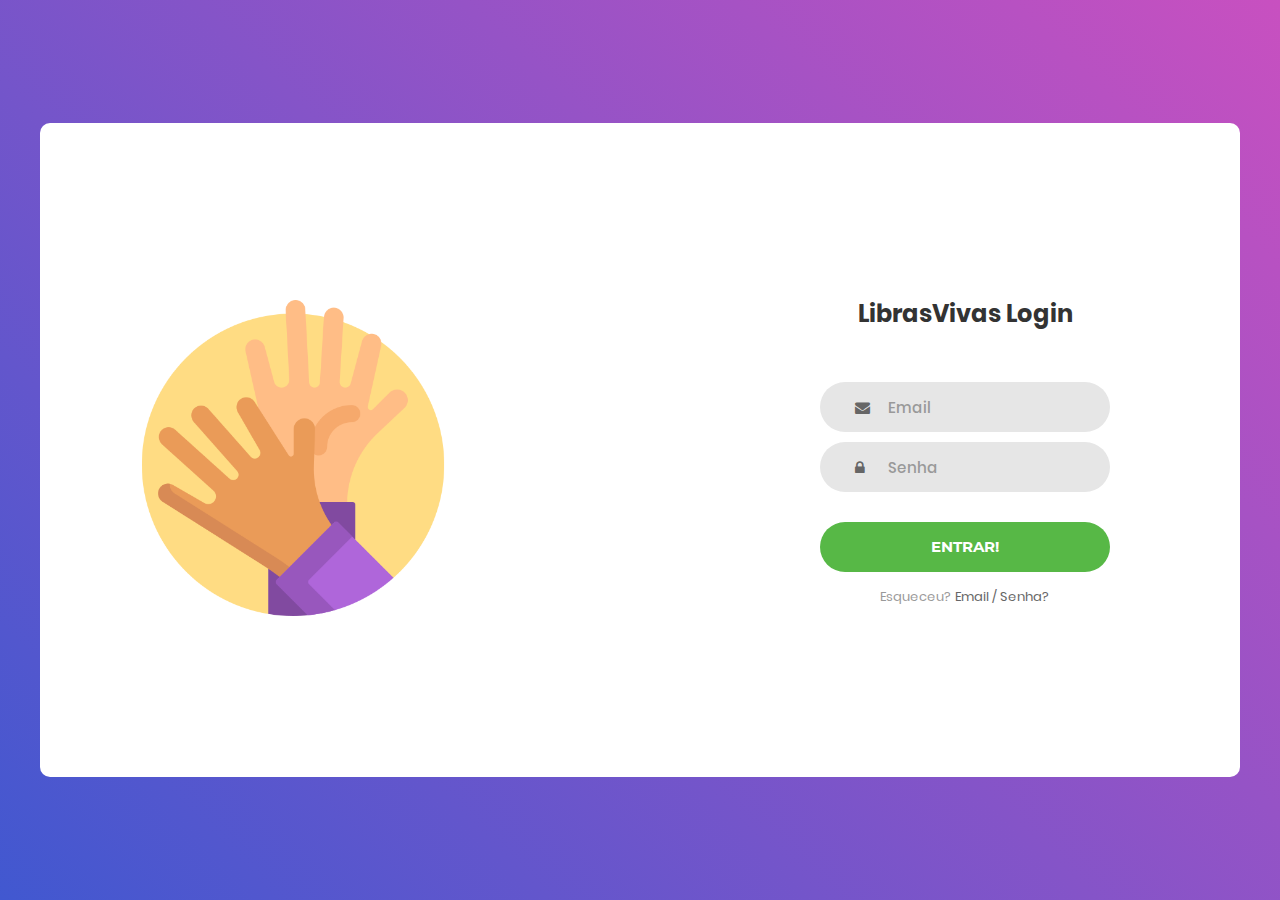
<file: Front-End/index.html>
<!DOCTYPE html>
<html lang="en">
<head>
	<title>LibrasVivas</title>
	<meta charset="UTF-8">
	<meta name="viewport" content="width=device-width, initial-scale=1">
	<!--===============================================================================================-->
	<link rel="icon" type="image/png" href="images/img-01.png" />
	<!--===============================================================================================-->
	<link rel="stylesheet" type="text/css" href="vendor/bootstrap/css/bootstrap.min.css">
	<!--===============================================================================================-->
	<link rel="stylesheet" type="text/css" href="fonts/font-awesome-4.7.0/css/font-awesome.min.css">
	<!--===============================================================================================-->
	<link rel="stylesheet" type="text/css" href="vendor/animate/animate.css">
	<!--===============================================================================================-->
	<link rel="stylesheet" type="text/css" href="vendor/css-hamburgers/hamburgers.min.css">
	<!--===============================================================================================-->
	<link rel="stylesheet" type="text/css" href="vendor/select2/select2.min.css">
	<!--===============================================================================================-->
	<link rel="stylesheet" type="text/css" href="css/util.css">
	<link rel="stylesheet" type="text/css" href="css/main.css">
	<!--===============================================================================================-->
</head>
<body>
	<div class="limiter">
		<div class="container-login100">
			<div class="wrap-login100" style="text-align: center;">
				<div class="login100-pic js-tilt" data-tilt>
					<img src="images/img-01.png" alt="IMG">
				</div>
				<form class="login100-form validate-form">
					<span class="login100-form-title">
						LibrasVivas Login
					</span>
					<div class="wrap-input100 validate-input" data-validate="Insira um E-mail valido: ex@abc.xyz">
						<input class="input100" id="validacaoPagina" type="text" name="email" placeholder="Email">
						<span class="focus-input100"></span>
						<span class="symbol-input100">
							<i class="fa fa-envelope" aria-hidden="true"></i>
						</span>
					</div>

					<div class="wrap-input100 validate-input" data-validate="Uma senha é obrigatoria!">
						<input class="input100" type="password" name="pass" placeholder="Senha">
						<span class="focus-input100"></span>
						<span class="symbol-input100">
							<i class="fa fa-lock" aria-hidden="true"></i>
						</span>
					</div>
					<div class="container-login100-form-btn" style="color:  rgba(93, 135, 255, 0.85);">
						<button class="login100-form-btn"onclick="verificarCredenciais(this.value)">
							Entrar!
						</button>
					</div>
					<div class="text-center p-t-12">
						<span class="txt1" >
							Esqueceu?
						</span>
						<a class="txt2" href="#">
							Email / Senha?
						</a>
					</div>
					<div class="text-center p-t-136">
						<a class="txt2" href="#">
						</a>
					</div>
				</form>
			</div>
		</div>
	</div>




	<!--===============================================================================================-->
	<script src="vendor/jquery/jquery-3.2.1.min.js"></script>
	<!--===============================================================================================-->
	<script src="vendor/bootstrap/js/popper.js"></script>
	<script src="vendor/bootstrap/js/bootstrap.min.js"></script>
	<!--===============================================================================================-->
	<script src="vendor/select2/select2.min.js"></script>
	<!--===============================================================================================-->
	<script src="vendor/tilt/tilt.jquery.min.js"></script>
	<script>
		$('.js-tilt').tilt({
			scale: 1.1
		})
	</script>
	<!--===============================================================================================-->
	<script src="js/main.js"></script>

	<script>

function verificarCredenciais() {
      var inputCredenciais = document.getElementById("validacaoPagina").value;

	  
		if (inputCredenciais === "unisal1@unisal.com" ) {
        window.location.href = "html/index.html";
      } else if (inputCredenciais === "unisal2@unisal.com") {
        window.location.href = "html/Cliente.html";
      }
    }
	</script>
</body>

</html>
</file>
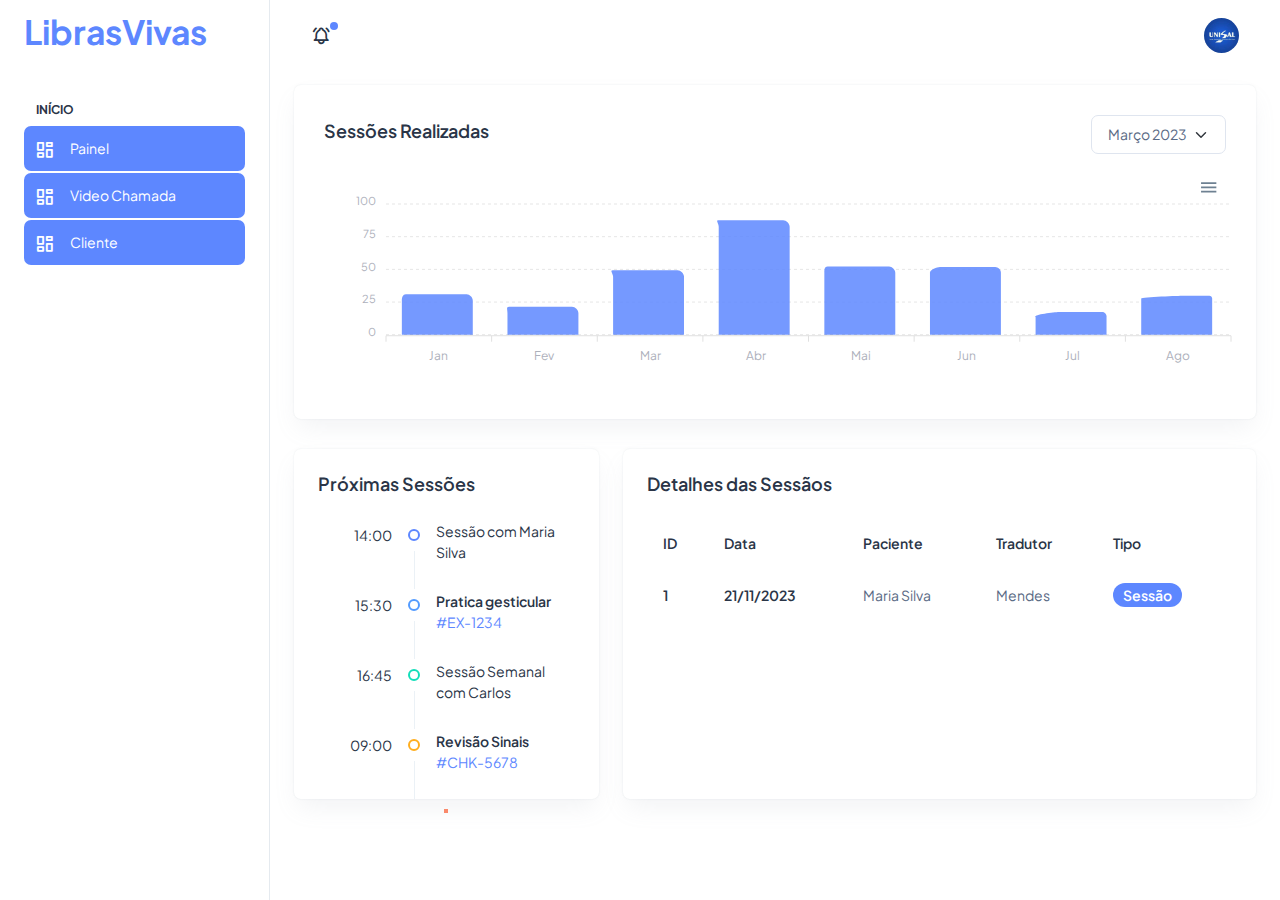
<file: Front-End/html/index.html>
<!doctype html>
<html lang="en">

<head>
  <meta charset="utf-8">
  <meta name="viewport" content="width=device-width, initial-scale=1">
  <title>LibrasVivas</title>
  <link rel="shortcut icon" type="image/png" href="../assets/images/logos/favicon.png" />
  <link rel="stylesheet" href="../assets/css/styles.min.css" />
</head>

<body>
  <!--  Body Wrapper -->
  <!--  Invólucro do Corpo -->
<div class="page-wrapper" id="main-wrapper" data-layout="vertical" data-navbarbg="skin6" data-sidebartype="full"
data-sidebar-position="fixed" data-header-position="fixed">
<!-- Início da Barra Lateral -->
<aside class="left-sidebar">
  <!-- Rolagem da Barra Lateral-->
  <div>
    <div class="brand-logo d-flex align-items-center justify-content-between">
      <a href="./index.html" class="text-nowrap logo-img">
        <h2 style="color:  #5D87FF;"><b style="text-align: center; font-size: larger;">LibrasVivas</b></h2>
      </a>
      <div class="close-btn d-xl-none d-block sidebartoggler cursor-pointer" id="sidebarCollapse">
        <i class="ti ti-x fs-8"></i>
      </div>
    </div>
    <!-- Navegação da Barra Lateral-->
    <nav class="sidebar-nav scroll-sidebar" data-simplebar="">
      <ul id="sidebarnav">
        <li class="nav-small-cap">
          <i class="ti ti-dots nav-small-cap-icon fs-4"></i>
          <span class="hide-menu">Início</span>
        </li>
        <li class="sidebar-item">
          <a class="sidebar-link" href="./index.html" aria-expanded="false">
            <span>
              <i class="ti ti-layout-dashboard"></i>
            </span>
            <span class="hide-menu">Painel</span>
          </a>
          <a class="sidebar-link" href="./videoChamada.html" aria-expanded="false">
            <span>
              <i class="ti ti-layout-dashboard"></i>
            </span>
            <span class="hide-menu">Video Chamada</span>
          </a>
          <a class="sidebar-link" href="./Cliente.html" aria-expanded="false">
            <span>
              <i class="ti ti-layout-dashboard"></i>
            </span>
            <span class="hide-menu">Cliente</span>
          </a>
        </li>
        <!-- <li class="nav-small-cap">
          <i class="ti ti-dots nav-small-cap-icon fs-4"></i>
          <span class="hide-menu">COMPONENTES DE INTERFACE</span>
        </li>
        <li class="sidebar-item">
          <a class="sidebar-link" href="./ui-buttons.html" aria-expanded="false">
            <span>
              <i class="ti ti-article"></i>
            </span>
            <span class="hide-menu">Botões</span>
          </a>
        </li>
        <li class="sidebar-item">
          <a class="sidebar-link" href="./ui-alerts.html" aria-expanded="false">
            <span>
              <i class="ti ti-alert-circle"></i>
            </span>
            <span class="hide-menu">Alertas</span>
          </a>
        </li>
        <li class="sidebar-item">
          <a class="sidebar-link" href="./ui-card.html" aria-expanded="false">
            <span>
              <i class="ti ti-cards"></i>
            </span>
            <span class="hide-menu">Cartão</span>
          </a>
        </li>
        <li class="sidebar-item">
          <a class="sidebar-link" href="./ui-forms.html" aria-expanded="false">
            <span>
              <i class="ti ti-file-description"></i>
            </span>
            <span class="hide-menu">Formulários</span>
          </a>
        </li>
        <li class="sidebar-item">
          <a class="sidebar-link" href="./ui-typography.html" aria-expanded="false">
            <span>
              <i class="ti ti-typography"></i>
            </span>
            <span class="hide-menu">Tipografia</span>
          </a>
        </li> -->
        
          </ul>
          
        </nav>
        <!-- End Sidebar navigation -->
      </div>
      <!-- End Sidebar scroll-->
    </aside>
    <!--  Sidebar End -->
    <!--  Main wrapper -->
    <div class="body-wrapper">
      <!--  Header Start -->
      <header class="app-header">
        <nav class="navbar navbar-expand-lg navbar-light">
          <ul class="navbar-nav">
            <li class="nav-item d-block d-xl-none">
              <a class="nav-link sidebartoggler nav-icon-hover" id="headerCollapse" href="javascript:void(0)">
                <i class="ti ti-menu-2"></i>
              </a>
            </li>
            <li class="nav-item">
              <a class="nav-link nav-icon-hover" href="javascript:void(0)">
                <i class="ti ti-bell-ringing"></i>
                <div class="notification bg-primary rounded-circle"></div>
              </a>
            </li>
          </ul>
          <div class="navbar-collapse justify-content-end px-0" id="navbarNav">
            <ul class="navbar-nav flex-row ms-auto align-items-center justify-content-end">
              <li class="nav-item dropdown">
                <a class="nav-link nav-icon-hover" href="javascript:void(0)" id="drop2" data-bs-toggle="dropdown"
                  aria-expanded="false">
                  <img src="../assets/images/profile/user-1.jpg" alt="" width="35" height="35" class="rounded-circle">
                </a>
                <div class="dropdown-menu dropdown-menu-end dropdown-menu-animate-up" aria-labelledby="drop2">
                  <div class="message-body">
                    <a href="javascript:void(0)" class="d-flex align-items-center gap-2 dropdown-item">
                      <i class="ti ti-user fs-6"></i>
                      <p class="mb-0 fs-3">Meu Perfil</p>
                    </a>
                    <a href="javascript:void(0)" class="d-flex align-items-center gap-2 dropdown-item">
                      <i class="ti ti-mail fs-6"></i>
                      <p class="mb-0 fs-3">Minha Conta</p>
                    </a>
                    <a href="javascript:void(0)" class="d-flex align-items-center gap-2 dropdown-item">
                      <i class="ti ti-list-check fs-6"></i>
                      <p class="mb-0 fs-3">Minhas Tarefas</p>
                    </a>
                    <a href="../index.html" class="btn btn-outline-primary mx-3 mt-2 d-block">Sair</a>
                  </div>
                </div>
              </li>
            </ul>
          </div>
          
        </nav>
      </header>
      <!--  Header End -->
      <div class="container-fluid">
        <!--  Row 1 -->
        <div class="row">
          <div class="col-lg-12 d-flex align-items-strech">
            <div class="card w-100">
              <div class="card-body">
                <div class="d-sm-flex d-block align-items-center justify-content-between mb-9">
                  <div class="mb-3 mb-sm-0">
                    <h5 class="card-title fw-semibold">Sessões Realizadas</h5>
                  </div>
                  <div>
                    <select class="form-select">
                      <option value="1">Março 2023</option>
                      <option value="2">Abril 2023</option>
                      <option value="3">Maio 2023</option>
                      <option value="4">Junho 2023</option>
                    </select>
                  </div>
                </div>
                <div id="chart"></div>
              </div>
            </div>
          </div>
          <div class="col-lg-4">
          </div>
        </div>
        <div class="row">
          <div class="col-lg-4 d-flex align-items-stretch">
            <div class="card w-100">
              <div class="card-body p-4">
                <div class="mb-4">
                  <h5 class="card-title fw-semibold">Próximas Sessões</h5>
                </div>
                <ul class="timeline-widget mb-0 position-relative mb-n5">
                  <li class="timeline-item d-flex position-relative overflow-hidden">
                    <div class="timeline-time text-dark flex-shrink-0 text-end">14:00</div>
                    <div class="timeline-badge-wrap d-flex flex-column align-items-center">
                      <span class="timeline-badge border-2 border border-primary flex-shrink-0 my-8"></span>
                      <span class="timeline-badge-border d-block flex-shrink-0"></span>
                    </div>
                    <div class="timeline-desc fs-3 text-dark mt-n1">Sessão com Maria Silva</div>
                  </li>
                  <li class="timeline-item d-flex position-relative overflow-hidden">
                    <div class="timeline-time text-dark flex-shrink-0 text-end">15:30</div>
                    <div class="timeline-badge-wrap d-flex flex-column align-items-center">
                      <span class="timeline-badge border-2 border border-info flex-shrink-0 my-8"></span>
                      <span class="timeline-badge-border d-block flex-shrink-0"></span>
                    </div>
                    <div class="timeline-desc fs-3 text-dark mt-n1 fw-semibold">Pratica gesticular <a
                        href="javascript:void(0)" class="text-primary d-block fw-normal">#EX-1234</a>
                    </div>
                  </li>
                  <li class="timeline-item d-flex position-relative overflow-hidden">
                    <div class="timeline-time text-dark flex-shrink-0 text-end">16:45</div>
                    <div class="timeline-badge-wrap d-flex flex-column align-items-center">
                      <span class="timeline-badge border-2 border border-success flex-shrink-0 my-8"></span>
                      <span class="timeline-badge-border d-block flex-shrink-0"></span>
                    </div>
                    <div class="timeline-desc fs-3 text-dark mt-n1">Sessão Semanal com Carlos</div>
                  </li>
                  <li class="timeline-item d-flex position-relative overflow-hidden">
                    <div class="timeline-time text-dark flex-shrink-0 text-end">09:00</div>
                    <div class="timeline-badge-wrap d-flex flex-column align-items-center">
                      <span class="timeline-badge border-2 border border-warning flex-shrink-0 my-8"></span>
                      <span class="timeline-badge-border d-block flex-shrink-0"></span>
                    </div>
                    <div class="timeline-desc fs-3 text-dark mt-n1 fw-semibold">Revisão Sinais <a
                        href="javascript:void(0)" class="text-primary d-block fw-normal">#CHK-5678</a>
                    </div>
                  </li>

                    <div class="timeline-badge-wrap d-flex flex-column align-items-center">
                      <span class="timeline-badge border-2 border border-danger flex-shrink-0 my-8"></span>
                      <span class="timeline-badge-border d-block flex-shrink-0"></span>
                    </div>
                  </li>
                </ul>
              </div>
            </div>
          </div>
          <div class="col-lg-8 d-flex align-items-stretch">
            <div class="card w-100">
              <div class="card-body p-4">
                <h5 class="card-title fw-semibold mb-4">Detalhes das Sessãos</h5>
                <div class="table-responsive">
                  <table class="table text-nowrap mb-0 align-middle">
                    <thead class="text-dark fs-4">
                      <tr>
                        <th class="border-bottom-0">
                          <h6 class="fw-semibold mb-0">ID</h6>
                        </th>
                        <th class="border-bottom-0">
                          <h6 class="fw-semibold mb-0">Data</h6>
                        </th>
                        <th class="border-bottom-0">
                          <h6 class="fw-semibold mb-0">Paciente</h6>
                        </th>
                        <th class="border-bottom-0">
                          <h6 class="fw-semibold mb-0">Tradutor</h6>
                        </th>
                        <th class="border-bottom-0">
                          <h6 class="fw-semibold mb-0">Tipo</h6>
                        </th>
                      </tr>
                    </thead>
                    <tbody>
                      <tr>
                        <td class="border-bottom-0"><h6 class="fw-semibold mb-0">1</h6></td>
                        <td class="border-bottom-0">
                          <h6 class="fw-semibold mb-0">21/11/2023</h6>
                        </td>
                        <td class="border-bottom-0">
                          <p class="mb-0 fw-normal">Maria Silva</p>
                        </td>
                        <td class="border-bottom-0">
                          <p class="mb-0 fw-normal">Mendes</p>
                        </td>
                        <td class="border-bottom-0">
                          <span class="badge bg-primary rounded-3 fw-semibold">Sessão</span>
                        </td>
                      </tr>
                      <!-- Adicionar mais linhas para Sessãos adicionais -->
                    </tbody>
                  </table>
                </div>
              </div>
            </div>
          </div>
        </div>
      </div>
    </div>
  </div>
  <script src="../assets/libs/jquery/dist/jquery.min.js"></script>
  <script src="../assets/libs/bootstrap/dist/js/bootstrap.bundle.min.js"></script>
  <script src="../assets/js/sidebarmenu.js"></script>
  <script src="../assets/js/app.min.js"></script>
  <script src="../assets/libs/apexcharts/dist/apexcharts.min.js"></script>
  <script src="../assets/libs/simplebar/dist/simplebar.js"></script>
  <script src="../assets/js/dashboard.js"></script>
</body>

</html>
</file>
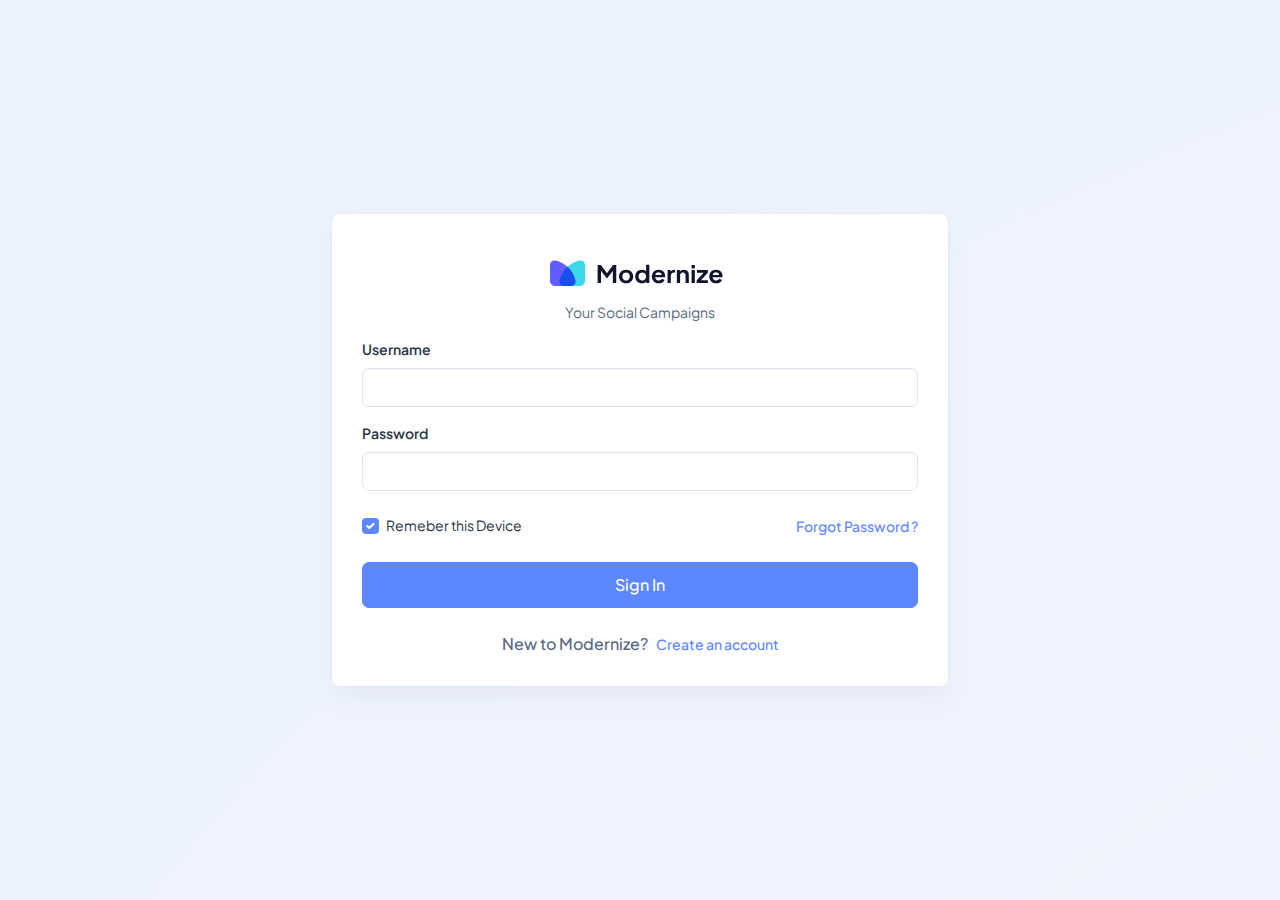
<file: Front-End/html/authentication-login.html>
<!doctype html>
<html lang="en">

<head>
  <meta charset="utf-8">
  <meta name="viewport" content="width=device-width, initial-scale=1">
  <title>Modernize Free</title>
  <link rel="shortcut icon" type="image/png" href="../assets/images/logos/favicon.png" />
  <link rel="stylesheet" href="../assets/css/styles.min.css" />
</head>

<body>
  <!--  Body Wrapper -->
  <div class="page-wrapper" id="main-wrapper" data-layout="vertical" data-navbarbg="skin6" data-sidebartype="full"
    data-sidebar-position="fixed" data-header-position="fixed">
    <div
      class="position-relative overflow-hidden radial-gradient min-vh-100 d-flex align-items-center justify-content-center">
      <div class="d-flex align-items-center justify-content-center w-100">
        <div class="row justify-content-center w-100">
          <div class="col-md-8 col-lg-6 col-xxl-3">
            <div class="card mb-0">
              <div class="card-body">
                <a href="./index.html" class="text-nowrap logo-img text-center d-block py-3 w-100">
                  <img src="../assets/images/logos/dark-logo.svg" width="180" alt="">
                </a>
                <p class="text-center">Your Social Campaigns</p>
                <form>
                  <div class="mb-3">
                    <label for="exampleInputEmail1" class="form-label">Username</label>
                    <input type="email" class="form-control" id="exampleInputEmail1" aria-describedby="emailHelp">
                  </div>
                  <div class="mb-4">
                    <label for="exampleInputPassword1" class="form-label">Password</label>
                    <input type="password" class="form-control" id="exampleInputPassword1">
                  </div>
                  <div class="d-flex align-items-center justify-content-between mb-4">
                    <div class="form-check">
                      <input class="form-check-input primary" type="checkbox" value="" id="flexCheckChecked" checked>
                      <label class="form-check-label text-dark" for="flexCheckChecked">
                        Remeber this Device
                      </label>
                    </div>
                    <a class="text-primary fw-bold" href="./index.html">Forgot Password ?</a>
                  </div>
                  <a href="./index.html" class="btn btn-primary w-100 py-8 fs-4 mb-4 rounded-2">Sign In</a>
                  <div class="d-flex align-items-center justify-content-center">
                    <p class="fs-4 mb-0 fw-bold">New to Modernize?</p>
                    <a class="text-primary fw-bold ms-2" href="./authentication-register.html">Create an account</a>
                  </div>
                </form>
              </div>
            </div>
          </div>
        </div>
      </div>
    </div>
  </div>
  <script src="../assets/libs/jquery/dist/jquery.min.js"></script>
  <script src="../assets/libs/bootstrap/dist/js/bootstrap.bundle.min.js"></script>
</body>

</html>
</file>
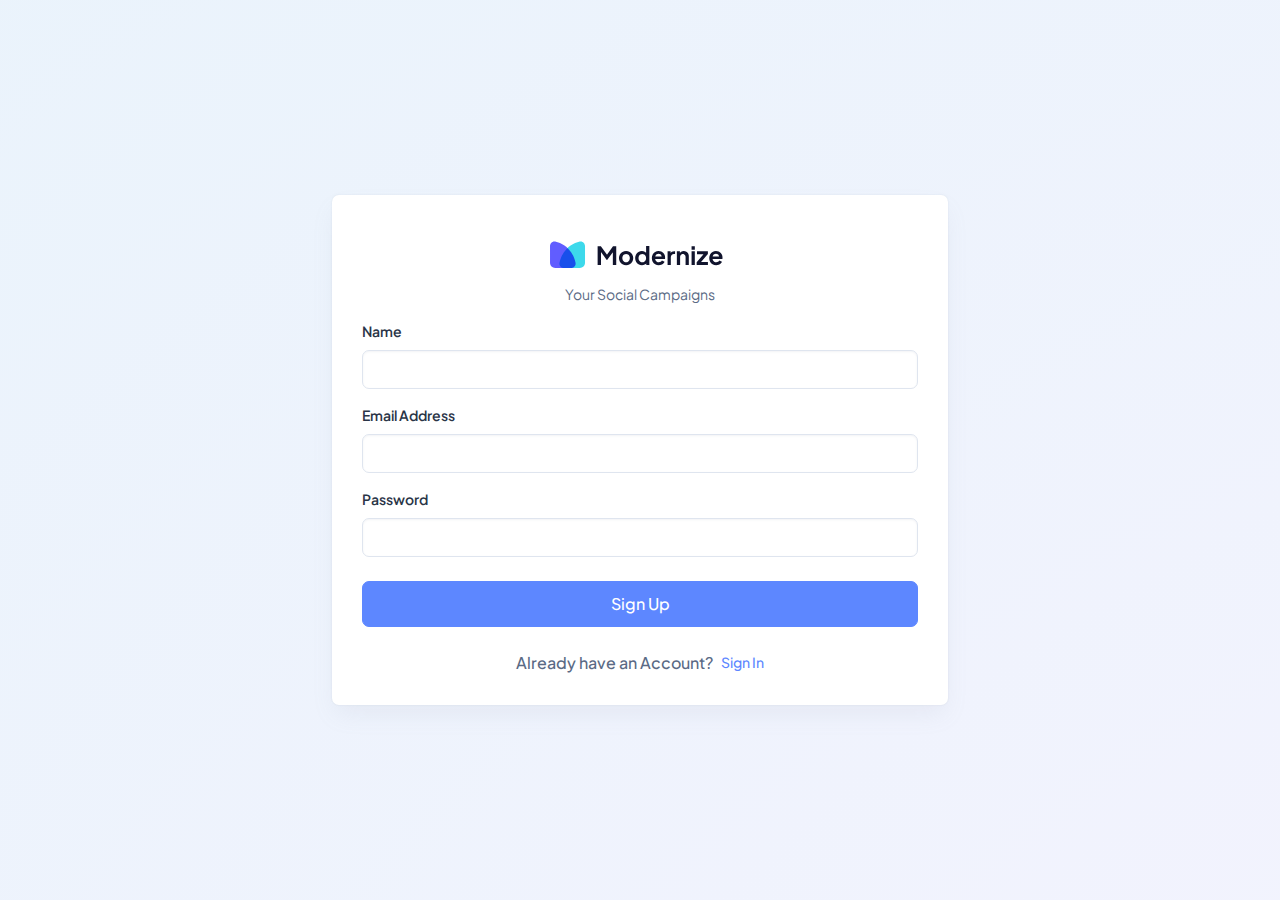
<file: Front-End/html/authentication-register.html>
<!doctype html>
<html lang="en">

<head>
  <meta charset="utf-8">
  <meta name="viewport" content="width=device-width, initial-scale=1">
  <title>LibrasVivas</title>
  <link rel="shortcut icon" type="image/png" href="../assets/images/logos/favicon.png" />
  <link rel="stylesheet" href="../assets/css/styles.min.css" />
</head>

<body>
  <!--  Body Wrapper -->
  <div class="page-wrapper" id="main-wrapper" data-layout="vertical" data-navbarbg="skin6" data-sidebartype="full"
    data-sidebar-position="fixed" data-header-position="fixed">
    <div
      class="position-relative overflow-hidden radial-gradient min-vh-100 d-flex align-items-center justify-content-center">
      <div class="d-flex align-items-center justify-content-center w-100">
        <div class="row justify-content-center w-100">
          <div class="col-md-8 col-lg-6 col-xxl-3">
            <div class="card mb-0">
              <div class="card-body">
                <a href="./index.html" class="text-nowrap logo-img text-center d-block py-3 w-100">
                  <img src="../assets/images/logos/dark-logo.svg" width="180" alt="">
                </a>
                <p class="text-center">Your Social Campaigns</p>
                <form>
                  <div class="mb-3">
                    <label for="exampleInputtext1" class="form-label">Name</label>
                    <input type="text" class="form-control" id="exampleInputtext1" aria-describedby="textHelp">
                  </div>
                  <div class="mb-3">
                    <label for="exampleInputEmail1" class="form-label">Email Address</label>
                    <input type="email" class="form-control" id="exampleInputEmail1" aria-describedby="emailHelp">
                  </div>
                  <div class="mb-4">
                    <label for="exampleInputPassword1" class="form-label">Password</label>
                    <input type="password" class="form-control" id="exampleInputPassword1">
                  </div>
                  <a href="./index.html" class="btn btn-primary w-100 py-8 fs-4 mb-4 rounded-2">Sign Up</a>
                  <div class="d-flex align-items-center justify-content-center">
                    <p class="fs-4 mb-0 fw-bold">Already have an Account?</p>
                    <a class="text-primary fw-bold ms-2" href="./authentication-login.html">Sign In</a>
                  </div>
                </form>
              </div>
            </div>
          </div>
        </div>
      </div>
    </div>
  </div>
  <script src="../assets/libs/jquery/dist/jquery.min.js"></script>
  <script src="../assets/libs/bootstrap/dist/js/bootstrap.bundle.min.js"></script>
</body>

</html>
</file>
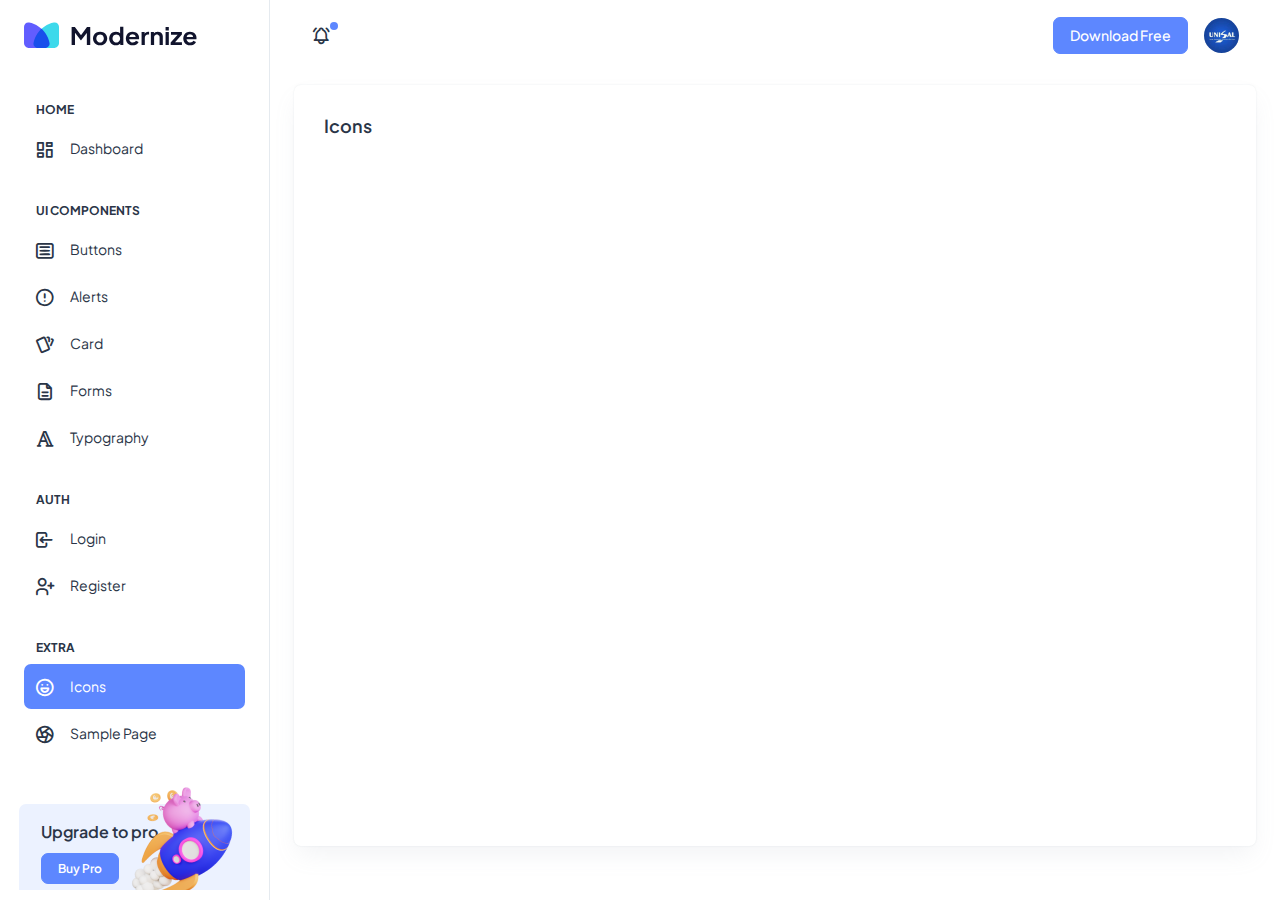
<file: Front-End/html/icon-tabler.html>
<!doctype html>
<html lang="en">

<head>
  <meta charset="utf-8">
  <meta name="viewport" content="width=device-width, initial-scale=1">
  <title>Modernize Free</title>
  <link rel="shortcut icon" type="image/png" href="../assets/images/logos/favicon.png" />
  <link rel="stylesheet" href="../assets/css/styles.min.css" />
</head>

<body>
  <!--  Body Wrapper -->
  <div class="page-wrapper" id="main-wrapper" data-layout="vertical" data-navbarbg="skin6" data-sidebartype="full"
    data-sidebar-position="fixed" data-header-position="fixed">
    <!-- Sidebar Start -->
    <aside class="left-sidebar">
      <!-- Sidebar scroll-->
      <div>
        <div class="brand-logo d-flex align-items-center justify-content-between">
          <a href="./index.html" class="text-nowrap logo-img">
            <img src="../assets/images/logos/dark-logo.svg" width="180" alt="" />
          </a>
          <div class="close-btn d-xl-none d-block sidebartoggler cursor-pointer" id="sidebarCollapse">
            <i class="ti ti-x fs-8"></i>
          </div>
        </div>
        <!-- Sidebar navigation-->
        <nav class="sidebar-nav scroll-sidebar" data-simplebar="">
          <ul id="sidebarnav">
            <li class="nav-small-cap">
              <i class="ti ti-dots nav-small-cap-icon fs-4"></i>
              <span class="hide-menu">Home</span>
            </li>
            <li class="sidebar-item">
              <a class="sidebar-link" href="./index.html" aria-expanded="false">
                <span>
                  <i class="ti ti-layout-dashboard"></i>
                </span>
                <span class="hide-menu">Dashboard</span>
              </a>
            </li>
            <li class="nav-small-cap">
              <i class="ti ti-dots nav-small-cap-icon fs-4"></i>
              <span class="hide-menu">UI COMPONENTS</span>
            </li>
            <li class="sidebar-item">
              <a class="sidebar-link" href="./ui-buttons.html" aria-expanded="false">
                <span>
                  <i class="ti ti-article"></i>
                </span>
                <span class="hide-menu">Buttons</span>
              </a>
            </li>
            <li class="sidebar-item">
              <a class="sidebar-link" href="./ui-alerts.html" aria-expanded="false">
                <span>
                  <i class="ti ti-alert-circle"></i>
                </span>
                <span class="hide-menu">Alerts</span>
              </a>
            </li>
            <li class="sidebar-item">
              <a class="sidebar-link" href="./ui-card.html" aria-expanded="false">
                <span>
                  <i class="ti ti-cards"></i>
                </span>
                <span class="hide-menu">Card</span>
              </a>
            </li>
            <li class="sidebar-item">
              <a class="sidebar-link" href="./ui-forms.html" aria-expanded="false">
                <span>
                  <i class="ti ti-file-description"></i>
                </span>
                <span class="hide-menu">Forms</span>
              </a>
            </li>
            <li class="sidebar-item">
              <a class="sidebar-link" href="./ui-typography.html" aria-expanded="false">
                <span>
                  <i class="ti ti-typography"></i>
                </span>
                <span class="hide-menu">Typography</span>
              </a>
            </li>
            <li class="nav-small-cap">
              <i class="ti ti-dots nav-small-cap-icon fs-4"></i>
              <span class="hide-menu">AUTH</span>
            </li>
            <li class="sidebar-item">
              <a class="sidebar-link" href="./authentication-login.html" aria-expanded="false">
                <span>
                  <i class="ti ti-login"></i>
                </span>
                <span class="hide-menu">Login</span>
              </a>
            </li>
            <li class="sidebar-item">
              <a class="sidebar-link" href="./authentication-register.html" aria-expanded="false">
                <span>
                  <i class="ti ti-user-plus"></i>
                </span>
                <span class="hide-menu">Register</span>
              </a>
            </li>
            <li class="nav-small-cap">
              <i class="ti ti-dots nav-small-cap-icon fs-4"></i>
              <span class="hide-menu">EXTRA</span>
            </li>
            <li class="sidebar-item">
              <a class="sidebar-link" href="./icon-tabler.html" aria-expanded="false">
                <span>
                  <i class="ti ti-mood-happy"></i>
                </span>
                <span class="hide-menu">Icons</span>
              </a>
            </li>
            <li class="sidebar-item">
              <a class="sidebar-link" href="./sample-page.html" aria-expanded="false">
                <span>
                  <i class="ti ti-aperture"></i>
                </span>
                <span class="hide-menu">Sample Page</span>
              </a>
            </li>
          </ul>
          <div class="unlimited-access hide-menu bg-light-primary position-relative mb-7 mt-5 rounded">
            <div class="d-flex">
              <div class="unlimited-access-title me-3">
                <h6 class="fw-semibold fs-4 mb-6 text-dark w-85">Upgrade to pro</h6>
                <a href="https://adminmart.com/product/modernize-bootstrap-5-admin-template/" target="_blank" class="btn btn-primary fs-2 fw-semibold lh-sm">Buy Pro</a>
              </div>
              <div class="unlimited-access-img">
                <img src="../assets/images/backgrounds/rocket.png" alt="" class="img-fluid">
              </div>
            </div>
          </div>
        </nav>
        <!-- End Sidebar navigation -->
      </div>
      <!-- End Sidebar scroll-->
    </aside>
    <!--  Sidebar End -->
    <!--  Main wrapper -->
    <div class="body-wrapper">
      <!--  Header Start -->
      <header class="app-header">
        <nav class="navbar navbar-expand-lg navbar-light">
          <ul class="navbar-nav">
            <li class="nav-item d-block d-xl-none">
              <a class="nav-link sidebartoggler nav-icon-hover" id="headerCollapse" href="javascript:void(0)">
                <i class="ti ti-menu-2"></i>
              </a>
            </li>
            <li class="nav-item">
              <a class="nav-link nav-icon-hover" href="javascript:void(0)">
                <i class="ti ti-bell-ringing"></i>
                <div class="notification bg-primary rounded-circle"></div>
              </a>
            </li>
          </ul>
          <div class="navbar-collapse justify-content-end px-0" id="navbarNav">
            <ul class="navbar-nav flex-row ms-auto align-items-center justify-content-end">
              <a href="https://adminmart.com/product/modernize-free-bootstrap-admin-dashboard/" target="_blank" class="btn btn-primary">Download Free</a>
              <li class="nav-item dropdown">
                <a class="nav-link nav-icon-hover" href="javascript:void(0)" id="drop2" data-bs-toggle="dropdown"
                  aria-expanded="false">
                  <img src="../assets/images/profile/user-1.jpg" alt="" width="35" height="35" class="rounded-circle">
                </a>
                <div class="dropdown-menu dropdown-menu-end dropdown-menu-animate-up" aria-labelledby="drop2">
                  <div class="message-body">
                    <a href="javascript:void(0)" class="d-flex align-items-center gap-2 dropdown-item">
                      <i class="ti ti-user fs-6"></i>
                      <p class="mb-0 fs-3">My Profile</p>
                    </a>
                    <a href="javascript:void(0)" class="d-flex align-items-center gap-2 dropdown-item">
                      <i class="ti ti-mail fs-6"></i>
                      <p class="mb-0 fs-3">My Account</p>
                    </a>
                    <a href="javascript:void(0)" class="d-flex align-items-center gap-2 dropdown-item">
                      <i class="ti ti-list-check fs-6"></i>
                      <p class="mb-0 fs-3">My Task</p>
                    </a>
                    <a href="./authentication-login.html" class="btn btn-outline-primary mx-3 mt-2 d-block">Logout</a>
                  </div>
                </div>
              </li>
            </ul>
          </div>
        </nav>
      </header>
      <!--  Header End -->
      <div class="container-fluid">
        <div class="card w-100 h-100 position-relative overflow-hidden">
          <div class="card-body">
            <h5 class="card-title fw-semibold mb-4">Icons</h5>
            <iframe src="https://tabler-icons.io/" frameborder="0" style="height: calc(100vh - 250px); width: 100%;"
              data-simplebar=""></iframe>
          </div>
        </div>
      </div>
    </div>
  </div>
  <script src="../assets/libs/jquery/dist/jquery.min.js"></script>
  <script src="../assets/libs/bootstrap/dist/js/bootstrap.bundle.min.js"></script>
  <script src="../assets/js/sidebarmenu.js"></script>
  <script src="../assets/js/app.min.js"></script>
  <script src="../assets/libs/simplebar/dist/simplebar.js"></script>
</body>

</html>
</file>
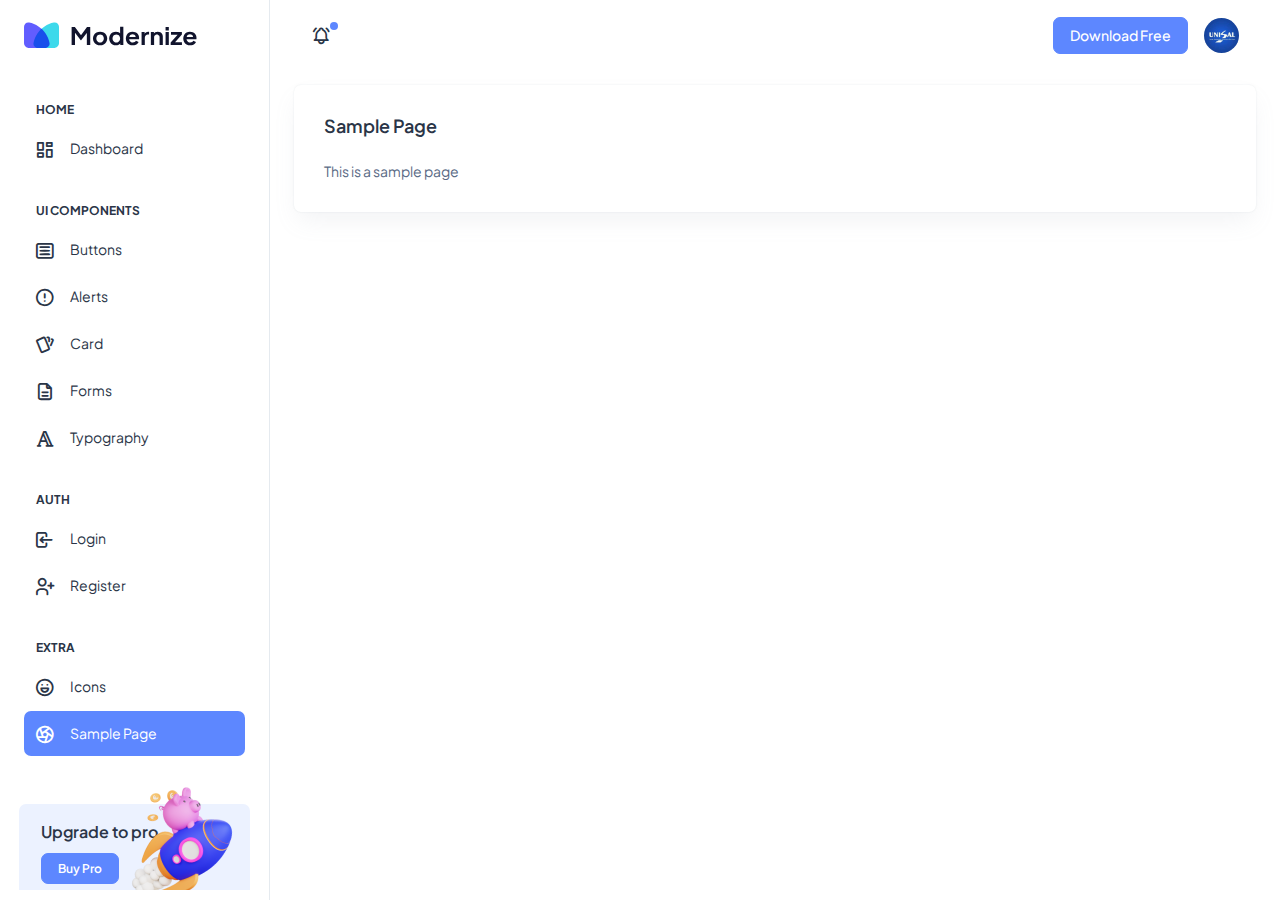
<file: Front-End/html/sample-page.html>
<!doctype html>
<html lang="en">

<head>
  <meta charset="utf-8">
  <meta name="viewport" content="width=device-width, initial-scale=1">
  <title>Modernize Free</title>
  <link rel="shortcut icon" type="image/png" href="../assets/images/logos/favicon.png" />
  <link rel="stylesheet" href="../assets/css/styles.min.css" />
</head>

<body>
  <!--  Body Wrapper -->
  <div class="page-wrapper" id="main-wrapper" data-layout="vertical" data-navbarbg="skin6" data-sidebartype="full"
    data-sidebar-position="fixed" data-header-position="fixed">
    <!-- Sidebar Start -->
    <aside class="left-sidebar">
      <!-- Sidebar scroll-->
      <div>
        <div class="brand-logo d-flex align-items-center justify-content-between">
          <a href="./index.html" class="text-nowrap logo-img">
            <img src="../assets/images/logos/dark-logo.svg" width="180" alt="" />
          </a>
          <div class="close-btn d-xl-none d-block sidebartoggler cursor-pointer" id="sidebarCollapse">
            <i class="ti ti-x fs-8"></i>
          </div>
        </div>
        <!-- Sidebar navigation-->
        <nav class="sidebar-nav scroll-sidebar" data-simplebar="">
          <ul id="sidebarnav">
            <li class="nav-small-cap">
              <i class="ti ti-dots nav-small-cap-icon fs-4"></i>
              <span class="hide-menu">Home</span>
            </li>
            <li class="sidebar-item">
              <a class="sidebar-link" href="./index.html" aria-expanded="false">
                <span>
                  <i class="ti ti-layout-dashboard"></i>
                </span>
                <span class="hide-menu">Dashboard</span>
              </a>
            </li>
            <li class="nav-small-cap">
              <i class="ti ti-dots nav-small-cap-icon fs-4"></i>
              <span class="hide-menu">UI COMPONENTS</span>
            </li>
            <li class="sidebar-item">
              <a class="sidebar-link" href="./ui-buttons.html" aria-expanded="false">
                <span>
                  <i class="ti ti-article"></i>
                </span>
                <span class="hide-menu">Buttons</span>
              </a>
            </li>
            <li class="sidebar-item">
              <a class="sidebar-link" href="./ui-alerts.html" aria-expanded="false">
                <span>
                  <i class="ti ti-alert-circle"></i>
                </span>
                <span class="hide-menu">Alerts</span>
              </a>
            </li>
            <li class="sidebar-item">
              <a class="sidebar-link" href="./ui-card.html" aria-expanded="false">
                <span>
                  <i class="ti ti-cards"></i>
                </span>
                <span class="hide-menu">Card</span>
              </a>
            </li>
            <li class="sidebar-item">
              <a class="sidebar-link" href="./ui-forms.html" aria-expanded="false">
                <span>
                  <i class="ti ti-file-description"></i>
                </span>
                <span class="hide-menu">Forms</span>
              </a>
            </li>
            <li class="sidebar-item">
              <a class="sidebar-link" href="./ui-typography.html" aria-expanded="false">
                <span>
                  <i class="ti ti-typography"></i>
                </span>
                <span class="hide-menu">Typography</span>
              </a>
            </li>
            <li class="nav-small-cap">
              <i class="ti ti-dots nav-small-cap-icon fs-4"></i>
              <span class="hide-menu">AUTH</span>
            </li>
            <li class="sidebar-item">
              <a class="sidebar-link" href="./authentication-login.html" aria-expanded="false">
                <span>
                  <i class="ti ti-login"></i>
                </span>
                <span class="hide-menu">Login</span>
              </a>
            </li>
            <li class="sidebar-item">
              <a class="sidebar-link" href="./authentication-register.html" aria-expanded="false">
                <span>
                  <i class="ti ti-user-plus"></i>
                </span>
                <span class="hide-menu">Register</span>
              </a>
            </li>
            <li class="nav-small-cap">
              <i class="ti ti-dots nav-small-cap-icon fs-4"></i>
              <span class="hide-menu">EXTRA</span>
            </li>
            <li class="sidebar-item">
              <a class="sidebar-link" href="./icon-tabler.html" aria-expanded="false">
                <span>
                  <i class="ti ti-mood-happy"></i>
                </span>
                <span class="hide-menu">Icons</span>
              </a>
            </li>
            <li class="sidebar-item">
              <a class="sidebar-link" href="./sample-page.html" aria-expanded="false">
                <span>
                  <i class="ti ti-aperture"></i>
                </span>
                <span class="hide-menu">Sample Page</span>
              </a>
            </li>
          </ul>
          <div class="unlimited-access hide-menu bg-light-primary position-relative mb-7 mt-5 rounded">
            <div class="d-flex">
              <div class="unlimited-access-title me-3">
                <h6 class="fw-semibold fs-4 mb-6 text-dark w-85">Upgrade to pro</h6>
                <a href="https://adminmart.com/product/modernize-bootstrap-5-admin-template/" target="_blank" class="btn btn-primary fs-2 fw-semibold lh-sm">Buy Pro</a>
              </div>
              <div class="unlimited-access-img">
                <img src="../assets/images/backgrounds/rocket.png" alt="" class="img-fluid">
              </div>
            </div>
          </div>
        </nav>
        <!-- End Sidebar navigation -->
      </div>
      <!-- End Sidebar scroll-->
    </aside>
    <!--  Sidebar End -->
    <!--  Main wrapper -->
    <div class="body-wrapper">
      <!--  Header Start -->
      <header class="app-header">
        <nav class="navbar navbar-expand-lg navbar-light">
          <ul class="navbar-nav">
            <li class="nav-item d-block d-xl-none">
              <a class="nav-link sidebartoggler nav-icon-hover" id="headerCollapse" href="javascript:void(0)">
                <i class="ti ti-menu-2"></i>
              </a>
            </li>
            <li class="nav-item">
              <a class="nav-link nav-icon-hover" href="javascript:void(0)">
                <i class="ti ti-bell-ringing"></i>
                <div class="notification bg-primary rounded-circle"></div>
              </a>
            </li>
          </ul>
          <div class="navbar-collapse justify-content-end px-0" id="navbarNav">
            <ul class="navbar-nav flex-row ms-auto align-items-center justify-content-end">
              <a href="https://adminmart.com/product/modernize-free-bootstrap-admin-dashboard/" target="_blank" class="btn btn-primary">Download Free</a>
              <li class="nav-item dropdown">
                <a class="nav-link nav-icon-hover" href="javascript:void(0)" id="drop2" data-bs-toggle="dropdown"
                  aria-expanded="false">
                  <img src="../assets/images/profile/user-1.jpg" alt="" width="35" height="35" class="rounded-circle">
                </a>
                <div class="dropdown-menu dropdown-menu-end dropdown-menu-animate-up" aria-labelledby="drop2">
                  <div class="message-body">
                    <a href="javascript:void(0)" class="d-flex align-items-center gap-2 dropdown-item">
                      <i class="ti ti-user fs-6"></i>
                      <p class="mb-0 fs-3">My Profile</p>
                    </a>
                    <a href="javascript:void(0)" class="d-flex align-items-center gap-2 dropdown-item">
                      <i class="ti ti-mail fs-6"></i>
                      <p class="mb-0 fs-3">My Account</p>
                    </a>
                    <a href="javascript:void(0)" class="d-flex align-items-center gap-2 dropdown-item">
                      <i class="ti ti-list-check fs-6"></i>
                      <p class="mb-0 fs-3">My Task</p>
                    </a>
                    <a href="./authentication-login.html" class="btn btn-outline-primary mx-3 mt-2 d-block">Logout</a>
                  </div>
                </div>
              </li>
            </ul>
          </div>
        </nav>
      </header>
      <!--  Header End -->
      <div class="container-fluid">
        <div class="card">
          <div class="card-body">
            <h5 class="card-title fw-semibold mb-4">Sample Page</h5>
            <p class="mb-0">This is a sample page </p>
          </div>
        </div>
      </div>
    </div>
  </div>
  <script src="../assets/libs/jquery/dist/jquery.min.js"></script>
  <script src="../assets/libs/bootstrap/dist/js/bootstrap.bundle.min.js"></script>
  <script src="../assets/js/sidebarmenu.js"></script>
  <script src="../assets/js/app.min.js"></script>
  <script src="../assets/libs/simplebar/dist/simplebar.js"></script>
</body>

</html>
</file>
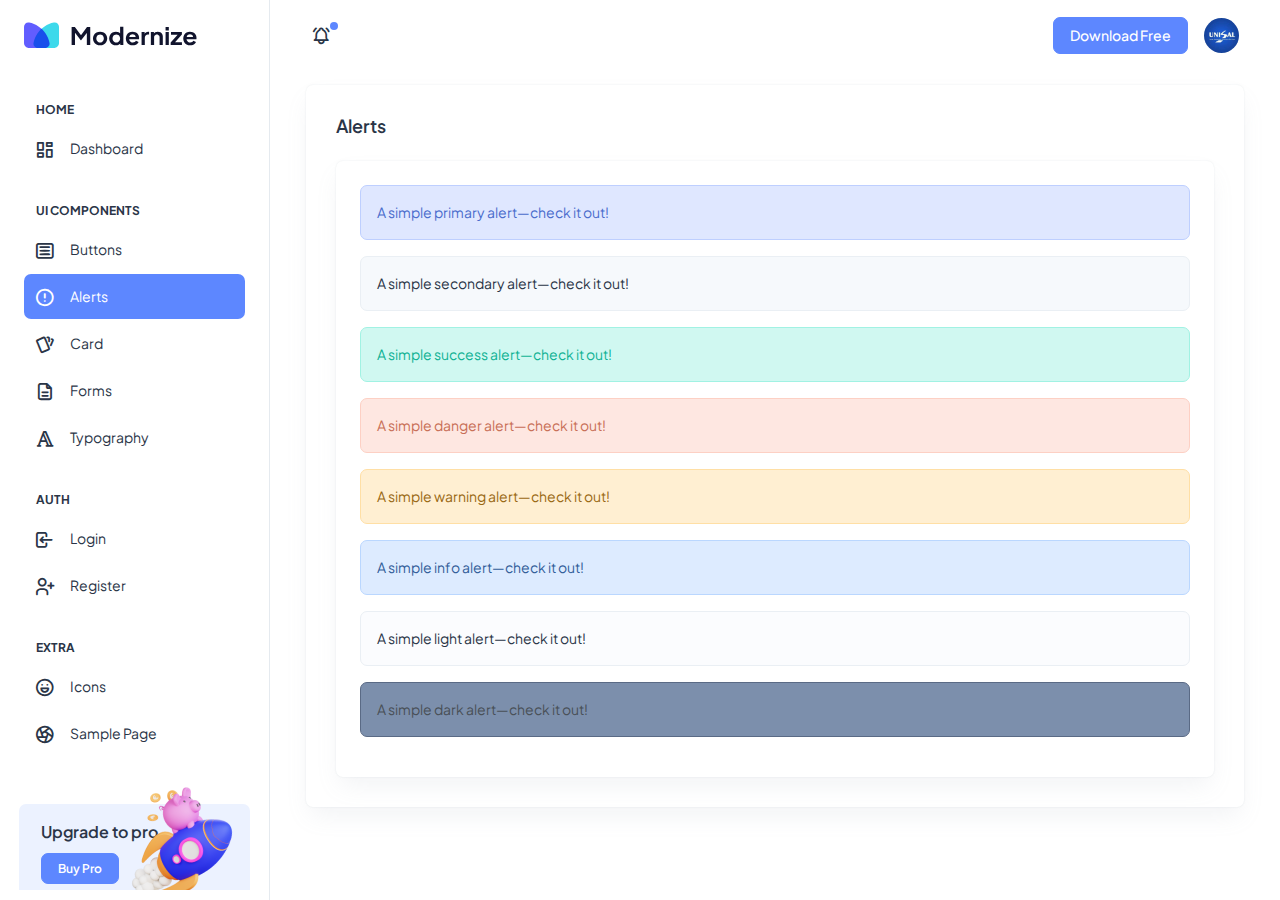
<file: Front-End/html/ui-alerts.html>
<!doctype html>
<html lang="en">

<head>
  <meta charset="utf-8">
  <meta name="viewport" content="width=device-width, initial-scale=1">
  <title>Modernize Free</title>
  <link rel="shortcut icon" type="image/png" href="../assets/images/logos/favicon.png" />
  <link rel="stylesheet" href="../assets/css/styles.min.css" />
</head>

<body>
  <!--  Body Wrapper -->
  <div class="page-wrapper" id="main-wrapper" data-layout="vertical" data-navbarbg="skin6" data-sidebartype="full"
    data-sidebar-position="fixed" data-header-position="fixed">
    <!-- Sidebar Start -->
    <aside class="left-sidebar">
      <!-- Sidebar scroll-->
      <div>
        <div class="brand-logo d-flex align-items-center justify-content-between">
          <a href="./index.html" class="text-nowrap logo-img">
            <img src="../assets/images/logos/dark-logo.svg" width="180" alt="" />
          </a>
          <div class="close-btn d-xl-none d-block sidebartoggler cursor-pointer" id="sidebarCollapse">
            <i class="ti ti-x fs-8"></i>
          </div>
        </div>
        <!-- Sidebar navigation-->
        <nav class="sidebar-nav scroll-sidebar" data-simplebar="">
          <ul id="sidebarnav">
            <li class="nav-small-cap">
              <i class="ti ti-dots nav-small-cap-icon fs-4"></i>
              <span class="hide-menu">Home</span>
            </li>
            <li class="sidebar-item">
              <a class="sidebar-link" href="./index.html" aria-expanded="false">
                <span>
                  <i class="ti ti-layout-dashboard"></i>
                </span>
                <span class="hide-menu">Dashboard</span>
              </a>
            </li>
            <li class="nav-small-cap">
              <i class="ti ti-dots nav-small-cap-icon fs-4"></i>
              <span class="hide-menu">UI COMPONENTS</span>
            </li>
            <li class="sidebar-item">
              <a class="sidebar-link" href="./ui-buttons.html" aria-expanded="false">
                <span>
                  <i class="ti ti-article"></i>
                </span>
                <span class="hide-menu">Buttons</span>
              </a>
            </li>
            <li class="sidebar-item">
              <a class="sidebar-link" href="./ui-alerts.html" aria-expanded="false">
                <span>
                  <i class="ti ti-alert-circle"></i>
                </span>
                <span class="hide-menu">Alerts</span>
              </a>
            </li>
            <li class="sidebar-item">
              <a class="sidebar-link" href="./ui-card.html" aria-expanded="false">
                <span>
                  <i class="ti ti-cards"></i>
                </span>
                <span class="hide-menu">Card</span>
              </a>
            </li>
            <li class="sidebar-item">
              <a class="sidebar-link" href="./ui-forms.html" aria-expanded="false">
                <span>
                  <i class="ti ti-file-description"></i>
                </span>
                <span class="hide-menu">Forms</span>
              </a>
            </li>
            <li class="sidebar-item">
              <a class="sidebar-link" href="./ui-typography.html" aria-expanded="false">
                <span>
                  <i class="ti ti-typography"></i>
                </span>
                <span class="hide-menu">Typography</span>
              </a>
            </li>
            <li class="nav-small-cap">
              <i class="ti ti-dots nav-small-cap-icon fs-4"></i>
              <span class="hide-menu">AUTH</span>
            </li>
            <li class="sidebar-item">
              <a class="sidebar-link" href="./authentication-login.html" aria-expanded="false">
                <span>
                  <i class="ti ti-login"></i>
                </span>
                <span class="hide-menu">Login</span>
              </a>
            </li>
            <li class="sidebar-item">
              <a class="sidebar-link" href="./authentication-register.html" aria-expanded="false">
                <span>
                  <i class="ti ti-user-plus"></i>
                </span>
                <span class="hide-menu">Register</span>
              </a>
            </li>
            <li class="nav-small-cap">
              <i class="ti ti-dots nav-small-cap-icon fs-4"></i>
              <span class="hide-menu">EXTRA</span>
            </li>
            <li class="sidebar-item">
              <a class="sidebar-link" href="./icon-tabler.html" aria-expanded="false">
                <span>
                  <i class="ti ti-mood-happy"></i>
                </span>
                <span class="hide-menu">Icons</span>
              </a>
            </li>
            <li class="sidebar-item">
              <a class="sidebar-link" href="./sample-page.html" aria-expanded="false">
                <span>
                  <i class="ti ti-aperture"></i>
                </span>
                <span class="hide-menu">Sample Page</span>
              </a>
            </li>
          </ul>
          <div class="unlimited-access hide-menu bg-light-primary position-relative mb-7 mt-5 rounded">
            <div class="d-flex">
              <div class="unlimited-access-title me-3">
                <h6 class="fw-semibold fs-4 mb-6 text-dark w-85">Upgrade to pro</h6>
                <a href="https://adminmart.com/product/modernize-bootstrap-5-admin-template/" target="_blank" class="btn btn-primary fs-2 fw-semibold lh-sm">Buy Pro</a>
              </div>
              <div class="unlimited-access-img">
                <img src="../assets/images/backgrounds/rocket.png" alt="" class="img-fluid">
              </div>
            </div>
          </div>
        </nav>
        <!-- End Sidebar navigation -->
      </div>
      <!-- End Sidebar scroll-->
    </aside>
    <!--  Sidebar End -->
    <!--  Main wrapper -->
    <div class="body-wrapper">
      <!--  Header Start -->
      <header class="app-header">
        <nav class="navbar navbar-expand-lg navbar-light">
          <ul class="navbar-nav">
            <li class="nav-item d-block d-xl-none">
              <a class="nav-link sidebartoggler nav-icon-hover" id="headerCollapse" href="javascript:void(0)">
                <i class="ti ti-menu-2"></i>
              </a>
            </li>
            <li class="nav-item">
              <a class="nav-link nav-icon-hover" href="javascript:void(0)">
                <i class="ti ti-bell-ringing"></i>
                <div class="notification bg-primary rounded-circle"></div>
              </a>
            </li>
          </ul>
          <div class="navbar-collapse justify-content-end px-0" id="navbarNav">
            <ul class="navbar-nav flex-row ms-auto align-items-center justify-content-end">
              <a href="https://adminmart.com/product/modernize-free-bootstrap-admin-dashboard/" target="_blank" class="btn btn-primary">Download Free</a>
              <li class="nav-item dropdown">
                <a class="nav-link nav-icon-hover" href="javascript:void(0)" id="drop2" data-bs-toggle="dropdown"
                  aria-expanded="false">
                  <img src="../assets/images/profile/user-1.jpg" alt="" width="35" height="35" class="rounded-circle">
                </a>
                <div class="dropdown-menu dropdown-menu-end dropdown-menu-animate-up" aria-labelledby="drop2">
                  <div class="message-body">
                    <a href="javascript:void(0)" class="d-flex align-items-center gap-2 dropdown-item">
                      <i class="ti ti-user fs-6"></i>
                      <p class="mb-0 fs-3">My Profile</p>
                    </a>
                    <a href="javascript:void(0)" class="d-flex align-items-center gap-2 dropdown-item">
                      <i class="ti ti-mail fs-6"></i>
                      <p class="mb-0 fs-3">My Account</p>
                    </a>
                    <a href="javascript:void(0)" class="d-flex align-items-center gap-2 dropdown-item">
                      <i class="ti ti-list-check fs-6"></i>
                      <p class="mb-0 fs-3">My Task</p>
                    </a>
                    <a href="./authentication-login.html" class="btn btn-outline-primary mx-3 mt-2 d-block">Logout</a>
                  </div>
                </div>
              </li>
            </ul>
          </div>
        </nav>
      </header>
      <!--  Header End -->
      <div class="container-fluid">
        <div class="container-fluid">
          <div class="card">
            <div class="card-body">
              <h5 class="card-title fw-semibold mb-4">Alerts</h5>
              <div class="card mb-0">
                <div class="card-body p-4">
                  <div class="alert alert-primary" role="alert">
                    A simple primary alert—check it out!
                  </div>
                  <div class="alert alert-secondary" role="alert">
                    A simple secondary alert—check it out!
                  </div>
                  <div class="alert alert-success" role="alert">
                    A simple success alert—check it out!
                  </div>
                  <div class="alert alert-danger" role="alert">
                    A simple danger alert—check it out!
                  </div>
                  <div class="alert alert-warning" role="alert">
                    A simple warning alert—check it out!
                  </div>
                  <div class="alert alert-info" role="alert">
                    A simple info alert—check it out!
                  </div>
                  <div class="alert alert-light" role="alert">
                    A simple light alert—check it out!
                  </div>
                  <div class="alert alert-dark" role="alert">
                    A simple dark alert—check it out!
                  </div>
                </div>
              </div>
            </div>
          </div>
        </div>
      </div>
    </div>
  </div>
  <script src="../assets/libs/jquery/dist/jquery.min.js"></script>
  <script src="../assets/libs/bootstrap/dist/js/bootstrap.bundle.min.js"></script>
  <script src="../assets/js/sidebarmenu.js"></script>
  <script src="../assets/js/app.min.js"></script>
  <script src="../assets/libs/simplebar/dist/simplebar.js"></script>
</body>

</html>
</file>
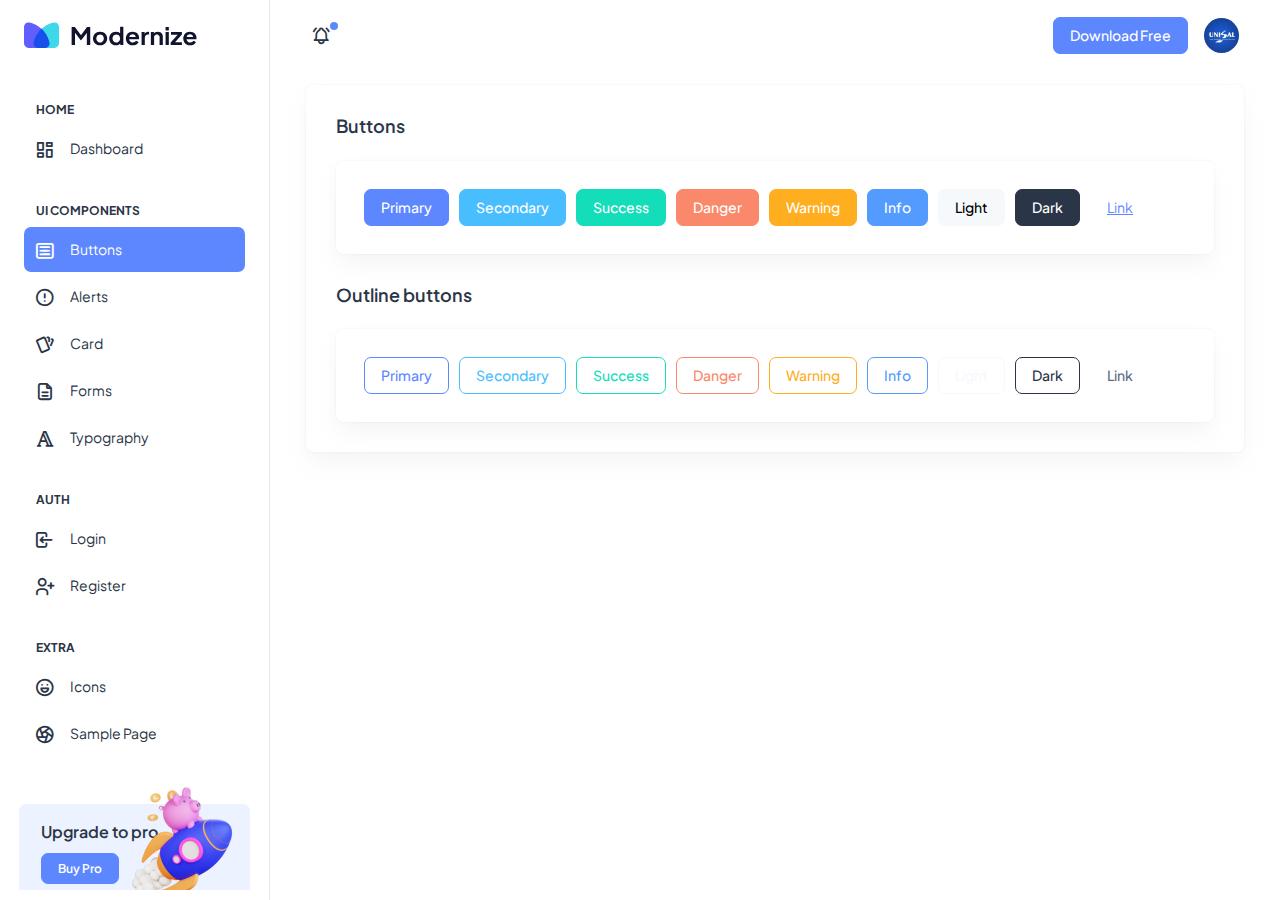
<file: Front-End/html/ui-buttons.html>
<!doctype html>
<html lang="en">

<head>
  <meta charset="utf-8">
  <meta name="viewport" content="width=device-width, initial-scale=1">
  <title>Modernize Free</title>
  <link rel="shortcut icon" type="image/png" href="../assets/images/logos/favicon.png" />
  <link rel="stylesheet" href="../assets/css/styles.min.css" />
</head>

<body>
  <!--  Body Wrapper -->
  <div class="page-wrapper" id="main-wrapper" data-layout="vertical" data-navbarbg="skin6" data-sidebartype="full"
    data-sidebar-position="fixed" data-header-position="fixed">
    <!-- Sidebar Start -->
    <aside class="left-sidebar">
      <!-- Sidebar scroll-->
      <div>
        <div class="brand-logo d-flex align-items-center justify-content-between">
          <a href="./index.html" class="text-nowrap logo-img">
            <img src="../assets/images/logos/dark-logo.svg" width="180" alt="" />
          </a>
          <div class="close-btn d-xl-none d-block sidebartoggler cursor-pointer" id="sidebarCollapse">
            <i class="ti ti-x fs-8"></i>
          </div>
        </div>
        <!-- Sidebar navigation-->
        <nav class="sidebar-nav scroll-sidebar" data-simplebar="">
          <ul id="sidebarnav">
            <li class="nav-small-cap">
              <i class="ti ti-dots nav-small-cap-icon fs-4"></i>
              <span class="hide-menu">Home</span>
            </li>
            <li class="sidebar-item">
              <a class="sidebar-link" href="./index.html" aria-expanded="false">
                <span>
                  <i class="ti ti-layout-dashboard"></i>
                </span>
                <span class="hide-menu">Dashboard</span>
              </a>
            </li>
            <li class="nav-small-cap">
              <i class="ti ti-dots nav-small-cap-icon fs-4"></i>
              <span class="hide-menu">UI COMPONENTS</span>
            </li>
            <li class="sidebar-item">
              <a class="sidebar-link" href="./ui-buttons.html" aria-expanded="false">
                <span>
                  <i class="ti ti-article"></i>
                </span>
                <span class="hide-menu">Buttons</span>
              </a>
            </li>
            <li class="sidebar-item">
              <a class="sidebar-link" href="./ui-alerts.html" aria-expanded="false">
                <span>
                  <i class="ti ti-alert-circle"></i>
                </span>
                <span class="hide-menu">Alerts</span>
              </a>
            </li>
            <li class="sidebar-item">
              <a class="sidebar-link" href="./ui-card.html" aria-expanded="false">
                <span>
                  <i class="ti ti-cards"></i>
                </span>
                <span class="hide-menu">Card</span>
              </a>
            </li>
            <li class="sidebar-item">
              <a class="sidebar-link" href="./ui-forms.html" aria-expanded="false">
                <span>
                  <i class="ti ti-file-description"></i>
                </span>
                <span class="hide-menu">Forms</span>
              </a>
            </li>
            <li class="sidebar-item">
              <a class="sidebar-link" href="./ui-typography.html" aria-expanded="false">
                <span>
                  <i class="ti ti-typography"></i>
                </span>
                <span class="hide-menu">Typography</span>
              </a>
            </li>
            <li class="nav-small-cap">
              <i class="ti ti-dots nav-small-cap-icon fs-4"></i>
              <span class="hide-menu">AUTH</span>
            </li>
            <li class="sidebar-item">
              <a class="sidebar-link" href="./authentication-login.html" aria-expanded="false">
                <span>
                  <i class="ti ti-login"></i>
                </span>
                <span class="hide-menu">Login</span>
              </a>
            </li>
            <li class="sidebar-item">
              <a class="sidebar-link" href="./authentication-register.html" aria-expanded="false">
                <span>
                  <i class="ti ti-user-plus"></i>
                </span>
                <span class="hide-menu">Register</span>
              </a>
            </li>
            <li class="nav-small-cap">
              <i class="ti ti-dots nav-small-cap-icon fs-4"></i>
              <span class="hide-menu">EXTRA</span>
            </li>
            <li class="sidebar-item">
              <a class="sidebar-link" href="./icon-tabler.html" aria-expanded="false">
                <span>
                  <i class="ti ti-mood-happy"></i>
                </span>
                <span class="hide-menu">Icons</span>
              </a>
            </li>
            <li class="sidebar-item">
              <a class="sidebar-link" href="./sample-page.html" aria-expanded="false">
                <span>
                  <i class="ti ti-aperture"></i>
                </span>
                <span class="hide-menu">Sample Page</span>
              </a>
            </li>
          </ul>
          <div class="unlimited-access hide-menu bg-light-primary position-relative mb-7 mt-5 rounded">
            <div class="d-flex">
              <div class="unlimited-access-title me-3">
                <h6 class="fw-semibold fs-4 mb-6 text-dark w-85">Upgrade to pro</h6>
                <a href="https://adminmart.com/product/modernize-bootstrap-5-admin-template/" target="_blank" class="btn btn-primary fs-2 fw-semibold lh-sm">Buy Pro</a>
              </div>
              <div class="unlimited-access-img">
                <img src="../assets/images/backgrounds/rocket.png" alt="" class="img-fluid">
              </div>
            </div>
          </div>
        </nav>
        <!-- End Sidebar navigation -->
      </div>
      <!-- End Sidebar scroll-->
    </aside>
    <!--  Sidebar End -->
    <!--  Main wrapper -->
    <div class="body-wrapper">
      <!--  Header Start -->
      <header class="app-header">
        <nav class="navbar navbar-expand-lg navbar-light">
          <ul class="navbar-nav">
            <li class="nav-item d-block d-xl-none">
              <a class="nav-link sidebartoggler nav-icon-hover" id="headerCollapse" href="javascript:void(0)">
                <i class="ti ti-menu-2"></i>
              </a>
            </li>
            <li class="nav-item">
              <a class="nav-link nav-icon-hover" href="javascript:void(0)">
                <i class="ti ti-bell-ringing"></i>
                <div class="notification bg-primary rounded-circle"></div>
              </a>
            </li>
          </ul>
          <div class="navbar-collapse justify-content-end px-0" id="navbarNav">
            <ul class="navbar-nav flex-row ms-auto align-items-center justify-content-end">
              <a href="https://adminmart.com/product/modernize-free-bootstrap-admin-dashboard/" target="_blank" class="btn btn-primary">Download Free</a>
              <li class="nav-item dropdown">
                <a class="nav-link nav-icon-hover" href="javascript:void(0)" id="drop2" data-bs-toggle="dropdown"
                  aria-expanded="false">
                  <img src="../assets/images/profile/user-1.jpg" alt="" width="35" height="35" class="rounded-circle">
                </a>
                <div class="dropdown-menu dropdown-menu-end dropdown-menu-animate-up" aria-labelledby="drop2">
                  <div class="message-body">
                    <a href="javascript:void(0)" class="d-flex align-items-center gap-2 dropdown-item">
                      <i class="ti ti-user fs-6"></i>
                      <p class="mb-0 fs-3">My Profile</p>
                    </a>
                    <a href="javascript:void(0)" class="d-flex align-items-center gap-2 dropdown-item">
                      <i class="ti ti-mail fs-6"></i>
                      <p class="mb-0 fs-3">My Account</p>
                    </a>
                    <a href="javascript:void(0)" class="d-flex align-items-center gap-2 dropdown-item">
                      <i class="ti ti-list-check fs-6"></i>
                      <p class="mb-0 fs-3">My Task</p>
                    </a>
                    <a href="./authentication-login.html" class="btn btn-outline-primary mx-3 mt-2 d-block">Logout</a>
                  </div>
                </div>
              </li>
            </ul>
          </div>
        </nav>
      </header>
      <!--  Header End -->
      <div class="container-fluid">
        <div class="container-fluid">
          <div class="card">
            <div class="card-body">
              <h5 class="card-title fw-semibold mb-4">Buttons</h5>
              <div class="card">
                <div class="card-body p-4">
                  <button type="button" class="btn btn-primary m-1">Primary</button>
                  <button type="button" class="btn btn-secondary m-1">Secondary</button>
                  <button type="button" class="btn btn-success m-1">Success</button>
                  <button type="button" class="btn btn-danger m-1">Danger</button>
                  <button type="button" class="btn btn-warning m-1">Warning</button>
                  <button type="button" class="btn btn-info m-1">Info</button>
                  <button type="button" class="btn btn-light m-1">Light</button>
                  <button type="button" class="btn btn-dark m-1">Dark</button>
                  <button type="button" class="btn btn-link m-1">Link</button>
                </div>
              </div>
              <h5 class="card-title fw-semibold mb-4">Outline buttons</h5>
              <div class="card mb-0">
                <div class="card-body p-4">
                  <button type="button" class="btn btn-outline-primary m-1">Primary</button>
                  <button type="button" class="btn btn-outline-secondary m-1">Secondary</button>
                  <button type="button" class="btn btn-outline-success m-1">Success</button>
                  <button type="button" class="btn btn-outline-danger m-1">Danger</button>
                  <button type="button" class="btn btn-outline-warning m-1">Warning</button>
                  <button type="button" class="btn btn-outline-info m-1">Info</button>
                  <button type="button" class="btn btn-outline-light m-1">Light</button>
                  <button type="button" class="btn btn-outline-dark m-1">Dark</button>
                  <button type="button" class="btn btn-outline-link m-1">Link</button>
                </div>
              </div>
            </div>
          </div>
        </div>
      </div>
    </div>
  </div>
  <script src="../assets/libs/jquery/dist/jquery.min.js"></script>
  <script src="../assets/libs/bootstrap/dist/js/bootstrap.bundle.min.js"></script>
  <script src="../assets/js/sidebarmenu.js"></script>
  <script src="../assets/js/app.min.js"></script>
  <script src="../assets/libs/simplebar/dist/simplebar.js"></script>
</body>

</html>
</file>
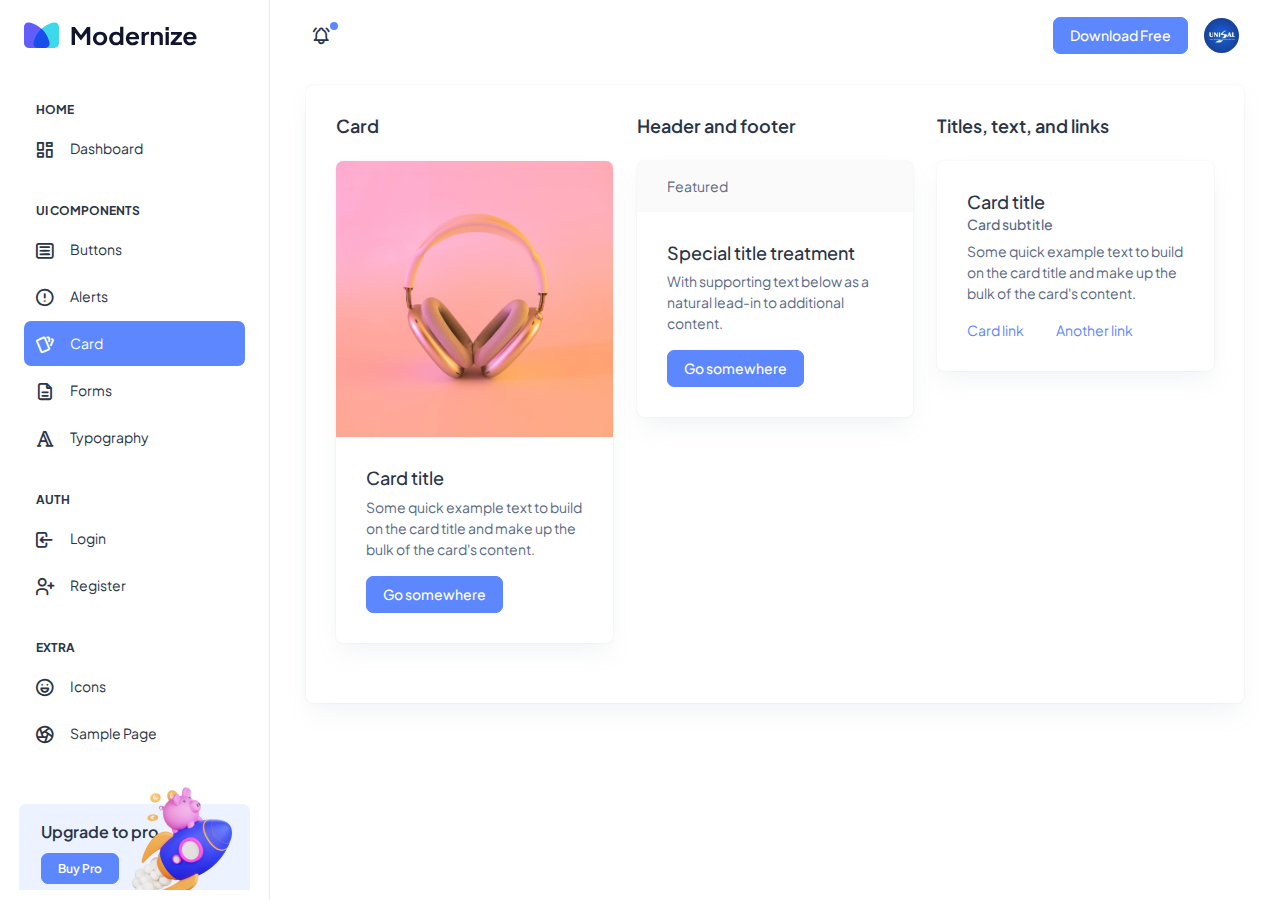
<file: Front-End/html/ui-card.html>
<!doctype html>
<html lang="en">

<head>
  <meta charset="utf-8">
  <meta name="viewport" content="width=device-width, initial-scale=1">
  <title>Modernize Free</title>
  <link rel="shortcut icon" type="image/png" href="../assets/images/logos/favicon.png" />
  <link rel="stylesheet" href="../assets/css/styles.min.css" />
</head>

<body>
  <!--  Body Wrapper -->
  <div class="page-wrapper" id="main-wrapper" data-layout="vertical" data-navbarbg="skin6" data-sidebartype="full"
    data-sidebar-position="fixed" data-header-position="fixed">
    <!-- Sidebar Start -->
    <aside class="left-sidebar">
      <!-- Sidebar scroll-->
      <div>
        <div class="brand-logo d-flex align-items-center justify-content-between">
          <a href="./index.html" class="text-nowrap logo-img">
            <img src="../assets/images/logos/dark-logo.svg" width="180" alt="" />
          </a>
          <div class="close-btn d-xl-none d-block sidebartoggler cursor-pointer" id="sidebarCollapse">
            <i class="ti ti-x fs-8"></i>
          </div>
        </div>
        <!-- Sidebar navigation-->
        <nav class="sidebar-nav scroll-sidebar" data-simplebar="">
          <ul id="sidebarnav">
            <li class="nav-small-cap">
              <i class="ti ti-dots nav-small-cap-icon fs-4"></i>
              <span class="hide-menu">Home</span>
            </li>
            <li class="sidebar-item">
              <a class="sidebar-link" href="./index.html" aria-expanded="false">
                <span>
                  <i class="ti ti-layout-dashboard"></i>
                </span>
                <span class="hide-menu">Dashboard</span>
              </a>
            </li>
            <li class="nav-small-cap">
              <i class="ti ti-dots nav-small-cap-icon fs-4"></i>
              <span class="hide-menu">UI COMPONENTS</span>
            </li>
            <li class="sidebar-item">
              <a class="sidebar-link" href="./ui-buttons.html" aria-expanded="false">
                <span>
                  <i class="ti ti-article"></i>
                </span>
                <span class="hide-menu">Buttons</span>
              </a>
            </li>
            <li class="sidebar-item">
              <a class="sidebar-link" href="./ui-alerts.html" aria-expanded="false">
                <span>
                  <i class="ti ti-alert-circle"></i>
                </span>
                <span class="hide-menu">Alerts</span>
              </a>
            </li>
            <li class="sidebar-item">
              <a class="sidebar-link" href="./ui-card.html" aria-expanded="false">
                <span>
                  <i class="ti ti-cards"></i>
                </span>
                <span class="hide-menu">Card</span>
              </a>
            </li>
            <li class="sidebar-item">
              <a class="sidebar-link" href="./ui-forms.html" aria-expanded="false">
                <span>
                  <i class="ti ti-file-description"></i>
                </span>
                <span class="hide-menu">Forms</span>
              </a>
            </li>
            <li class="sidebar-item">
              <a class="sidebar-link" href="./ui-typography.html" aria-expanded="false">
                <span>
                  <i class="ti ti-typography"></i>
                </span>
                <span class="hide-menu">Typography</span>
              </a>
            </li>
            <li class="nav-small-cap">
              <i class="ti ti-dots nav-small-cap-icon fs-4"></i>
              <span class="hide-menu">AUTH</span>
            </li>
            <li class="sidebar-item">
              <a class="sidebar-link" href="./authentication-login.html" aria-expanded="false">
                <span>
                  <i class="ti ti-login"></i>
                </span>
                <span class="hide-menu">Login</span>
              </a>
            </li>
            <li class="sidebar-item">
              <a class="sidebar-link" href="./authentication-register.html" aria-expanded="false">
                <span>
                  <i class="ti ti-user-plus"></i>
                </span>
                <span class="hide-menu">Register</span>
              </a>
            </li>
            <li class="nav-small-cap">
              <i class="ti ti-dots nav-small-cap-icon fs-4"></i>
              <span class="hide-menu">EXTRA</span>
            </li>
            <li class="sidebar-item">
              <a class="sidebar-link" href="./icon-tabler.html" aria-expanded="false">
                <span>
                  <i class="ti ti-mood-happy"></i>
                </span>
                <span class="hide-menu">Icons</span>
              </a>
            </li>
            <li class="sidebar-item">
              <a class="sidebar-link" href="./sample-page.html" aria-expanded="false">
                <span>
                  <i class="ti ti-aperture"></i>
                </span>
                <span class="hide-menu">Sample Page</span>
              </a>
            </li>
          </ul>
          <div class="unlimited-access hide-menu bg-light-primary position-relative mb-7 mt-5 rounded">
            <div class="d-flex">
              <div class="unlimited-access-title me-3">
                <h6 class="fw-semibold fs-4 mb-6 text-dark w-85">Upgrade to pro</h6>
                <a href="https://adminmart.com/product/modernize-bootstrap-5-admin-template/" target="_blank" class="btn btn-primary fs-2 fw-semibold lh-sm">Buy Pro</a>
              </div>
              <div class="unlimited-access-img">
                <img src="../assets/images/backgrounds/rocket.png" alt="" class="img-fluid">
              </div>
            </div>
          </div>
        </nav>
        <!-- End Sidebar navigation -->
      </div>
      <!-- End Sidebar scroll-->
    </aside>
    <!--  Sidebar End -->
    <!--  Main wrapper -->
    <div class="body-wrapper">
      <!--  Header Start -->
      <header class="app-header">
        <nav class="navbar navbar-expand-lg navbar-light">
          <ul class="navbar-nav">
            <li class="nav-item d-block d-xl-none">
              <a class="nav-link sidebartoggler nav-icon-hover" id="headerCollapse" href="javascript:void(0)">
                <i class="ti ti-menu-2"></i>
              </a>
            </li>
            <li class="nav-item">
              <a class="nav-link nav-icon-hover" href="javascript:void(0)">
                <i class="ti ti-bell-ringing"></i>
                <div class="notification bg-primary rounded-circle"></div>
              </a>
            </li>
          </ul>
          <div class="navbar-collapse justify-content-end px-0" id="navbarNav">
            <ul class="navbar-nav flex-row ms-auto align-items-center justify-content-end">
              <a href="https://adminmart.com/product/modernize-free-bootstrap-admin-dashboard/" target="_blank" class="btn btn-primary">Download Free</a>
              <li class="nav-item dropdown">
                <a class="nav-link nav-icon-hover" href="javascript:void(0)" id="drop2" data-bs-toggle="dropdown"
                  aria-expanded="false">
                  <img src="../assets/images/profile/user-1.jpg" alt="" width="35" height="35" class="rounded-circle">
                </a>
                <div class="dropdown-menu dropdown-menu-end dropdown-menu-animate-up" aria-labelledby="drop2">
                  <div class="message-body">
                    <a href="javascript:void(0)" class="d-flex align-items-center gap-2 dropdown-item">
                      <i class="ti ti-user fs-6"></i>
                      <p class="mb-0 fs-3">My Profile</p>
                    </a>
                    <a href="javascript:void(0)" class="d-flex align-items-center gap-2 dropdown-item">
                      <i class="ti ti-mail fs-6"></i>
                      <p class="mb-0 fs-3">My Account</p>
                    </a>
                    <a href="javascript:void(0)" class="d-flex align-items-center gap-2 dropdown-item">
                      <i class="ti ti-list-check fs-6"></i>
                      <p class="mb-0 fs-3">My Task</p>
                    </a>
                    <a href="./authentication-login.html" class="btn btn-outline-primary mx-3 mt-2 d-block">Logout</a>
                  </div>
                </div>
              </li>
            </ul>
          </div>
        </nav>
      </header>
      <!--  Header End -->
      <div class="container-fluid">
        <div class="container-fluid">
          <div class="card">
            <div class="card-body">
              <div class="row">
                <div class="col-md-4">
                  <h5 class="card-title fw-semibold mb-4">Card</h5>
                  <div class="card">
                    <img src="../assets/images/products/s4.jpg" class="card-img-top" alt="...">
                    <div class="card-body">
                      <h5 class="card-title">Card title</h5>
                      <p class="card-text">Some quick example text to build on the card title and make up the bulk of
                        the
                        card's content.</p>
                      <a href="#" class="btn btn-primary">Go somewhere</a>
                    </div>
                  </div>
                </div>
                <div class="col-md-4">
                  <h5 class="card-title fw-semibold mb-4">Header and footer</h5>
                  <div class="card">
                    <div class="card-header">
                      Featured
                    </div>
                    <div class="card-body">
                      <h5 class="card-title">Special title treatment</h5>
                      <p class="card-text">With supporting text below as a natural lead-in to additional content.</p>
                      <a href="#" class="btn btn-primary">Go somewhere</a>
                    </div>
                  </div>
                </div>
                <div class="col-md-4">
                  <h5 class="card-title fw-semibold mb-4">Titles, text, and links</h5>
                  <div class="card">
                    <div class="card-body">
                      <h5 class="card-title">Card title</h5>
                      <h6 class="card-subtitle mb-2 text-muted">Card subtitle</h6>
                      <p class="card-text">Some quick example text to build on the card title and make up the bulk of
                        the
                        card's content.</p>
                      <a href="#" class="card-link">Card link</a>
                      <a href="#" class="card-link">Another link</a>
                    </div>
                  </div>
                </div>
              </div>
            </div>
          </div>
        </div>
      </div>
    </div>
  </div>
  <script src="../assets/libs/jquery/dist/jquery.min.js"></script>
  <script src="../assets/libs/bootstrap/dist/js/bootstrap.bundle.min.js"></script>
  <script src="../assets/js/sidebarmenu.js"></script>
  <script src="../assets/js/app.min.js"></script>
  <script src="../assets/libs/simplebar/dist/simplebar.js"></script>
</body>

</html>
</file>
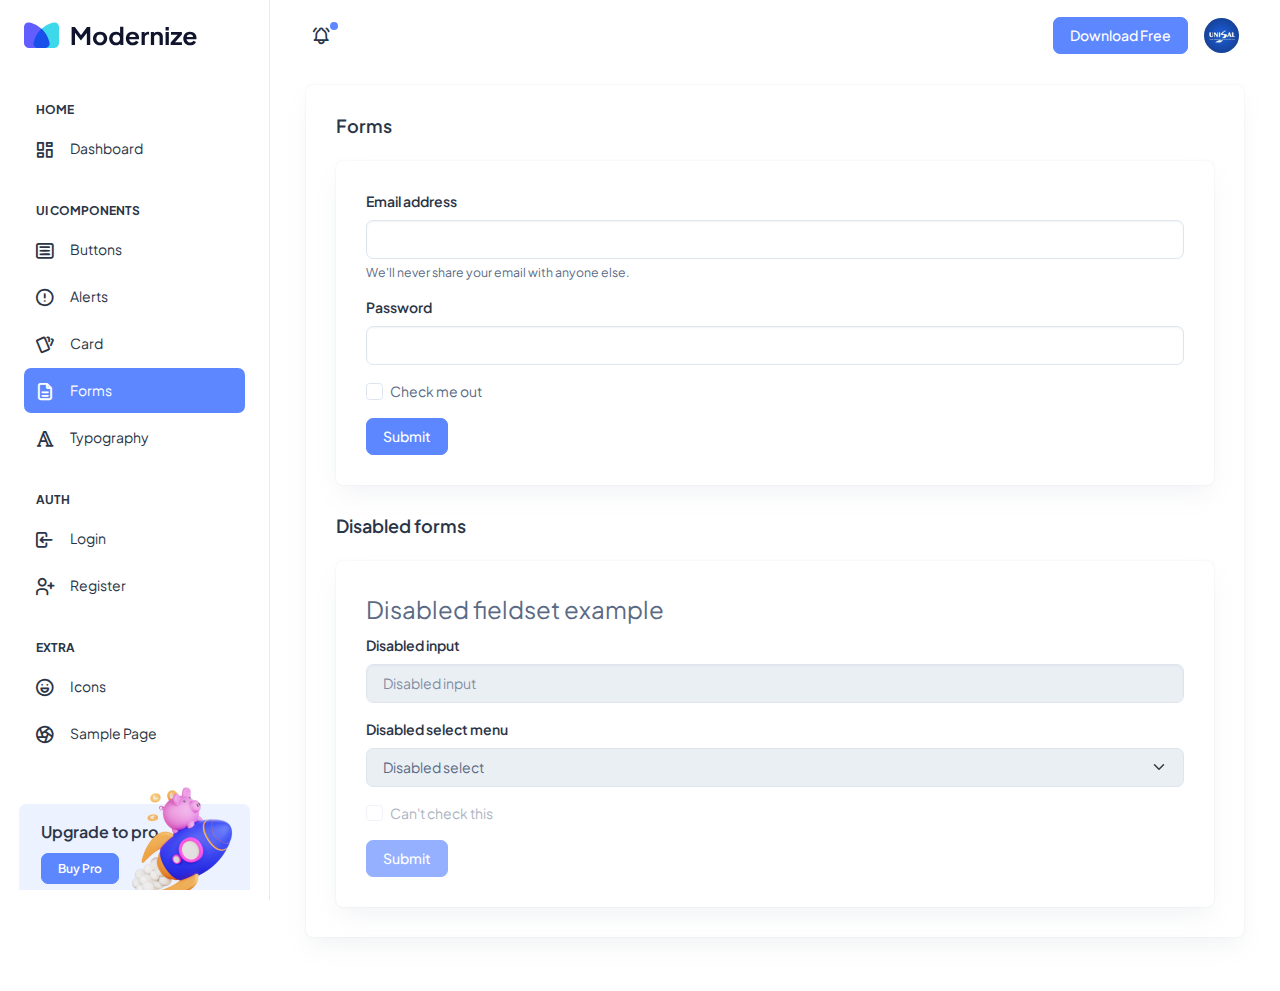
<file: Front-End/html/ui-forms.html>
<!doctype html>
<html lang="en">

<head>
  <meta charset="utf-8">
  <meta name="viewport" content="width=device-width, initial-scale=1">
  <title>Modernize Free</title>
  <link rel="shortcut icon" type="image/png" href="../assets/images/logos/favicon.png" />
  <link rel="stylesheet" href="../assets/css/styles.min.css" />
</head>

<body>
  <!--  Body Wrapper -->
  <div class="page-wrapper" id="main-wrapper" data-layout="vertical" data-navbarbg="skin6" data-sidebartype="full"
    data-sidebar-position="fixed" data-header-position="fixed">
    <!-- Sidebar Start -->
    <aside class="left-sidebar">
      <!-- Sidebar scroll-->
      <div>
        <div class="brand-logo d-flex align-items-center justify-content-between">
          <a href="./index.html" class="text-nowrap logo-img">
            <img src="../assets/images/logos/dark-logo.svg" width="180" alt="" />
          </a>
          <div class="close-btn d-xl-none d-block sidebartoggler cursor-pointer" id="sidebarCollapse">
            <i class="ti ti-x fs-8"></i>
          </div>
        </div>
        <!-- Sidebar navigation-->
        <nav class="sidebar-nav scroll-sidebar" data-simplebar="">
          <ul id="sidebarnav">
            <li class="nav-small-cap">
              <i class="ti ti-dots nav-small-cap-icon fs-4"></i>
              <span class="hide-menu">Home</span>
            </li>
            <li class="sidebar-item">
              <a class="sidebar-link" href="./index.html" aria-expanded="false">
                <span>
                  <i class="ti ti-layout-dashboard"></i>
                </span>
                <span class="hide-menu">Dashboard</span>
              </a>
            </li>
            <li class="nav-small-cap">
              <i class="ti ti-dots nav-small-cap-icon fs-4"></i>
              <span class="hide-menu">UI COMPONENTS</span>
            </li>
            <li class="sidebar-item">
              <a class="sidebar-link" href="./ui-buttons.html" aria-expanded="false">
                <span>
                  <i class="ti ti-article"></i>
                </span>
                <span class="hide-menu">Buttons</span>
              </a>
            </li>
            <li class="sidebar-item">
              <a class="sidebar-link" href="./ui-alerts.html" aria-expanded="false">
                <span>
                  <i class="ti ti-alert-circle"></i>
                </span>
                <span class="hide-menu">Alerts</span>
              </a>
            </li>
            <li class="sidebar-item">
              <a class="sidebar-link" href="./ui-card.html" aria-expanded="false">
                <span>
                  <i class="ti ti-cards"></i>
                </span>
                <span class="hide-menu">Card</span>
              </a>
            </li>
            <li class="sidebar-item">
              <a class="sidebar-link" href="./ui-forms.html" aria-expanded="false">
                <span>
                  <i class="ti ti-file-description"></i>
                </span>
                <span class="hide-menu">Forms</span>
              </a>
            </li>
            <li class="sidebar-item">
              <a class="sidebar-link" href="./ui-typography.html" aria-expanded="false">
                <span>
                  <i class="ti ti-typography"></i>
                </span>
                <span class="hide-menu">Typography</span>
              </a>
            </li>
            <li class="nav-small-cap">
              <i class="ti ti-dots nav-small-cap-icon fs-4"></i>
              <span class="hide-menu">AUTH</span>
            </li>
            <li class="sidebar-item">
              <a class="sidebar-link" href="./authentication-login.html" aria-expanded="false">
                <span>
                  <i class="ti ti-login"></i>
                </span>
                <span class="hide-menu">Login</span>
              </a>
            </li>
            <li class="sidebar-item">
              <a class="sidebar-link" href="./authentication-register.html" aria-expanded="false">
                <span>
                  <i class="ti ti-user-plus"></i>
                </span>
                <span class="hide-menu">Register</span>
              </a>
            </li>
            <li class="nav-small-cap">
              <i class="ti ti-dots nav-small-cap-icon fs-4"></i>
              <span class="hide-menu">EXTRA</span>
            </li>
            <li class="sidebar-item">
              <a class="sidebar-link" href="./icon-tabler.html" aria-expanded="false">
                <span>
                  <i class="ti ti-mood-happy"></i>
                </span>
                <span class="hide-menu">Icons</span>
              </a>
            </li>
            <li class="sidebar-item">
              <a class="sidebar-link" href="./sample-page.html" aria-expanded="false">
                <span>
                  <i class="ti ti-aperture"></i>
                </span>
                <span class="hide-menu">Sample Page</span>
              </a>
            </li>
          </ul>
          <div class="unlimited-access hide-menu bg-light-primary position-relative mb-7 mt-5 rounded">
            <div class="d-flex">
              <div class="unlimited-access-title me-3">
                <h6 class="fw-semibold fs-4 mb-6 text-dark w-85">Upgrade to pro</h6>
                <a href="https://adminmart.com/product/modernize-bootstrap-5-admin-template/" target="_blank" class="btn btn-primary fs-2 fw-semibold lh-sm">Buy Pro</a>
              </div>
              <div class="unlimited-access-img">
                <img src="../assets/images/backgrounds/rocket.png" alt="" class="img-fluid">
              </div>
            </div>
          </div>
        </nav>
        <!-- End Sidebar navigation -->
      </div>
      <!-- End Sidebar scroll-->
    </aside>
    <!--  Sidebar End -->
    <!--  Main wrapper -->
    <div class="body-wrapper">
      <!--  Header Start -->
      <header class="app-header">
        <nav class="navbar navbar-expand-lg navbar-light">
          <ul class="navbar-nav">
            <li class="nav-item d-block d-xl-none">
              <a class="nav-link sidebartoggler nav-icon-hover" id="headerCollapse" href="javascript:void(0)">
                <i class="ti ti-menu-2"></i>
              </a>
            </li>
            <li class="nav-item">
              <a class="nav-link nav-icon-hover" href="javascript:void(0)">
                <i class="ti ti-bell-ringing"></i>
                <div class="notification bg-primary rounded-circle"></div>
              </a>
            </li>
          </ul>
          <div class="navbar-collapse justify-content-end px-0" id="navbarNav">
            <ul class="navbar-nav flex-row ms-auto align-items-center justify-content-end">
              <a href="https://adminmart.com/product/modernize-free-bootstrap-admin-dashboard/" target="_blank" class="btn btn-primary">Download Free</a>
              <li class="nav-item dropdown">
                <a class="nav-link nav-icon-hover" href="javascript:void(0)" id="drop2" data-bs-toggle="dropdown"
                  aria-expanded="false">
                  <img src="../assets/images/profile/user-1.jpg" alt="" width="35" height="35" class="rounded-circle">
                </a>
                <div class="dropdown-menu dropdown-menu-end dropdown-menu-animate-up" aria-labelledby="drop2">
                  <div class="message-body">
                    <a href="javascript:void(0)" class="d-flex align-items-center gap-2 dropdown-item">
                      <i class="ti ti-user fs-6"></i>
                      <p class="mb-0 fs-3">My Profile</p>
                    </a>
                    <a href="javascript:void(0)" class="d-flex align-items-center gap-2 dropdown-item">
                      <i class="ti ti-mail fs-6"></i>
                      <p class="mb-0 fs-3">My Account</p>
                    </a>
                    <a href="javascript:void(0)" class="d-flex align-items-center gap-2 dropdown-item">
                      <i class="ti ti-list-check fs-6"></i>
                      <p class="mb-0 fs-3">My Task</p>
                    </a>
                    <a href="./authentication-login.html" class="btn btn-outline-primary mx-3 mt-2 d-block">Logout</a>
                  </div>
                </div>
              </li>
            </ul>
          </div>
        </nav>
      </header>
      <!--  Header End -->
      <div class="container-fluid">
        <div class="container-fluid">
          <div class="card">
            <div class="card-body">
              <h5 class="card-title fw-semibold mb-4">Forms</h5>
              <div class="card">
                <div class="card-body">
                  <form>
                    <div class="mb-3">
                      <label for="exampleInputEmail1" class="form-label">Email address</label>
                      <input type="email" class="form-control" id="exampleInputEmail1" aria-describedby="emailHelp">
                      <div id="emailHelp" class="form-text">We'll never share your email with anyone else.</div>
                    </div>
                    <div class="mb-3">
                      <label for="exampleInputPassword1" class="form-label">Password</label>
                      <input type="password" class="form-control" id="exampleInputPassword1">
                    </div>
                    <div class="mb-3 form-check">
                      <input type="checkbox" class="form-check-input" id="exampleCheck1">
                      <label class="form-check-label" for="exampleCheck1">Check me out</label>
                    </div>
                    <button type="submit" class="btn btn-primary">Submit</button>
                  </form>
                </div>
              </div>
              <h5 class="card-title fw-semibold mb-4">Disabled forms</h5>
              <div class="card mb-0">
                <div class="card-body">
                  <form>
                    <fieldset disabled>
                      <legend>Disabled fieldset example</legend>
                      <div class="mb-3">
                        <label for="disabledTextInput" class="form-label">Disabled input</label>
                        <input type="text" id="disabledTextInput" class="form-control" placeholder="Disabled input">
                      </div>
                      <div class="mb-3">
                        <label for="disabledSelect" class="form-label">Disabled select menu</label>
                        <select id="disabledSelect" class="form-select">
                          <option>Disabled select</option>
                        </select>
                      </div>
                      <div class="mb-3">
                        <div class="form-check">
                          <input class="form-check-input" type="checkbox" id="disabledFieldsetCheck" disabled>
                          <label class="form-check-label" for="disabledFieldsetCheck">
                            Can't check this
                          </label>
                        </div>
                      </div>
                      <button type="submit" class="btn btn-primary">Submit</button>
                    </fieldset>
                  </form>
                </div>
              </div>
            </div>
          </div>
        </div>
      </div>
    </div>
  </div>
  <script src="../assets/libs/jquery/dist/jquery.min.js"></script>
  <script src="../assets/libs/bootstrap/dist/js/bootstrap.bundle.min.js"></script>
  <script src="../assets/js/sidebarmenu.js"></script>
  <script src="../assets/js/app.min.js"></script>
  <script src="../assets/libs/simplebar/dist/simplebar.js"></script>
</body>

</html>
</file>
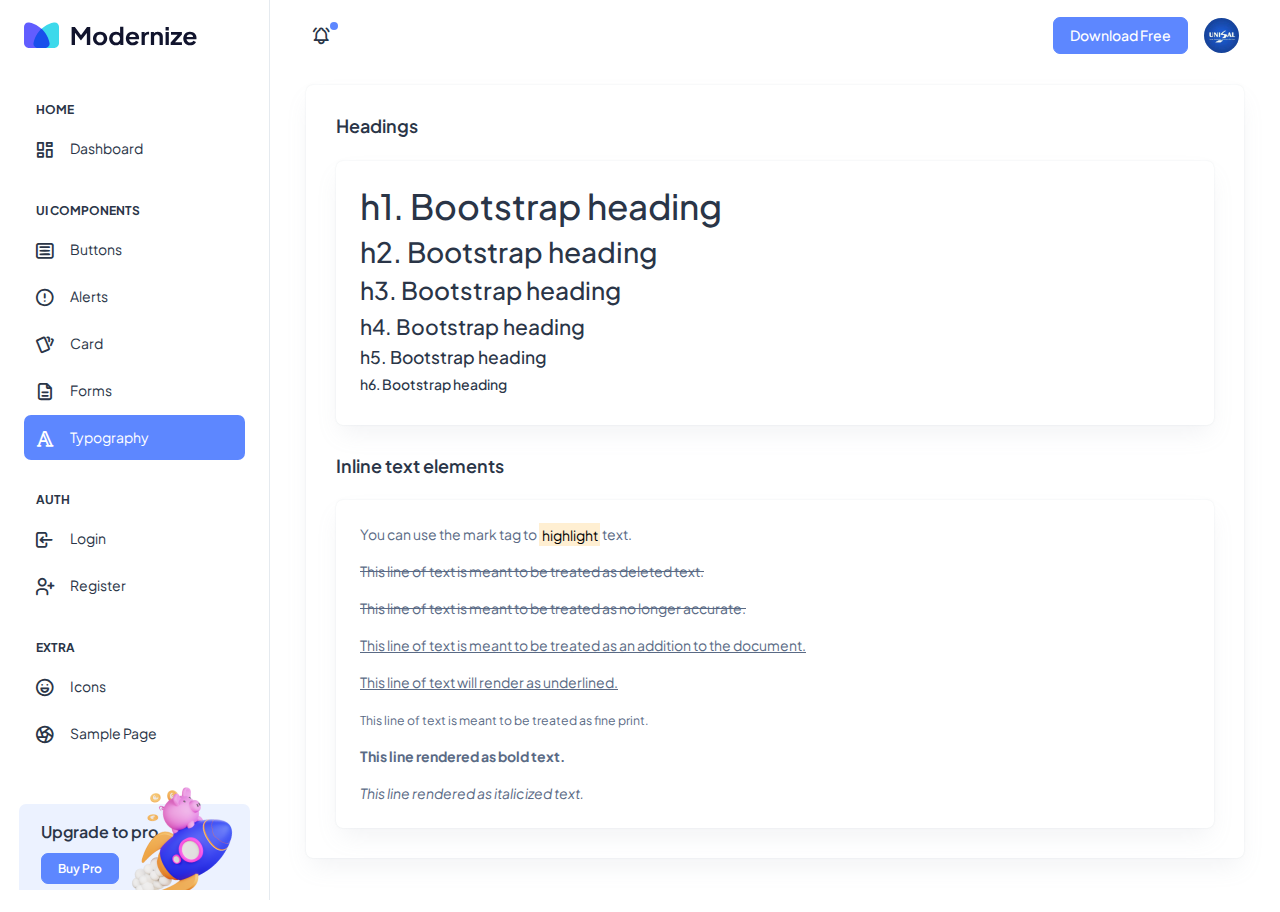
<file: Front-End/html/ui-typography.html>
<!doctype html>
<html lang="en">

<head>
  <meta charset="utf-8">
  <meta name="viewport" content="width=device-width, initial-scale=1">
  <title>Modernize Free</title>
  <link rel="shortcut icon" type="image/png" href="../assets/images/logos/favicon.png" />
  <link rel="stylesheet" href="../assets/css/styles.min.css" />
</head>

<body>
  <!--  Body Wrapper -->
  <div class="page-wrapper" id="main-wrapper" data-layout="vertical" data-navbarbg="skin6" data-sidebartype="full"
    data-sidebar-position="fixed" data-header-position="fixed">
    <!-- Sidebar Start -->
    <aside class="left-sidebar">
      <!-- Sidebar scroll-->
      <div>
        <div class="brand-logo d-flex align-items-center justify-content-between">
          <a href="./index.html" class="text-nowrap logo-img">
            <img src="../assets/images/logos/dark-logo.svg" width="180" alt="" />
          </a>
          <div class="close-btn d-xl-none d-block sidebartoggler cursor-pointer" id="sidebarCollapse">
            <i class="ti ti-x fs-8"></i>
          </div>
        </div>
        <!-- Sidebar navigation-->
        <nav class="sidebar-nav scroll-sidebar" data-simplebar="">
          <ul id="sidebarnav">
            <li class="nav-small-cap">
              <i class="ti ti-dots nav-small-cap-icon fs-4"></i>
              <span class="hide-menu">Home</span>
            </li>
            <li class="sidebar-item">
              <a class="sidebar-link" href="./index.html" aria-expanded="false">
                <span>
                  <i class="ti ti-layout-dashboard"></i>
                </span>
                <span class="hide-menu">Dashboard</span>
              </a>
            </li>
            <li class="nav-small-cap">
              <i class="ti ti-dots nav-small-cap-icon fs-4"></i>
              <span class="hide-menu">UI COMPONENTS</span>
            </li>
            <li class="sidebar-item">
              <a class="sidebar-link" href="./ui-buttons.html" aria-expanded="false">
                <span>
                  <i class="ti ti-article"></i>
                </span>
                <span class="hide-menu">Buttons</span>
              </a>
            </li>
            <li class="sidebar-item">
              <a class="sidebar-link" href="./ui-alerts.html" aria-expanded="false">
                <span>
                  <i class="ti ti-alert-circle"></i>
                </span>
                <span class="hide-menu">Alerts</span>
              </a>
            </li>
            <li class="sidebar-item">
              <a class="sidebar-link" href="./ui-card.html" aria-expanded="false">
                <span>
                  <i class="ti ti-cards"></i>
                </span>
                <span class="hide-menu">Card</span>
              </a>
            </li>
            <li class="sidebar-item">
              <a class="sidebar-link" href="./ui-forms.html" aria-expanded="false">
                <span>
                  <i class="ti ti-file-description"></i>
                </span>
                <span class="hide-menu">Forms</span>
              </a>
            </li>
            <li class="sidebar-item">
              <a class="sidebar-link" href="./ui-typography.html" aria-expanded="false">
                <span>
                  <i class="ti ti-typography"></i>
                </span>
                <span class="hide-menu">Typography</span>
              </a>
            </li>
            <li class="nav-small-cap">
              <i class="ti ti-dots nav-small-cap-icon fs-4"></i>
              <span class="hide-menu">AUTH</span>
            </li>
            <li class="sidebar-item">
              <a class="sidebar-link" href="./authentication-login.html" aria-expanded="false">
                <span>
                  <i class="ti ti-login"></i>
                </span>
                <span class="hide-menu">Login</span>
              </a>
            </li>
            <li class="sidebar-item">
              <a class="sidebar-link" href="./authentication-register.html" aria-expanded="false">
                <span>
                  <i class="ti ti-user-plus"></i>
                </span>
                <span class="hide-menu">Register</span>
              </a>
            </li>
            <li class="nav-small-cap">
              <i class="ti ti-dots nav-small-cap-icon fs-4"></i>
              <span class="hide-menu">EXTRA</span>
            </li>
            <li class="sidebar-item">
              <a class="sidebar-link" href="./icon-tabler.html" aria-expanded="false">
                <span>
                  <i class="ti ti-mood-happy"></i>
                </span>
                <span class="hide-menu">Icons</span>
              </a>
            </li>
            <li class="sidebar-item">
              <a class="sidebar-link" href="./sample-page.html" aria-expanded="false">
                <span>
                  <i class="ti ti-aperture"></i>
                </span>
                <span class="hide-menu">Sample Page</span>
              </a>
            </li>
          </ul>
          <div class="unlimited-access hide-menu bg-light-primary position-relative mb-7 mt-5 rounded">
            <div class="d-flex">
              <div class="unlimited-access-title me-3">
                <h6 class="fw-semibold fs-4 mb-6 text-dark w-85">Upgrade to pro</h6>
                <a href="https://adminmart.com/product/modernize-bootstrap-5-admin-template/" target="_blank" class="btn btn-primary fs-2 fw-semibold lh-sm">Buy Pro</a>
              </div>
              <div class="unlimited-access-img">
                <img src="../assets/images/backgrounds/rocket.png" alt="" class="img-fluid">
              </div>
            </div>
          </div>
        </nav>
        <!-- End Sidebar navigation -->
      </div>
      <!-- End Sidebar scroll-->
    </aside>
    <!--  Sidebar End -->
    <!--  Main wrapper -->
    <div class="body-wrapper">
      <!--  Header Start -->
      <header class="app-header">
        <nav class="navbar navbar-expand-lg navbar-light">
          <ul class="navbar-nav">
            <li class="nav-item d-block d-xl-none">
              <a class="nav-link sidebartoggler nav-icon-hover" id="headerCollapse" href="javascript:void(0)">
                <i class="ti ti-menu-2"></i>
              </a>
            </li>
            <li class="nav-item">
              <a class="nav-link nav-icon-hover" href="javascript:void(0)">
                <i class="ti ti-bell-ringing"></i>
                <div class="notification bg-primary rounded-circle"></div>
              </a>
            </li>
          </ul>
          <div class="navbar-collapse justify-content-end px-0" id="navbarNav">
            <ul class="navbar-nav flex-row ms-auto align-items-center justify-content-end">
              <a href="https://adminmart.com/product/modernize-free-bootstrap-admin-dashboard/" target="_blank" class="btn btn-primary">Download Free</a>
              <li class="nav-item dropdown">
                <a class="nav-link nav-icon-hover" href="javascript:void(0)" id="drop2" data-bs-toggle="dropdown"
                  aria-expanded="false">
                  <img src="../assets/images/profile/user-1.jpg" alt="" width="35" height="35" class="rounded-circle">
                </a>
                <div class="dropdown-menu dropdown-menu-end dropdown-menu-animate-up" aria-labelledby="drop2">
                  <div class="message-body">
                    <a href="javascript:void(0)" class="d-flex align-items-center gap-2 dropdown-item">
                      <i class="ti ti-user fs-6"></i>
                      <p class="mb-0 fs-3">My Profile</p>
                    </a>
                    <a href="javascript:void(0)" class="d-flex align-items-center gap-2 dropdown-item">
                      <i class="ti ti-mail fs-6"></i>
                      <p class="mb-0 fs-3">My Account</p>
                    </a>
                    <a href="javascript:void(0)" class="d-flex align-items-center gap-2 dropdown-item">
                      <i class="ti ti-list-check fs-6"></i>
                      <p class="mb-0 fs-3">My Task</p>
                    </a>
                    <a href="./authentication-login.html" class="btn btn-outline-primary mx-3 mt-2 d-block">Logout</a>
                  </div>
                </div>
              </li>
            </ul>
          </div>
        </nav>
      </header>
      <!--  Header End -->
      <div class="container-fluid">
        <div class="container-fluid">
          <div class="card">
            <div class="card-body">
              <h5 class="card-title fw-semibold mb-4">Headings</h5>
              <div class="card">
                <div class="card-body p-4">
                  <h1>h1. Bootstrap heading</h1>
                  <h2>h2. Bootstrap heading</h2>
                  <h3>h3. Bootstrap heading</h3>
                  <h4>h4. Bootstrap heading</h4>
                  <h5>h5. Bootstrap heading</h5>
                  <h6>h6. Bootstrap heading</h6>
                </div>
              </div>
              <h5 class="card-title fw-semibold mb-4">Inline text elements</h5>
              <div class="card mb-0">
                <div class="card-body p-4">
                  <p>You can use the mark tag to <mark>highlight</mark> text.</p>
                  <p><del>This line of text is meant to be treated as deleted text.</del></p>
                  <p><s>This line of text is meant to be treated as no longer accurate.</s></p>
                  <p><ins>This line of text is meant to be treated as an addition to the document.</ins></p>
                  <p><u>This line of text will render as underlined.</u></p>
                  <p><small>This line of text is meant to be treated as fine print.</small></p>
                  <p><strong>This line rendered as bold text.</strong></p>
                  <p class="mb-0"><em>This line rendered as italicized text.</em></p>
                </div>
              </div>
            </div>
          </div>
        </div>
      </div>
    </div>
  </div>
  <script src="../assets/libs/jquery/dist/jquery.min.js"></script>
  <script src="../assets/libs/bootstrap/dist/js/bootstrap.bundle.min.js"></script>
  <script src="../assets/js/sidebarmenu.js"></script>
  <script src="../assets/js/app.min.js"></script>
  <script src="../assets/libs/simplebar/dist/simplebar.js"></script>
</body>

</html>
</file>
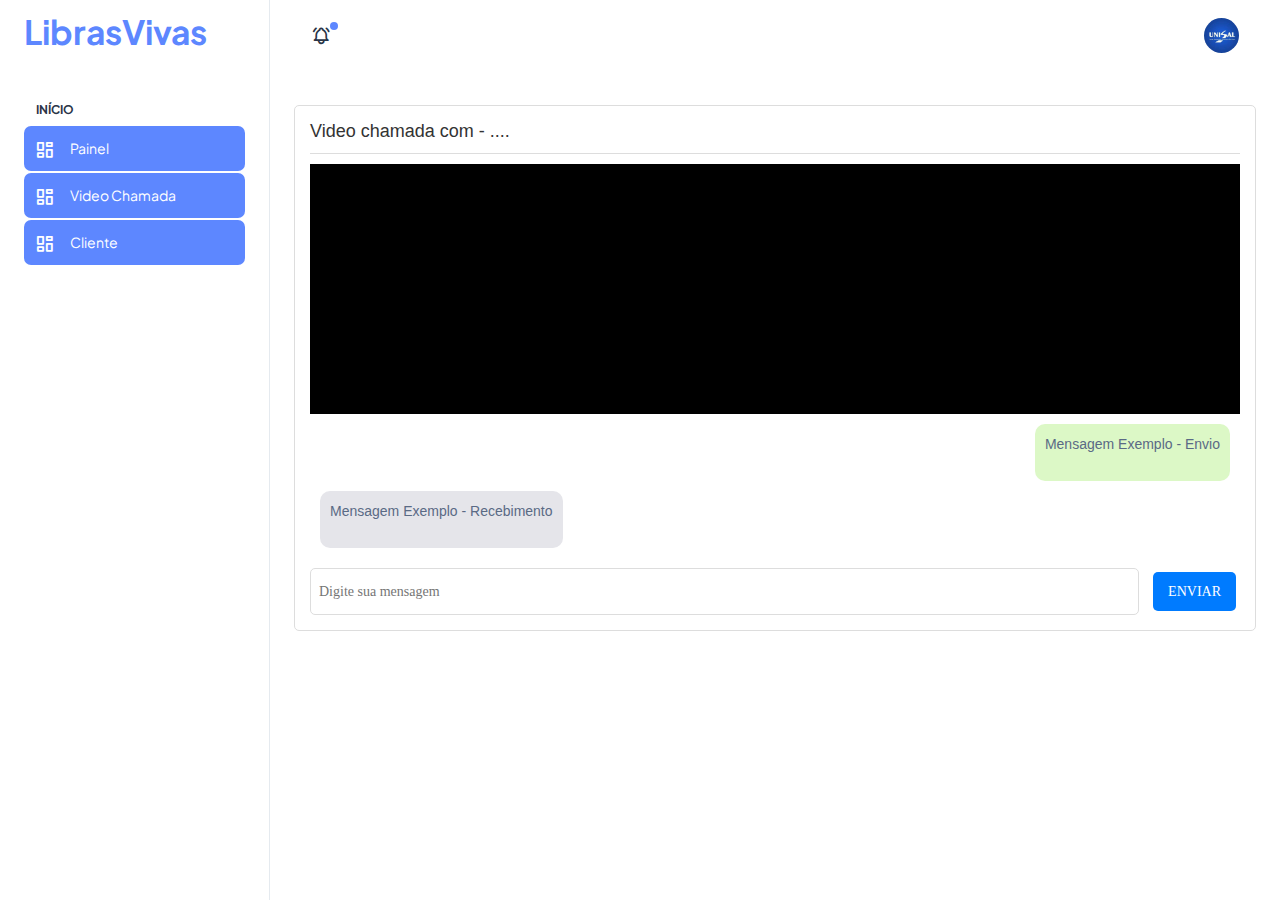
<file: Front-End/html/videoChamada.html>
<!doctype html>
<html lang="en">


<Style>
    /* Estilos do Chat */
    .chat-container {
        background-color: #fff;
        border: 1px solid #ddd;
        border-radius: 5px;
        padding: 15px;
        margin-top: 20px;
        font-family: Poppins-Regular, sans-serif;
    }

    .chat-header {
        border-bottom: 1px solid #ddd;
        padding-bottom: 10px;
        margin-bottom: 10px;
    }

    .chat-header h3 {
        margin: 0;
        font-size: 18px;
        color: #333;
    }

.chat-messages {
            max-height: 3000px;
        overflow-y: auto;
    }

    .chat-message {
        background-color: #f5f5f5;
        padding: 8px;
        margin-bottom: 10px;
        border-radius: 5px;
        font-size: 14px;
        line-height: 1.7;
        color: #666666;
    }

    .chat-input {
        display: flex;
        margin-top: 10px;
    }

    .chat-input input[type="text"] {
        flex: 1;
        padding: 8px;
        border: 1px solid #ddd;
        border-radius: 5px;
        margin-right: 10px;
        font-family: Poppins-Regular;
        font-size: 14px;
        line-height: 1.7;
        color: #666666;
    }

    .chat-input button {
        padding: 8px 15px;
        border: none;
        background-color: #007bff;
        color: #fff;
        border-radius: 5px;
        cursor: pointer;
        transition: background-color 0.3s ease;
        font-family: Montserrat-Bold;
        font-size: 14px;
        line-height: 1.7;
        text-transform: uppercase;
    }

    .chat-input button:hover {
        background-color: #0056b3;
    }

    .video-call-space {
        background-color: #000;
        /* Cor de fundo preto */
        height: 250px;
        /* Altura desejada para a área da videochamada */
        display: flex;
        justify-content: center;
        align-items: center;
        color: #fff;
        /* Cor do texto dentro da área de videochamada */
        font-size: 24px;
        /* Tamanho do texto */
        font-weight: bold;
        /* Peso da fonte */
    }

    /* Estilos para as mensagens simuladas */
    .message-container {
        display: flex;
        flex-direction: column;
        gap: 10px;
        padding: 10px;
    }

    .sent-message {
        align-self: flex-end;
        background-color: #DCF8C6;
        border-radius: 10px;
        padding: 10px;
    }

    .received-message {
        align-self: flex-start;
        background-color: #E5E5EA;
        border-radius: 10px;
        padding: 10px;
    }
</Style>
<head>
    <meta charset="utf-8">
    <meta name="viewport" content="width=device-width, initial-scale=1">
    <title>LibrasVivas</title>
    <link rel="shortcut icon" type="image/png" href="../assets/images/logos/favicon.png" />
 <link rel="stylesheet" href="../assets/css/styles.min.css" />
</head>

<body>
    <!--  Body Wrapper -->
    <!--  Invólucro do Corpo -->
    <div class="page-wrapper" id="main-wrapper" data-layout="vertical" data-navbarbg="skin6" data-sidebartype="full"
        data-sidebar-position="fixed" data-header-position="fixed">
        <!-- Início da Barra Lateral -->
        <aside class="left-sidebar">
            <!-- Rolagem da Barra Lateral-->
            <div>
                <div class="brand-logo d-flex align-items-center justify-content-between">
                    <a href="./index.html" class="text-nowrap logo-img">
                        <h2 style="color:  #5D87FF;"><b style="text-align: center; font-size: larger;">LibrasVivas</b></h2>
                        <!-- <img src="../assets/images/logos/dark-logo.svg" width="180" alt="" /> -->
                    </a>
                    <div class="close-btn d-xl-none d-block sidebartoggler cursor-pointer" id="sidebarCollapse">
                        <i class="ti ti-x fs-8"></i>
                    </div>
                </div>
                <!-- Navegação da Barra Lateral-->
                <nav class="sidebar-nav scroll-sidebar" data-simplebar="">
                    <ul id="sidebarnav">
                        <li class="nav-small-cap">
                            <i class="ti ti-dots nav-small-cap-icon fs-4"></i>
                            <span class="hide-menu">Início</span>
                        </li>
                        <li class="sidebar-item">
                            <a class="sidebar-link" href="./index.html" aria-expanded="false">
                                <span>
                                    <i class="ti ti-layout-dashboard"></i>
                                </span>
                                <span class="hide-menu">Painel</span>
                            </a>
                            <a class="sidebar-link" href="./videoChamada.html" aria-expanded="TRUE">
                                <span>
                                  <i class="ti ti-layout-dashboard"></i>
                                </span>
                                <span class="hide-menu">Video Chamada</span>
                              </a>
                            <a class="sidebar-link" href="./Cliente.html" aria-expanded="TRUE">
                                <span>
                                  <i class="ti ti-layout-dashboard"></i>
                                </span>
                                <span class="hide-menu">Cliente</span>
                              </a>
                            </li>
                        </li>
                        <!-- <li class="nav-small-cap">
                            <i class="ti ti-dots nav-small-cap-icon fs-4"></i>
                            <span class="hide-menu">COMPONENTES DE INTERFACE</span>
                        </li>
                        <li class="sidebar-item">
                            <a class="sidebar-link" href="./ui-buttons.html" aria-expanded="false">
                                <span>
                                    <i class="ti ti-article"></i>
                                </span>
                                <span class="hide-menu">Botões</span>
                            </a>
                        </li>
                        <li class="sidebar-item">
                            <a class="sidebar-link" href="./ui-alerts.html" aria-expanded="false">
                                <span>
                                    <i class="ti ti-alert-circle"></i>
                                </span>
                                <span class="hide-menu">Alertas</span>
                            </a>
                        </li>
                        <li class="sidebar-item">
                            <a class="sidebar-link" href="./ui-card.html" aria-expanded="false">
                                <span>
                                    <i class="ti ti-cards"></i>
                                </span>
                                <span class="hide-menu">Cartão</span>
                            </a>
                        </li>
                        <li class="sidebar-item">
                            <a class="sidebar-link" href="./ui-forms.html" aria-expanded="false">
                                <span>
                                    <i class="ti ti-file-description"></i>
                                </span>
                                <span class="hide-menu">Formulários</span>
                            </a>
                        </li>
                        <li class="sidebar-item">
                            <a class="sidebar-link" href="./ui-typography.html" aria-expanded="false">
                                <span>
                                    <i class="ti ti-typography"></i>
                                </span>
                                <span class="hide-menu">Tipografia</span>
                            </a>
                        </li> -->

                    </ul>

                </nav>
                <!-- End Sidebar navigation -->
            </div>
            <!-- End Sidebar scroll-->
        </aside>
        <!--  Sidebar End -->
        <!--  Main wrapper -->
        <div class="body-wrapper">
            <!--  Header Start -->
            <header class="app-header">
                <nav class="navbar navbar-expand-lg navbar-light">
                    <ul class="navbar-nav">
                        <li class="nav-item d-block d-xl-none">
                            <a class="nav-link sidebartoggler nav-icon-hover" id="headerCollapse"
                                href="javascript:void(0)">
                                <i class="ti ti-menu-2"></i>
                            </a>
                        </li>
                        <li class="nav-item">
                            <a class="nav-link nav-icon-hover" href="javascript:void(0)">
                                <i class="ti ti-bell-ringing"></i>
                                <div class="notification bg-primary rounded-circle"></div>
                            </a>
                        </li>
                    </ul>
                    <div class="navbar-collapse justify-content-end px-0" id="navbarNav">
                        <ul class="navbar-nav flex-row ms-auto align-items-center justify-content-end">
                            <li class="nav-item dropdown">
                                <a class="nav-link nav-icon-hover" href="javascript:void(0)" id="drop2"
                                    data-bs-toggle="dropdown" aria-expanded="false">
                                    <img src="../assets/images/profile/user-1.jpg" alt="" width="35" height="35"
                                        class="rounded-circle">
                                </a>
                                <div class="dropdown-menu dropdown-menu-end dropdown-menu-animate-up"
                                    aria-labelledby="drop2">
                                    <div class="message-body">
                                        <a href="javascript:void(0)"
                                            class="d-flex align-items-center gap-2 dropdown-item">
                                            <i class="ti ti-user fs-6"></i>
                                            <p class="mb-0 fs-3">Meu Perfil</p>
                                        </a>
                                        <a href="javascript:void(0)"
                                            class="d-flex align-items-center gap-2 dropdown-item">
                                            <i class="ti ti-mail fs-6"></i>
                                            <p class="mb-0 fs-3">Minha Conta</p>
                                        </a>
                                        <a href="javascript:void(0)"
                                            class="d-flex align-items-center gap-2 dropdown-item">
                                            <i class="ti ti-list-check fs-6"></i>
                                            <p class="mb-0 fs-3">Minhas Tarefas</p>
                                        </a>
                                        <a href="./authentication-login.html"
                                            class="btn btn-outline-primary mx-3 mt-2 d-block">Sair</a>
                                    </div>
                                </div>
                            </li>
                        </ul>
                    </div>

                </nav>
            </header>
            <!--  Header End -->
            <div class="container-fluid">
                    <!-- Coluna para o Chat -->
                    <div class="col-lg-12">
                        <!-- Estrutura do Chat -->
                        <div class="chat-container">
                            <div class="chat-header">
                                <h3>Video chamada com - ....</h3>
                            </div>
                            <!-- ... Seu código HTML anterior ... -->

                            <div class="chat-messages" id="chat-messages">
                                <!-- Espaço preto para simular videochamada -->
                                <div class="video-call-space">
                                    <!-- Área da videochamada -->
                                    
                                    <!-- Ícones, texto ou qualquer conteúdo relacionado à videochamada aqui -->
                                </div>

                                <!-- Mensagens simuladas -->
                                <div class="message-container">
                                    <!-- Mensagens enviadas -->
                                    <div class="sent-message">
                                        <p>Mensagem Exemplo - Envio</p>
                                    </div>
                                    <!-- Mensagens recebidas -->
                                    <div class="received-message">
                                        <p>Mensagem Exemplo - Recebimento </p>
                                    </div>
                                    <!-- Adicione mais mensagens enviadas ou recebidas conforme necessário -->
                                </div>
                            </div>

                            <!-- ... Seu código HTML posterior ... -->


                            <div class="chat-input">
                                <input type="text" id="message-input" placeholder="Digite sua mensagem">
                                <button class="btn btn-primary m-1" onclick="sendMessage()">Enviar</button>
                            </div>
                        </div>
                    </div>

                

            </div>
            <script src="../assets/libs/jquery/dist/jquery.min.js"></script>
            <script src="../assets/libs/bootstrap/dist/js/bootstrap.bundle.min.js"></script>
            <script src="../assets/js/sidebarmenu.js"></script>
            <script src="../assets/js/app.min.js"></script>
            <script src="../assets/libs/apexcharts/dist/apexcharts.min.js"></script>
            <script src="../assets/libs/simplebar/dist/simplebar.js"></script>
            <script src="../assets/js/dashboard.js"></script>
</body>

</html>
</file>
<file: Front-End/css/util.css>
/*[ FONT SIZE ]
///////////////////////////////////////////////////////////
*/
.fs-1 {font-size: 1px;}
.fs-2 {font-size: 2px;}
.fs-3 {font-size: 3px;}
.fs-4 {font-size: 4px;}
.fs-5 {font-size: 5px;}
.fs-6 {font-size: 6px;}
.fs-7 {font-size: 7px;}
.fs-8 {font-size: 8px;}
.fs-9 {font-size: 9px;}
.fs-10 {font-size: 10px;}
.fs-11 {font-size: 11px;}
.fs-12 {font-size: 12px;}
.fs-13 {font-size: 13px;}
.fs-14 {font-size: 14px;}
.fs-15 {font-size: 15px;}
.fs-16 {font-size: 16px;}
.fs-17 {font-size: 17px;}
.fs-18 {font-size: 18px;}
.fs-19 {font-size: 19px;}
.fs-20 {font-size: 20px;}
.fs-21 {font-size: 21px;}
.fs-22 {font-size: 22px;}
.fs-23 {font-size: 23px;}
.fs-24 {font-size: 24px;}
.fs-25 {font-size: 25px;}
.fs-26 {font-size: 26px;}
.fs-27 {font-size: 27px;}
.fs-28 {font-size: 28px;}
.fs-29 {font-size: 29px;}
.fs-30 {font-size: 30px;}
.fs-31 {font-size: 31px;}
.fs-32 {font-size: 32px;}
.fs-33 {font-size: 33px;}
.fs-34 {font-size: 34px;}
.fs-35 {font-size: 35px;}
.fs-36 {font-size: 36px;}
.fs-37 {font-size: 37px;}
.fs-38 {font-size: 38px;}
.fs-39 {font-size: 39px;}
.fs-40 {font-size: 40px;}
.fs-41 {font-size: 41px;}
.fs-42 {font-size: 42px;}
.fs-43 {font-size: 43px;}
.fs-44 {font-size: 44px;}
.fs-45 {font-size: 45px;}
.fs-46 {font-size: 46px;}
.fs-47 {font-size: 47px;}
.fs-48 {font-size: 48px;}
.fs-49 {font-size: 49px;}
.fs-50 {font-size: 50px;}
.fs-51 {font-size: 51px;}
.fs-52 {font-size: 52px;}
.fs-53 {font-size: 53px;}
.fs-54 {font-size: 54px;}
.fs-55 {font-size: 55px;}
.fs-56 {font-size: 56px;}
.fs-57 {font-size: 57px;}
.fs-58 {font-size: 58px;}
.fs-59 {font-size: 59px;}
.fs-60 {font-size: 60px;}
.fs-61 {font-size: 61px;}
.fs-62 {font-size: 62px;}
.fs-63 {font-size: 63px;}
.fs-64 {font-size: 64px;}
.fs-65 {font-size: 65px;}
.fs-66 {font-size: 66px;}
.fs-67 {font-size: 67px;}
.fs-68 {font-size: 68px;}
.fs-69 {font-size: 69px;}
.fs-70 {font-size: 70px;}
.fs-71 {font-size: 71px;}
.fs-72 {font-size: 72px;}
.fs-73 {font-size: 73px;}
.fs-74 {font-size: 74px;}
.fs-75 {font-size: 75px;}
.fs-76 {font-size: 76px;}
.fs-77 {font-size: 77px;}
.fs-78 {font-size: 78px;}
.fs-79 {font-size: 79px;}
.fs-80 {font-size: 80px;}
.fs-81 {font-size: 81px;}
.fs-82 {font-size: 82px;}
.fs-83 {font-size: 83px;}
.fs-84 {font-size: 84px;}
.fs-85 {font-size: 85px;}
.fs-86 {font-size: 86px;}
.fs-87 {font-size: 87px;}
.fs-88 {font-size: 88px;}
.fs-89 {font-size: 89px;}
.fs-90 {font-size: 90px;}
.fs-91 {font-size: 91px;}
.fs-92 {font-size: 92px;}
.fs-93 {font-size: 93px;}
.fs-94 {font-size: 94px;}
.fs-95 {font-size: 95px;}
.fs-96 {font-size: 96px;}
.fs-97 {font-size: 97px;}
.fs-98 {font-size: 98px;}
.fs-99 {font-size: 99px;}
.fs-100 {font-size: 100px;}
.fs-101 {font-size: 101px;}
.fs-102 {font-size: 102px;}
.fs-103 {font-size: 103px;}
.fs-104 {font-size: 104px;}
.fs-105 {font-size: 105px;}
.fs-106 {font-size: 106px;}
.fs-107 {font-size: 107px;}
.fs-108 {font-size: 108px;}
.fs-109 {font-size: 109px;}
.fs-110 {font-size: 110px;}
.fs-111 {font-size: 111px;}
.fs-112 {font-size: 112px;}
.fs-113 {font-size: 113px;}
.fs-114 {font-size: 114px;}
.fs-115 {font-size: 115px;}
.fs-116 {font-size: 116px;}
.fs-117 {font-size: 117px;}
.fs-118 {font-size: 118px;}
.fs-119 {font-size: 119px;}
.fs-120 {font-size: 120px;}
.fs-121 {font-size: 121px;}
.fs-122 {font-size: 122px;}
.fs-123 {font-size: 123px;}
.fs-124 {font-size: 124px;}
.fs-125 {font-size: 125px;}
.fs-126 {font-size: 126px;}
.fs-127 {font-size: 127px;}
.fs-128 {font-size: 128px;}
.fs-129 {font-size: 129px;}
.fs-130 {font-size: 130px;}
.fs-131 {font-size: 131px;}
.fs-132 {font-size: 132px;}
.fs-133 {font-size: 133px;}
.fs-134 {font-size: 134px;}
.fs-135 {font-size: 135px;}
.fs-136 {font-size: 136px;}
.fs-137 {font-size: 137px;}
.fs-138 {font-size: 138px;}
.fs-139 {font-size: 139px;}
.fs-140 {font-size: 140px;}
.fs-141 {font-size: 141px;}
.fs-142 {font-size: 142px;}
.fs-143 {font-size: 143px;}
.fs-144 {font-size: 144px;}
.fs-145 {font-size: 145px;}
.fs-146 {font-size: 146px;}
.fs-147 {font-size: 147px;}
.fs-148 {font-size: 148px;}
.fs-149 {font-size: 149px;}
.fs-150 {font-size: 150px;}
.fs-151 {font-size: 151px;}
.fs-152 {font-size: 152px;}
.fs-153 {font-size: 153px;}
.fs-154 {font-size: 154px;}
.fs-155 {font-size: 155px;}
.fs-156 {font-size: 156px;}
.fs-157 {font-size: 157px;}
.fs-158 {font-size: 158px;}
.fs-159 {font-size: 159px;}
.fs-160 {font-size: 160px;}
.fs-161 {font-size: 161px;}
.fs-162 {font-size: 162px;}
.fs-163 {font-size: 163px;}
.fs-164 {font-size: 164px;}
.fs-165 {font-size: 165px;}
.fs-166 {font-size: 166px;}
.fs-167 {font-size: 167px;}
.fs-168 {font-size: 168px;}
.fs-169 {font-size: 169px;}
.fs-170 {font-size: 170px;}
.fs-171 {font-size: 171px;}
.fs-172 {font-size: 172px;}
.fs-173 {font-size: 173px;}
.fs-174 {font-size: 174px;}
.fs-175 {font-size: 175px;}
.fs-176 {font-size: 176px;}
.fs-177 {font-size: 177px;}
.fs-178 {font-size: 178px;}
.fs-179 {font-size: 179px;}
.fs-180 {font-size: 180px;}
.fs-181 {font-size: 181px;}
.fs-182 {font-size: 182px;}
.fs-183 {font-size: 183px;}
.fs-184 {font-size: 184px;}
.fs-185 {font-size: 185px;}
.fs-186 {font-size: 186px;}
.fs-187 {font-size: 187px;}
.fs-188 {font-size: 188px;}
.fs-189 {font-size: 189px;}
.fs-190 {font-size: 190px;}
.fs-191 {font-size: 191px;}
.fs-192 {font-size: 192px;}
.fs-193 {font-size: 193px;}
.fs-194 {font-size: 194px;}
.fs-195 {font-size: 195px;}
.fs-196 {font-size: 196px;}
.fs-197 {font-size: 197px;}
.fs-198 {font-size: 198px;}
.fs-199 {font-size: 199px;}
.fs-200 {font-size: 200px;}

/*[ PADDING ]
///////////////////////////////////////////////////////////
*/
.p-t-0 {padding-top: 0px;}
.p-t-1 {padding-top: 1px;}
.p-t-2 {padding-top: 2px;}
.p-t-3 {padding-top: 3px;}
.p-t-4 {padding-top: 4px;}
.p-t-5 {padding-top: 5px;}
.p-t-6 {padding-top: 6px;}
.p-t-7 {padding-top: 7px;}
.p-t-8 {padding-top: 8px;}
.p-t-9 {padding-top: 9px;}
.p-t-10 {padding-top: 10px;}
.p-t-11 {padding-top: 11px;}
.p-t-12 {padding-top: 12px;}
.p-t-13 {padding-top: 13px;}
.p-t-14 {padding-top: 14px;}
.p-t-15 {padding-top: 15px;}
.p-t-16 {padding-top: 16px;}
.p-t-17 {padding-top: 17px;}
.p-t-18 {padding-top: 18px;}
.p-t-19 {padding-top: 19px;}
.p-t-20 {padding-top: 20px;}
.p-t-21 {padding-top: 21px;}
.p-t-22 {padding-top: 22px;}
.p-t-23 {padding-top: 23px;}
.p-t-24 {padding-top: 24px;}
.p-t-25 {padding-top: 25px;}
.p-t-26 {padding-top: 26px;}
.p-t-27 {padding-top: 27px;}
.p-t-28 {padding-top: 28px;}
.p-t-29 {padding-top: 29px;}
.p-t-30 {padding-top: 30px;}
.p-t-31 {padding-top: 31px;}
.p-t-32 {padding-top: 32px;}
.p-t-33 {padding-top: 33px;}
.p-t-34 {padding-top: 34px;}
.p-t-35 {padding-top: 35px;}
.p-t-36 {padding-top: 36px;}
.p-t-37 {padding-top: 37px;}
.p-t-38 {padding-top: 38px;}
.p-t-39 {padding-top: 39px;}
.p-t-40 {padding-top: 40px;}
.p-t-41 {padding-top: 41px;}
.p-t-42 {padding-top: 42px;}
.p-t-43 {padding-top: 43px;}
.p-t-44 {padding-top: 44px;}
.p-t-45 {padding-top: 45px;}
.p-t-46 {padding-top: 46px;}
.p-t-47 {padding-top: 47px;}
.p-t-48 {padding-top: 48px;}
.p-t-49 {padding-top: 49px;}
.p-t-50 {padding-top: 50px;}
.p-t-51 {padding-top: 51px;}
.p-t-52 {padding-top: 52px;}
.p-t-53 {padding-top: 53px;}
.p-t-54 {padding-top: 54px;}
.p-t-55 {padding-top: 55px;}
.p-t-56 {padding-top: 56px;}
.p-t-57 {padding-top: 57px;}
.p-t-58 {padding-top: 58px;}
.p-t-59 {padding-top: 59px;}
.p-t-60 {padding-top: 60px;}
.p-t-61 {padding-top: 61px;}
.p-t-62 {padding-top: 62px;}
.p-t-63 {padding-top: 63px;}
.p-t-64 {padding-top: 64px;}
.p-t-65 {padding-top: 65px;}
.p-t-66 {padding-top: 66px;}
.p-t-67 {padding-top: 67px;}
.p-t-68 {padding-top: 68px;}
.p-t-69 {padding-top: 69px;}
.p-t-70 {padding-top: 70px;}
.p-t-71 {padding-top: 71px;}
.p-t-72 {padding-top: 72px;}
.p-t-73 {padding-top: 73px;}
.p-t-74 {padding-top: 74px;}
.p-t-75 {padding-top: 75px;}
.p-t-76 {padding-top: 76px;}
.p-t-77 {padding-top: 77px;}
.p-t-78 {padding-top: 78px;}
.p-t-79 {padding-top: 79px;}
.p-t-80 {padding-top: 80px;}
.p-t-81 {padding-top: 81px;}
.p-t-82 {padding-top: 82px;}
.p-t-83 {padding-top: 83px;}
.p-t-84 {padding-top: 84px;}
.p-t-85 {padding-top: 85px;}
.p-t-86 {padding-top: 86px;}
.p-t-87 {padding-top: 87px;}
.p-t-88 {padding-top: 88px;}
.p-t-89 {padding-top: 89px;}
.p-t-90 {padding-top: 90px;}
.p-t-91 {padding-top: 91px;}
.p-t-92 {padding-top: 92px;}
.p-t-93 {padding-top: 93px;}
.p-t-94 {padding-top: 94px;}
.p-t-95 {padding-top: 95px;}
.p-t-96 {padding-top: 96px;}
.p-t-97 {padding-top: 97px;}
.p-t-98 {padding-top: 98px;}
.p-t-99 {padding-top: 99px;}
.p-t-100 {padding-top: 100px;}
.p-t-101 {padding-top: 101px;}
.p-t-102 {padding-top: 102px;}
.p-t-103 {padding-top: 103px;}
.p-t-104 {padding-top: 104px;}
.p-t-105 {padding-top: 105px;}
.p-t-106 {padding-top: 106px;}
.p-t-107 {padding-top: 107px;}
.p-t-108 {padding-top: 108px;}
.p-t-109 {padding-top: 109px;}
.p-t-110 {padding-top: 110px;}
.p-t-111 {padding-top: 111px;}
.p-t-112 {padding-top: 112px;}
.p-t-113 {padding-top: 113px;}
.p-t-114 {padding-top: 114px;}
.p-t-115 {padding-top: 115px;}
.p-t-116 {padding-top: 116px;}
.p-t-117 {padding-top: 117px;}
.p-t-118 {padding-top: 118px;}
.p-t-119 {padding-top: 119px;}
.p-t-120 {padding-top: 120px;}
.p-t-121 {padding-top: 121px;}
.p-t-122 {padding-top: 122px;}
.p-t-123 {padding-top: 123px;}
.p-t-124 {padding-top: 124px;}
.p-t-125 {padding-top: 125px;}
.p-t-126 {padding-top: 126px;}
.p-t-127 {padding-top: 127px;}
.p-t-128 {padding-top: 128px;}
.p-t-129 {padding-top: 129px;}
.p-t-130 {padding-top: 130px;}
.p-t-131 {padding-top: 131px;}
.p-t-132 {padding-top: 132px;}
.p-t-133 {padding-top: 133px;}
.p-t-134 {padding-top: 134px;}
.p-t-135 {padding-top: 135px;}
.p-t-136 {padding-top: 136px;}
.p-t-137 {padding-top: 137px;}
.p-t-138 {padding-top: 138px;}
.p-t-139 {padding-top: 139px;}
.p-t-140 {padding-top: 140px;}
.p-t-141 {padding-top: 141px;}
.p-t-142 {padding-top: 142px;}
.p-t-143 {padding-top: 143px;}
.p-t-144 {padding-top: 144px;}
.p-t-145 {padding-top: 145px;}
.p-t-146 {padding-top: 146px;}
.p-t-147 {padding-top: 147px;}
.p-t-148 {padding-top: 148px;}
.p-t-149 {padding-top: 149px;}
.p-t-150 {padding-top: 150px;}
.p-t-151 {padding-top: 151px;}
.p-t-152 {padding-top: 152px;}
.p-t-153 {padding-top: 153px;}
.p-t-154 {padding-top: 154px;}
.p-t-155 {padding-top: 155px;}
.p-t-156 {padding-top: 156px;}
.p-t-157 {padding-top: 157px;}
.p-t-158 {padding-top: 158px;}
.p-t-159 {padding-top: 159px;}
.p-t-160 {padding-top: 160px;}
.p-t-161 {padding-top: 161px;}
.p-t-162 {padding-top: 162px;}
.p-t-163 {padding-top: 163px;}
.p-t-164 {padding-top: 164px;}
.p-t-165 {padding-top: 165px;}
.p-t-166 {padding-top: 166px;}
.p-t-167 {padding-top: 167px;}
.p-t-168 {padding-top: 168px;}
.p-t-169 {padding-top: 169px;}
.p-t-170 {padding-top: 170px;}
.p-t-171 {padding-top: 171px;}
.p-t-172 {padding-top: 172px;}
.p-t-173 {padding-top: 173px;}
.p-t-174 {padding-top: 174px;}
.p-t-175 {padding-top: 175px;}
.p-t-176 {padding-top: 176px;}
.p-t-177 {padding-top: 177px;}
.p-t-178 {padding-top: 178px;}
.p-t-179 {padding-top: 179px;}
.p-t-180 {padding-top: 180px;}
.p-t-181 {padding-top: 181px;}
.p-t-182 {padding-top: 182px;}
.p-t-183 {padding-top: 183px;}
.p-t-184 {padding-top: 184px;}
.p-t-185 {padding-top: 185px;}
.p-t-186 {padding-top: 186px;}
.p-t-187 {padding-top: 187px;}
.p-t-188 {padding-top: 188px;}
.p-t-189 {padding-top: 189px;}
.p-t-190 {padding-top: 190px;}
.p-t-191 {padding-top: 191px;}
.p-t-192 {padding-top: 192px;}
.p-t-193 {padding-top: 193px;}
.p-t-194 {padding-top: 194px;}
.p-t-195 {padding-top: 195px;}
.p-t-196 {padding-top: 196px;}
.p-t-197 {padding-top: 197px;}
.p-t-198 {padding-top: 198px;}
.p-t-199 {padding-top: 199px;}
.p-t-200 {padding-top: 200px;}
.p-t-201 {padding-top: 201px;}
.p-t-202 {padding-top: 202px;}
.p-t-203 {padding-top: 203px;}
.p-t-204 {padding-top: 204px;}
.p-t-205 {padding-top: 205px;}
.p-t-206 {padding-top: 206px;}
.p-t-207 {padding-top: 207px;}
.p-t-208 {padding-top: 208px;}
.p-t-209 {padding-top: 209px;}
.p-t-210 {padding-top: 210px;}
.p-t-211 {padding-top: 211px;}
.p-t-212 {padding-top: 212px;}
.p-t-213 {padding-top: 213px;}
.p-t-214 {padding-top: 214px;}
.p-t-215 {padding-top: 215px;}
.p-t-216 {padding-top: 216px;}
.p-t-217 {padding-top: 217px;}
.p-t-218 {padding-top: 218px;}
.p-t-219 {padding-top: 219px;}
.p-t-220 {padding-top: 220px;}
.p-t-221 {padding-top: 221px;}
.p-t-222 {padding-top: 222px;}
.p-t-223 {padding-top: 223px;}
.p-t-224 {padding-top: 224px;}
.p-t-225 {padding-top: 225px;}
.p-t-226 {padding-top: 226px;}
.p-t-227 {padding-top: 227px;}
.p-t-228 {padding-top: 228px;}
.p-t-229 {padding-top: 229px;}
.p-t-230 {padding-top: 230px;}
.p-t-231 {padding-top: 231px;}
.p-t-232 {padding-top: 232px;}
.p-t-233 {padding-top: 233px;}
.p-t-234 {padding-top: 234px;}
.p-t-235 {padding-top: 235px;}
.p-t-236 {padding-top: 236px;}
.p-t-237 {padding-top: 237px;}
.p-t-238 {padding-top: 238px;}
.p-t-239 {padding-top: 239px;}
.p-t-240 {padding-top: 240px;}
.p-t-241 {padding-top: 241px;}
.p-t-242 {padding-top: 242px;}
.p-t-243 {padding-top: 243px;}
.p-t-244 {padding-top: 244px;}
.p-t-245 {padding-top: 245px;}
.p-t-246 {padding-top: 246px;}
.p-t-247 {padding-top: 247px;}
.p-t-248 {padding-top: 248px;}
.p-t-249 {padding-top: 249px;}
.p-t-250 {padding-top: 250px;}
.p-b-0 {padding-bottom: 0px;}
.p-b-1 {padding-bottom: 1px;}
.p-b-2 {padding-bottom: 2px;}
.p-b-3 {padding-bottom: 3px;}
.p-b-4 {padding-bottom: 4px;}
.p-b-5 {padding-bottom: 5px;}
.p-b-6 {padding-bottom: 6px;}
.p-b-7 {padding-bottom: 7px;}
.p-b-8 {padding-bottom: 8px;}
.p-b-9 {padding-bottom: 9px;}
.p-b-10 {padding-bottom: 10px;}
.p-b-11 {padding-bottom: 11px;}
.p-b-12 {padding-bottom: 12px;}
.p-b-13 {padding-bottom: 13px;}
.p-b-14 {padding-bottom: 14px;}
.p-b-15 {padding-bottom: 15px;}
.p-b-16 {padding-bottom: 16px;}
.p-b-17 {padding-bottom: 17px;}
.p-b-18 {padding-bottom: 18px;}
.p-b-19 {padding-bottom: 19px;}
.p-b-20 {padding-bottom: 20px;}
.p-b-21 {padding-bottom: 21px;}
.p-b-22 {padding-bottom: 22px;}
.p-b-23 {padding-bottom: 23px;}
.p-b-24 {padding-bottom: 24px;}
.p-b-25 {padding-bottom: 25px;}
.p-b-26 {padding-bottom: 26px;}
.p-b-27 {padding-bottom: 27px;}
.p-b-28 {padding-bottom: 28px;}
.p-b-29 {padding-bottom: 29px;}
.p-b-30 {padding-bottom: 30px;}
.p-b-31 {padding-bottom: 31px;}
.p-b-32 {padding-bottom: 32px;}
.p-b-33 {padding-bottom: 33px;}
.p-b-34 {padding-bottom: 34px;}
.p-b-35 {padding-bottom: 35px;}
.p-b-36 {padding-bottom: 36px;}
.p-b-37 {padding-bottom: 37px;}
.p-b-38 {padding-bottom: 38px;}
.p-b-39 {padding-bottom: 39px;}
.p-b-40 {padding-bottom: 40px;}
.p-b-41 {padding-bottom: 41px;}
.p-b-42 {padding-bottom: 42px;}
.p-b-43 {padding-bottom: 43px;}
.p-b-44 {padding-bottom: 44px;}
.p-b-45 {padding-bottom: 45px;}
.p-b-46 {padding-bottom: 46px;}
.p-b-47 {padding-bottom: 47px;}
.p-b-48 {padding-bottom: 48px;}
.p-b-49 {padding-bottom: 49px;}
.p-b-50 {padding-bottom: 50px;}
.p-b-51 {padding-bottom: 51px;}
.p-b-52 {padding-bottom: 52px;}
.p-b-53 {padding-bottom: 53px;}
.p-b-54 {padding-bottom: 54px;}
.p-b-55 {padding-bottom: 55px;}
.p-b-56 {padding-bottom: 56px;}
.p-b-57 {padding-bottom: 57px;}
.p-b-58 {padding-bottom: 58px;}
.p-b-59 {padding-bottom: 59px;}
.p-b-60 {padding-bottom: 60px;}
.p-b-61 {padding-bottom: 61px;}
.p-b-62 {padding-bottom: 62px;}
.p-b-63 {padding-bottom: 63px;}
.p-b-64 {padding-bottom: 64px;}
.p-b-65 {padding-bottom: 65px;}
.p-b-66 {padding-bottom: 66px;}
.p-b-67 {padding-bottom: 67px;}
.p-b-68 {padding-bottom: 68px;}
.p-b-69 {padding-bottom: 69px;}
.p-b-70 {padding-bottom: 70px;}
.p-b-71 {padding-bottom: 71px;}
.p-b-72 {padding-bottom: 72px;}
.p-b-73 {padding-bottom: 73px;}
.p-b-74 {padding-bottom: 74px;}
.p-b-75 {padding-bottom: 75px;}
.p-b-76 {padding-bottom: 76px;}
.p-b-77 {padding-bottom: 77px;}
.p-b-78 {padding-bottom: 78px;}
.p-b-79 {padding-bottom: 79px;}
.p-b-80 {padding-bottom: 80px;}
.p-b-81 {padding-bottom: 81px;}
.p-b-82 {padding-bottom: 82px;}
.p-b-83 {padding-bottom: 83px;}
.p-b-84 {padding-bottom: 84px;}
.p-b-85 {padding-bottom: 85px;}
.p-b-86 {padding-bottom: 86px;}
.p-b-87 {padding-bottom: 87px;}
.p-b-88 {padding-bottom: 88px;}
.p-b-89 {padding-bottom: 89px;}
.p-b-90 {padding-bottom: 90px;}
.p-b-91 {padding-bottom: 91px;}
.p-b-92 {padding-bottom: 92px;}
.p-b-93 {padding-bottom: 93px;}
.p-b-94 {padding-bottom: 94px;}
.p-b-95 {padding-bottom: 95px;}
.p-b-96 {padding-bottom: 96px;}
.p-b-97 {padding-bottom: 97px;}
.p-b-98 {padding-bottom: 98px;}
.p-b-99 {padding-bottom: 99px;}
.p-b-100 {padding-bottom: 100px;}
.p-b-101 {padding-bottom: 101px;}
.p-b-102 {padding-bottom: 102px;}
.p-b-103 {padding-bottom: 103px;}
.p-b-104 {padding-bottom: 104px;}
.p-b-105 {padding-bottom: 105px;}
.p-b-106 {padding-bottom: 106px;}
.p-b-107 {padding-bottom: 107px;}
.p-b-108 {padding-bottom: 108px;}
.p-b-109 {padding-bottom: 109px;}
.p-b-110 {padding-bottom: 110px;}
.p-b-111 {padding-bottom: 111px;}
.p-b-112 {padding-bottom: 112px;}
.p-b-113 {padding-bottom: 113px;}
.p-b-114 {padding-bottom: 114px;}
.p-b-115 {padding-bottom: 115px;}
.p-b-116 {padding-bottom: 116px;}
.p-b-117 {padding-bottom: 117px;}
.p-b-118 {padding-bottom: 118px;}
.p-b-119 {padding-bottom: 119px;}
.p-b-120 {padding-bottom: 120px;}
.p-b-121 {padding-bottom: 121px;}
.p-b-122 {padding-bottom: 122px;}
.p-b-123 {padding-bottom: 123px;}
.p-b-124 {padding-bottom: 124px;}
.p-b-125 {padding-bottom: 125px;}
.p-b-126 {padding-bottom: 126px;}
.p-b-127 {padding-bottom: 127px;}
.p-b-128 {padding-bottom: 128px;}
.p-b-129 {padding-bottom: 129px;}
.p-b-130 {padding-bottom: 130px;}
.p-b-131 {padding-bottom: 131px;}
.p-b-132 {padding-bottom: 132px;}
.p-b-133 {padding-bottom: 133px;}
.p-b-134 {padding-bottom: 134px;}
.p-b-135 {padding-bottom: 135px;}
.p-b-136 {padding-bottom: 136px;}
.p-b-137 {padding-bottom: 137px;}
.p-b-138 {padding-bottom: 138px;}
.p-b-139 {padding-bottom: 139px;}
.p-b-140 {padding-bottom: 140px;}
.p-b-141 {padding-bottom: 141px;}
.p-b-142 {padding-bottom: 142px;}
.p-b-143 {padding-bottom: 143px;}
.p-b-144 {padding-bottom: 144px;}
.p-b-145 {padding-bottom: 145px;}
.p-b-146 {padding-bottom: 146px;}
.p-b-147 {padding-bottom: 147px;}
.p-b-148 {padding-bottom: 148px;}
.p-b-149 {padding-bottom: 149px;}
.p-b-150 {padding-bottom: 150px;}
.p-b-151 {padding-bottom: 151px;}
.p-b-152 {padding-bottom: 152px;}
.p-b-153 {padding-bottom: 153px;}
.p-b-154 {padding-bottom: 154px;}
.p-b-155 {padding-bottom: 155px;}
.p-b-156 {padding-bottom: 156px;}
.p-b-157 {padding-bottom: 157px;}
.p-b-158 {padding-bottom: 158px;}
.p-b-159 {padding-bottom: 159px;}
.p-b-160 {padding-bottom: 160px;}
.p-b-161 {padding-bottom: 161px;}
.p-b-162 {padding-bottom: 162px;}
.p-b-163 {padding-bottom: 163px;}
.p-b-164 {padding-bottom: 164px;}
.p-b-165 {padding-bottom: 165px;}
.p-b-166 {padding-bottom: 166px;}
.p-b-167 {padding-bottom: 167px;}
.p-b-168 {padding-bottom: 168px;}
.p-b-169 {padding-bottom: 169px;}
.p-b-170 {padding-bottom: 170px;}
.p-b-171 {padding-bottom: 171px;}
.p-b-172 {padding-bottom: 172px;}
.p-b-173 {padding-bottom: 173px;}
.p-b-174 {padding-bottom: 174px;}
.p-b-175 {padding-bottom: 175px;}
.p-b-176 {padding-bottom: 176px;}
.p-b-177 {padding-bottom: 177px;}
.p-b-178 {padding-bottom: 178px;}
.p-b-179 {padding-bottom: 179px;}
.p-b-180 {padding-bottom: 180px;}
.p-b-181 {padding-bottom: 181px;}
.p-b-182 {padding-bottom: 182px;}
.p-b-183 {padding-bottom: 183px;}
.p-b-184 {padding-bottom: 184px;}
.p-b-185 {padding-bottom: 185px;}
.p-b-186 {padding-bottom: 186px;}
.p-b-187 {padding-bottom: 187px;}
.p-b-188 {padding-bottom: 188px;}
.p-b-189 {padding-bottom: 189px;}
.p-b-190 {padding-bottom: 190px;}
.p-b-191 {padding-bottom: 191px;}
.p-b-192 {padding-bottom: 192px;}
.p-b-193 {padding-bottom: 193px;}
.p-b-194 {padding-bottom: 194px;}
.p-b-195 {padding-bottom: 195px;}
.p-b-196 {padding-bottom: 196px;}
.p-b-197 {padding-bottom: 197px;}
.p-b-198 {padding-bottom: 198px;}
.p-b-199 {padding-bottom: 199px;}
.p-b-200 {padding-bottom: 200px;}
.p-b-201 {padding-bottom: 201px;}
.p-b-202 {padding-bottom: 202px;}
.p-b-203 {padding-bottom: 203px;}
.p-b-204 {padding-bottom: 204px;}
.p-b-205 {padding-bottom: 205px;}
.p-b-206 {padding-bottom: 206px;}
.p-b-207 {padding-bottom: 207px;}
.p-b-208 {padding-bottom: 208px;}
.p-b-209 {padding-bottom: 209px;}
.p-b-210 {padding-bottom: 210px;}
.p-b-211 {padding-bottom: 211px;}
.p-b-212 {padding-bottom: 212px;}
.p-b-213 {padding-bottom: 213px;}
.p-b-214 {padding-bottom: 214px;}
.p-b-215 {padding-bottom: 215px;}
.p-b-216 {padding-bottom: 216px;}
.p-b-217 {padding-bottom: 217px;}
.p-b-218 {padding-bottom: 218px;}
.p-b-219 {padding-bottom: 219px;}
.p-b-220 {padding-bottom: 220px;}
.p-b-221 {padding-bottom: 221px;}
.p-b-222 {padding-bottom: 222px;}
.p-b-223 {padding-bottom: 223px;}
.p-b-224 {padding-bottom: 224px;}
.p-b-225 {padding-bottom: 225px;}
.p-b-226 {padding-bottom: 226px;}
.p-b-227 {padding-bottom: 227px;}
.p-b-228 {padding-bottom: 228px;}
.p-b-229 {padding-bottom: 229px;}
.p-b-230 {padding-bottom: 230px;}
.p-b-231 {padding-bottom: 231px;}
.p-b-232 {padding-bottom: 232px;}
.p-b-233 {padding-bottom: 233px;}
.p-b-234 {padding-bottom: 234px;}
.p-b-235 {padding-bottom: 235px;}
.p-b-236 {padding-bottom: 236px;}
.p-b-237 {padding-bottom: 237px;}
.p-b-238 {padding-bottom: 238px;}
.p-b-239 {padding-bottom: 239px;}
.p-b-240 {padding-bottom: 240px;}
.p-b-241 {padding-bottom: 241px;}
.p-b-242 {padding-bottom: 242px;}
.p-b-243 {padding-bottom: 243px;}
.p-b-244 {padding-bottom: 244px;}
.p-b-245 {padding-bottom: 245px;}
.p-b-246 {padding-bottom: 246px;}
.p-b-247 {padding-bottom: 247px;}
.p-b-248 {padding-bottom: 248px;}
.p-b-249 {padding-bottom: 249px;}
.p-b-250 {padding-bottom: 250px;}
.p-l-0 {padding-left: 0px;}
.p-l-1 {padding-left: 1px;}
.p-l-2 {padding-left: 2px;}
.p-l-3 {padding-left: 3px;}
.p-l-4 {padding-left: 4px;}
.p-l-5 {padding-left: 5px;}
.p-l-6 {padding-left: 6px;}
.p-l-7 {padding-left: 7px;}
.p-l-8 {padding-left: 8px;}
.p-l-9 {padding-left: 9px;}
.p-l-10 {padding-left: 10px;}
.p-l-11 {padding-left: 11px;}
.p-l-12 {padding-left: 12px;}
.p-l-13 {padding-left: 13px;}
.p-l-14 {padding-left: 14px;}
.p-l-15 {padding-left: 15px;}
.p-l-16 {padding-left: 16px;}
.p-l-17 {padding-left: 17px;}
.p-l-18 {padding-left: 18px;}
.p-l-19 {padding-left: 19px;}
.p-l-20 {padding-left: 20px;}
.p-l-21 {padding-left: 21px;}
.p-l-22 {padding-left: 22px;}
.p-l-23 {padding-left: 23px;}
.p-l-24 {padding-left: 24px;}
.p-l-25 {padding-left: 25px;}
.p-l-26 {padding-left: 26px;}
.p-l-27 {padding-left: 27px;}
.p-l-28 {padding-left: 28px;}
.p-l-29 {padding-left: 29px;}
.p-l-30 {padding-left: 30px;}
.p-l-31 {padding-left: 31px;}
.p-l-32 {padding-left: 32px;}
.p-l-33 {padding-left: 33px;}
.p-l-34 {padding-left: 34px;}
.p-l-35 {padding-left: 35px;}
.p-l-36 {padding-left: 36px;}
.p-l-37 {padding-left: 37px;}
.p-l-38 {padding-left: 38px;}
.p-l-39 {padding-left: 39px;}
.p-l-40 {padding-left: 40px;}
.p-l-41 {padding-left: 41px;}
.p-l-42 {padding-left: 42px;}
.p-l-43 {padding-left: 43px;}
.p-l-44 {padding-left: 44px;}
.p-l-45 {padding-left: 45px;}
.p-l-46 {padding-left: 46px;}
.p-l-47 {padding-left: 47px;}
.p-l-48 {padding-left: 48px;}
.p-l-49 {padding-left: 49px;}
.p-l-50 {padding-left: 50px;}
.p-l-51 {padding-left: 51px;}
.p-l-52 {padding-left: 52px;}
.p-l-53 {padding-left: 53px;}
.p-l-54 {padding-left: 54px;}
.p-l-55 {padding-left: 55px;}
.p-l-56 {padding-left: 56px;}
.p-l-57 {padding-left: 57px;}
.p-l-58 {padding-left: 58px;}
.p-l-59 {padding-left: 59px;}
.p-l-60 {padding-left: 60px;}
.p-l-61 {padding-left: 61px;}
.p-l-62 {padding-left: 62px;}
.p-l-63 {padding-left: 63px;}
.p-l-64 {padding-left: 64px;}
.p-l-65 {padding-left: 65px;}
.p-l-66 {padding-left: 66px;}
.p-l-67 {padding-left: 67px;}
.p-l-68 {padding-left: 68px;}
.p-l-69 {padding-left: 69px;}
.p-l-70 {padding-left: 70px;}
.p-l-71 {padding-left: 71px;}
.p-l-72 {padding-left: 72px;}
.p-l-73 {padding-left: 73px;}
.p-l-74 {padding-left: 74px;}
.p-l-75 {padding-left: 75px;}
.p-l-76 {padding-left: 76px;}
.p-l-77 {padding-left: 77px;}
.p-l-78 {padding-left: 78px;}
.p-l-79 {padding-left: 79px;}
.p-l-80 {padding-left: 80px;}
.p-l-81 {padding-left: 81px;}
.p-l-82 {padding-left: 82px;}
.p-l-83 {padding-left: 83px;}
.p-l-84 {padding-left: 84px;}
.p-l-85 {padding-left: 85px;}
.p-l-86 {padding-left: 86px;}
.p-l-87 {padding-left: 87px;}
.p-l-88 {padding-left: 88px;}
.p-l-89 {padding-left: 89px;}
.p-l-90 {padding-left: 90px;}
.p-l-91 {padding-left: 91px;}
.p-l-92 {padding-left: 92px;}
.p-l-93 {padding-left: 93px;}
.p-l-94 {padding-left: 94px;}
.p-l-95 {padding-left: 95px;}
.p-l-96 {padding-left: 96px;}
.p-l-97 {padding-left: 97px;}
.p-l-98 {padding-left: 98px;}
.p-l-99 {padding-left: 99px;}
.p-l-100 {padding-left: 100px;}
.p-l-101 {padding-left: 101px;}
.p-l-102 {padding-left: 102px;}
.p-l-103 {padding-left: 103px;}
.p-l-104 {padding-left: 104px;}
.p-l-105 {padding-left: 105px;}
.p-l-106 {padding-left: 106px;}
.p-l-107 {padding-left: 107px;}
.p-l-108 {padding-left: 108px;}
.p-l-109 {padding-left: 109px;}
.p-l-110 {padding-left: 110px;}
.p-l-111 {padding-left: 111px;}
.p-l-112 {padding-left: 112px;}
.p-l-113 {padding-left: 113px;}
.p-l-114 {padding-left: 114px;}
.p-l-115 {padding-left: 115px;}
.p-l-116 {padding-left: 116px;}
.p-l-117 {padding-left: 117px;}
.p-l-118 {padding-left: 118px;}
.p-l-119 {padding-left: 119px;}
.p-l-120 {padding-left: 120px;}
.p-l-121 {padding-left: 121px;}
.p-l-122 {padding-left: 122px;}
.p-l-123 {padding-left: 123px;}
.p-l-124 {padding-left: 124px;}
.p-l-125 {padding-left: 125px;}
.p-l-126 {padding-left: 126px;}
.p-l-127 {padding-left: 127px;}
.p-l-128 {padding-left: 128px;}
.p-l-129 {padding-left: 129px;}
.p-l-130 {padding-left: 130px;}
.p-l-131 {padding-left: 131px;}
.p-l-132 {padding-left: 132px;}
.p-l-133 {padding-left: 133px;}
.p-l-134 {padding-left: 134px;}
.p-l-135 {padding-left: 135px;}
.p-l-136 {padding-left: 136px;}
.p-l-137 {padding-left: 137px;}
.p-l-138 {padding-left: 138px;}
.p-l-139 {padding-left: 139px;}
.p-l-140 {padding-left: 140px;}
.p-l-141 {padding-left: 141px;}
.p-l-142 {padding-left: 142px;}
.p-l-143 {padding-left: 143px;}
.p-l-144 {padding-left: 144px;}
.p-l-145 {padding-left: 145px;}
.p-l-146 {padding-left: 146px;}
.p-l-147 {padding-left: 147px;}
.p-l-148 {padding-left: 148px;}
.p-l-149 {padding-left: 149px;}
.p-l-150 {padding-left: 150px;}
.p-l-151 {padding-left: 151px;}
.p-l-152 {padding-left: 152px;}
.p-l-153 {padding-left: 153px;}
.p-l-154 {padding-left: 154px;}
.p-l-155 {padding-left: 155px;}
.p-l-156 {padding-left: 156px;}
.p-l-157 {padding-left: 157px;}
.p-l-158 {padding-left: 158px;}
.p-l-159 {padding-left: 159px;}
.p-l-160 {padding-left: 160px;}
.p-l-161 {padding-left: 161px;}
.p-l-162 {padding-left: 162px;}
.p-l-163 {padding-left: 163px;}
.p-l-164 {padding-left: 164px;}
.p-l-165 {padding-left: 165px;}
.p-l-166 {padding-left: 166px;}
.p-l-167 {padding-left: 167px;}
.p-l-168 {padding-left: 168px;}
.p-l-169 {padding-left: 169px;}
.p-l-170 {padding-left: 170px;}
.p-l-171 {padding-left: 171px;}
.p-l-172 {padding-left: 172px;}
.p-l-173 {padding-left: 173px;}
.p-l-174 {padding-left: 174px;}
.p-l-175 {padding-left: 175px;}
.p-l-176 {padding-left: 176px;}
.p-l-177 {padding-left: 177px;}
.p-l-178 {padding-left: 178px;}
.p-l-179 {padding-left: 179px;}
.p-l-180 {padding-left: 180px;}
.p-l-181 {padding-left: 181px;}
.p-l-182 {padding-left: 182px;}
.p-l-183 {padding-left: 183px;}
.p-l-184 {padding-left: 184px;}
.p-l-185 {padding-left: 185px;}
.p-l-186 {padding-left: 186px;}
.p-l-187 {padding-left: 187px;}
.p-l-188 {padding-left: 188px;}
.p-l-189 {padding-left: 189px;}
.p-l-190 {padding-left: 190px;}
.p-l-191 {padding-left: 191px;}
.p-l-192 {padding-left: 192px;}
.p-l-193 {padding-left: 193px;}
.p-l-194 {padding-left: 194px;}
.p-l-195 {padding-left: 195px;}
.p-l-196 {padding-left: 196px;}
.p-l-197 {padding-left: 197px;}
.p-l-198 {padding-left: 198px;}
.p-l-199 {padding-left: 199px;}
.p-l-200 {padding-left: 200px;}
.p-l-201 {padding-left: 201px;}
.p-l-202 {padding-left: 202px;}
.p-l-203 {padding-left: 203px;}
.p-l-204 {padding-left: 204px;}
.p-l-205 {padding-left: 205px;}
.p-l-206 {padding-left: 206px;}
.p-l-207 {padding-left: 207px;}
.p-l-208 {padding-left: 208px;}
.p-l-209 {padding-left: 209px;}
.p-l-210 {padding-left: 210px;}
.p-l-211 {padding-left: 211px;}
.p-l-212 {padding-left: 212px;}
.p-l-213 {padding-left: 213px;}
.p-l-214 {padding-left: 214px;}
.p-l-215 {padding-left: 215px;}
.p-l-216 {padding-left: 216px;}
.p-l-217 {padding-left: 217px;}
.p-l-218 {padding-left: 218px;}
.p-l-219 {padding-left: 219px;}
.p-l-220 {padding-left: 220px;}
.p-l-221 {padding-left: 221px;}
.p-l-222 {padding-left: 222px;}
.p-l-223 {padding-left: 223px;}
.p-l-224 {padding-left: 224px;}
.p-l-225 {padding-left: 225px;}
.p-l-226 {padding-left: 226px;}
.p-l-227 {padding-left: 227px;}
.p-l-228 {padding-left: 228px;}
.p-l-229 {padding-left: 229px;}
.p-l-230 {padding-left: 230px;}
.p-l-231 {padding-left: 231px;}
.p-l-232 {padding-left: 232px;}
.p-l-233 {padding-left: 233px;}
.p-l-234 {padding-left: 234px;}
.p-l-235 {padding-left: 235px;}
.p-l-236 {padding-left: 236px;}
.p-l-237 {padding-left: 237px;}
.p-l-238 {padding-left: 238px;}
.p-l-239 {padding-left: 239px;}
.p-l-240 {padding-left: 240px;}
.p-l-241 {padding-left: 241px;}
.p-l-242 {padding-left: 242px;}
.p-l-243 {padding-left: 243px;}
.p-l-244 {padding-left: 244px;}
.p-l-245 {padding-left: 245px;}
.p-l-246 {padding-left: 246px;}
.p-l-247 {padding-left: 247px;}
.p-l-248 {padding-left: 248px;}
.p-l-249 {padding-left: 249px;}
.p-l-250 {padding-left: 250px;}
.p-r-0 {padding-right: 0px;}
.p-r-1 {padding-right: 1px;}
.p-r-2 {padding-right: 2px;}
.p-r-3 {padding-right: 3px;}
.p-r-4 {padding-right: 4px;}
.p-r-5 {padding-right: 5px;}
.p-r-6 {padding-right: 6px;}
.p-r-7 {padding-right: 7px;}
.p-r-8 {padding-right: 8px;}
.p-r-9 {padding-right: 9px;}
.p-r-10 {padding-right: 10px;}
.p-r-11 {padding-right: 11px;}
.p-r-12 {padding-right: 12px;}
.p-r-13 {padding-right: 13px;}
.p-r-14 {padding-right: 14px;}
.p-r-15 {padding-right: 15px;}
.p-r-16 {padding-right: 16px;}
.p-r-17 {padding-right: 17px;}
.p-r-18 {padding-right: 18px;}
.p-r-19 {padding-right: 19px;}
.p-r-20 {padding-right: 20px;}
.p-r-21 {padding-right: 21px;}
.p-r-22 {padding-right: 22px;}
.p-r-23 {padding-right: 23px;}
.p-r-24 {padding-right: 24px;}
.p-r-25 {padding-right: 25px;}
.p-r-26 {padding-right: 26px;}
.p-r-27 {padding-right: 27px;}
.p-r-28 {padding-right: 28px;}
.p-r-29 {padding-right: 29px;}
.p-r-30 {padding-right: 30px;}
.p-r-31 {padding-right: 31px;}
.p-r-32 {padding-right: 32px;}
.p-r-33 {padding-right: 33px;}
.p-r-34 {padding-right: 34px;}
.p-r-35 {padding-right: 35px;}
.p-r-36 {padding-right: 36px;}
.p-r-37 {padding-right: 37px;}
.p-r-38 {padding-right: 38px;}
.p-r-39 {padding-right: 39px;}
.p-r-40 {padding-right: 40px;}
.p-r-41 {padding-right: 41px;}
.p-r-42 {padding-right: 42px;}
.p-r-43 {padding-right: 43px;}
.p-r-44 {padding-right: 44px;}
.p-r-45 {padding-right: 45px;}
.p-r-46 {padding-right: 46px;}
.p-r-47 {padding-right: 47px;}
.p-r-48 {padding-right: 48px;}
.p-r-49 {padding-right: 49px;}
.p-r-50 {padding-right: 50px;}
.p-r-51 {padding-right: 51px;}
.p-r-52 {padding-right: 52px;}
.p-r-53 {padding-right: 53px;}
.p-r-54 {padding-right: 54px;}
.p-r-55 {padding-right: 55px;}
.p-r-56 {padding-right: 56px;}
.p-r-57 {padding-right: 57px;}
.p-r-58 {padding-right: 58px;}
.p-r-59 {padding-right: 59px;}
.p-r-60 {padding-right: 60px;}
.p-r-61 {padding-right: 61px;}
.p-r-62 {padding-right: 62px;}
.p-r-63 {padding-right: 63px;}
.p-r-64 {padding-right: 64px;}
.p-r-65 {padding-right: 65px;}
.p-r-66 {padding-right: 66px;}
.p-r-67 {padding-right: 67px;}
.p-r-68 {padding-right: 68px;}
.p-r-69 {padding-right: 69px;}
.p-r-70 {padding-right: 70px;}
.p-r-71 {padding-right: 71px;}
.p-r-72 {padding-right: 72px;}
.p-r-73 {padding-right: 73px;}
.p-r-74 {padding-right: 74px;}
.p-r-75 {padding-right: 75px;}
.p-r-76 {padding-right: 76px;}
.p-r-77 {padding-right: 77px;}
.p-r-78 {padding-right: 78px;}
.p-r-79 {padding-right: 79px;}
.p-r-80 {padding-right: 80px;}
.p-r-81 {padding-right: 81px;}
.p-r-82 {padding-right: 82px;}
.p-r-83 {padding-right: 83px;}
.p-r-84 {padding-right: 84px;}
.p-r-85 {padding-right: 85px;}
.p-r-86 {padding-right: 86px;}
.p-r-87 {padding-right: 87px;}
.p-r-88 {padding-right: 88px;}
.p-r-89 {padding-right: 89px;}
.p-r-90 {padding-right: 90px;}
.p-r-91 {padding-right: 91px;}
.p-r-92 {padding-right: 92px;}
.p-r-93 {padding-right: 93px;}
.p-r-94 {padding-right: 94px;}
.p-r-95 {padding-right: 95px;}
.p-r-96 {padding-right: 96px;}
.p-r-97 {padding-right: 97px;}
.p-r-98 {padding-right: 98px;}
.p-r-99 {padding-right: 99px;}
.p-r-100 {padding-right: 100px;}
.p-r-101 {padding-right: 101px;}
.p-r-102 {padding-right: 102px;}
.p-r-103 {padding-right: 103px;}
.p-r-104 {padding-right: 104px;}
.p-r-105 {padding-right: 105px;}
.p-r-106 {padding-right: 106px;}
.p-r-107 {padding-right: 107px;}
.p-r-108 {padding-right: 108px;}
.p-r-109 {padding-right: 109px;}
.p-r-110 {padding-right: 110px;}
.p-r-111 {padding-right: 111px;}
.p-r-112 {padding-right: 112px;}
.p-r-113 {padding-right: 113px;}
.p-r-114 {padding-right: 114px;}
.p-r-115 {padding-right: 115px;}
.p-r-116 {padding-right: 116px;}
.p-r-117 {padding-right: 117px;}
.p-r-118 {padding-right: 118px;}
.p-r-119 {padding-right: 119px;}
.p-r-120 {padding-right: 120px;}
.p-r-121 {padding-right: 121px;}
.p-r-122 {padding-right: 122px;}
.p-r-123 {padding-right: 123px;}
.p-r-124 {padding-right: 124px;}
.p-r-125 {padding-right: 125px;}
.p-r-126 {padding-right: 126px;}
.p-r-127 {padding-right: 127px;}
.p-r-128 {padding-right: 128px;}
.p-r-129 {padding-right: 129px;}
.p-r-130 {padding-right: 130px;}
.p-r-131 {padding-right: 131px;}
.p-r-132 {padding-right: 132px;}
.p-r-133 {padding-right: 133px;}
.p-r-134 {padding-right: 134px;}
.p-r-135 {padding-right: 135px;}
.p-r-136 {padding-right: 136px;}
.p-r-137 {padding-right: 137px;}
.p-r-138 {padding-right: 138px;}
.p-r-139 {padding-right: 139px;}
.p-r-140 {padding-right: 140px;}
.p-r-141 {padding-right: 141px;}
.p-r-142 {padding-right: 142px;}
.p-r-143 {padding-right: 143px;}
.p-r-144 {padding-right: 144px;}
.p-r-145 {padding-right: 145px;}
.p-r-146 {padding-right: 146px;}
.p-r-147 {padding-right: 147px;}
.p-r-148 {padding-right: 148px;}
.p-r-149 {padding-right: 149px;}
.p-r-150 {padding-right: 150px;}
.p-r-151 {padding-right: 151px;}
.p-r-152 {padding-right: 152px;}
.p-r-153 {padding-right: 153px;}
.p-r-154 {padding-right: 154px;}
.p-r-155 {padding-right: 155px;}
.p-r-156 {padding-right: 156px;}
.p-r-157 {padding-right: 157px;}
.p-r-158 {padding-right: 158px;}
.p-r-159 {padding-right: 159px;}
.p-r-160 {padding-right: 160px;}
.p-r-161 {padding-right: 161px;}
.p-r-162 {padding-right: 162px;}
.p-r-163 {padding-right: 163px;}
.p-r-164 {padding-right: 164px;}
.p-r-165 {padding-right: 165px;}
.p-r-166 {padding-right: 166px;}
.p-r-167 {padding-right: 167px;}
.p-r-168 {padding-right: 168px;}
.p-r-169 {padding-right: 169px;}
.p-r-170 {padding-right: 170px;}
.p-r-171 {padding-right: 171px;}
.p-r-172 {padding-right: 172px;}
.p-r-173 {padding-right: 173px;}
.p-r-174 {padding-right: 174px;}
.p-r-175 {padding-right: 175px;}
.p-r-176 {padding-right: 176px;}
.p-r-177 {padding-right: 177px;}
.p-r-178 {padding-right: 178px;}
.p-r-179 {padding-right: 179px;}
.p-r-180 {padding-right: 180px;}
.p-r-181 {padding-right: 181px;}
.p-r-182 {padding-right: 182px;}
.p-r-183 {padding-right: 183px;}
.p-r-184 {padding-right: 184px;}
.p-r-185 {padding-right: 185px;}
.p-r-186 {padding-right: 186px;}
.p-r-187 {padding-right: 187px;}
.p-r-188 {padding-right: 188px;}
.p-r-189 {padding-right: 189px;}
.p-r-190 {padding-right: 190px;}
.p-r-191 {padding-right: 191px;}
.p-r-192 {padding-right: 192px;}
.p-r-193 {padding-right: 193px;}
.p-r-194 {padding-right: 194px;}
.p-r-195 {padding-right: 195px;}
.p-r-196 {padding-right: 196px;}
.p-r-197 {padding-right: 197px;}
.p-r-198 {padding-right: 198px;}
.p-r-199 {padding-right: 199px;}
.p-r-200 {padding-right: 200px;}
.p-r-201 {padding-right: 201px;}
.p-r-202 {padding-right: 202px;}
.p-r-203 {padding-right: 203px;}
.p-r-204 {padding-right: 204px;}
.p-r-205 {padding-right: 205px;}
.p-r-206 {padding-right: 206px;}
.p-r-207 {padding-right: 207px;}
.p-r-208 {padding-right: 208px;}
.p-r-209 {padding-right: 209px;}
.p-r-210 {padding-right: 210px;}
.p-r-211 {padding-right: 211px;}
.p-r-212 {padding-right: 212px;}
.p-r-213 {padding-right: 213px;}
.p-r-214 {padding-right: 214px;}
.p-r-215 {padding-right: 215px;}
.p-r-216 {padding-right: 216px;}
.p-r-217 {padding-right: 217px;}
.p-r-218 {padding-right: 218px;}
.p-r-219 {padding-right: 219px;}
.p-r-220 {padding-right: 220px;}
.p-r-221 {padding-right: 221px;}
.p-r-222 {padding-right: 222px;}
.p-r-223 {padding-right: 223px;}
.p-r-224 {padding-right: 224px;}
.p-r-225 {padding-right: 225px;}
.p-r-226 {padding-right: 226px;}
.p-r-227 {padding-right: 227px;}
.p-r-228 {padding-right: 228px;}
.p-r-229 {padding-right: 229px;}
.p-r-230 {padding-right: 230px;}
.p-r-231 {padding-right: 231px;}
.p-r-232 {padding-right: 232px;}
.p-r-233 {padding-right: 233px;}
.p-r-234 {padding-right: 234px;}
.p-r-235 {padding-right: 235px;}
.p-r-236 {padding-right: 236px;}
.p-r-237 {padding-right: 237px;}
.p-r-238 {padding-right: 238px;}
.p-r-239 {padding-right: 239px;}
.p-r-240 {padding-right: 240px;}
.p-r-241 {padding-right: 241px;}
.p-r-242 {padding-right: 242px;}
.p-r-243 {padding-right: 243px;}
.p-r-244 {padding-right: 244px;}
.p-r-245 {padding-right: 245px;}
.p-r-246 {padding-right: 246px;}
.p-r-247 {padding-right: 247px;}
.p-r-248 {padding-right: 248px;}
.p-r-249 {padding-right: 249px;}
.p-r-250 {padding-right: 250px;}

/*[ MARGIN ]
///////////////////////////////////////////////////////////
*/
.m-t-0 {margin-top: 0px;}
.m-t-1 {margin-top: 1px;}
.m-t-2 {margin-top: 2px;}
.m-t-3 {margin-top: 3px;}
.m-t-4 {margin-top: 4px;}
.m-t-5 {margin-top: 5px;}
.m-t-6 {margin-top: 6px;}
.m-t-7 {margin-top: 7px;}
.m-t-8 {margin-top: 8px;}
.m-t-9 {margin-top: 9px;}
.m-t-10 {margin-top: 10px;}
.m-t-11 {margin-top: 11px;}
.m-t-12 {margin-top: 12px;}
.m-t-13 {margin-top: 13px;}
.m-t-14 {margin-top: 14px;}
.m-t-15 {margin-top: 15px;}
.m-t-16 {margin-top: 16px;}
.m-t-17 {margin-top: 17px;}
.m-t-18 {margin-top: 18px;}
.m-t-19 {margin-top: 19px;}
.m-t-20 {margin-top: 20px;}
.m-t-21 {margin-top: 21px;}
.m-t-22 {margin-top: 22px;}
.m-t-23 {margin-top: 23px;}
.m-t-24 {margin-top: 24px;}
.m-t-25 {margin-top: 25px;}
.m-t-26 {margin-top: 26px;}
.m-t-27 {margin-top: 27px;}
.m-t-28 {margin-top: 28px;}
.m-t-29 {margin-top: 29px;}
.m-t-30 {margin-top: 30px;}
.m-t-31 {margin-top: 31px;}
.m-t-32 {margin-top: 32px;}
.m-t-33 {margin-top: 33px;}
.m-t-34 {margin-top: 34px;}
.m-t-35 {margin-top: 35px;}
.m-t-36 {margin-top: 36px;}
.m-t-37 {margin-top: 37px;}
.m-t-38 {margin-top: 38px;}
.m-t-39 {margin-top: 39px;}
.m-t-40 {margin-top: 40px;}
.m-t-41 {margin-top: 41px;}
.m-t-42 {margin-top: 42px;}
.m-t-43 {margin-top: 43px;}
.m-t-44 {margin-top: 44px;}
.m-t-45 {margin-top: 45px;}
.m-t-46 {margin-top: 46px;}
.m-t-47 {margin-top: 47px;}
.m-t-48 {margin-top: 48px;}
.m-t-49 {margin-top: 49px;}
.m-t-50 {margin-top: 50px;}
.m-t-51 {margin-top: 51px;}
.m-t-52 {margin-top: 52px;}
.m-t-53 {margin-top: 53px;}
.m-t-54 {margin-top: 54px;}
.m-t-55 {margin-top: 55px;}
.m-t-56 {margin-top: 56px;}
.m-t-57 {margin-top: 57px;}
.m-t-58 {margin-top: 58px;}
.m-t-59 {margin-top: 59px;}
.m-t-60 {margin-top: 60px;}
.m-t-61 {margin-top: 61px;}
.m-t-62 {margin-top: 62px;}
.m-t-63 {margin-top: 63px;}
.m-t-64 {margin-top: 64px;}
.m-t-65 {margin-top: 65px;}
.m-t-66 {margin-top: 66px;}
.m-t-67 {margin-top: 67px;}
.m-t-68 {margin-top: 68px;}
.m-t-69 {margin-top: 69px;}
.m-t-70 {margin-top: 70px;}
.m-t-71 {margin-top: 71px;}
.m-t-72 {margin-top: 72px;}
.m-t-73 {margin-top: 73px;}
.m-t-74 {margin-top: 74px;}
.m-t-75 {margin-top: 75px;}
.m-t-76 {margin-top: 76px;}
.m-t-77 {margin-top: 77px;}
.m-t-78 {margin-top: 78px;}
.m-t-79 {margin-top: 79px;}
.m-t-80 {margin-top: 80px;}
.m-t-81 {margin-top: 81px;}
.m-t-82 {margin-top: 82px;}
.m-t-83 {margin-top: 83px;}
.m-t-84 {margin-top: 84px;}
.m-t-85 {margin-top: 85px;}
.m-t-86 {margin-top: 86px;}
.m-t-87 {margin-top: 87px;}
.m-t-88 {margin-top: 88px;}
.m-t-89 {margin-top: 89px;}
.m-t-90 {margin-top: 90px;}
.m-t-91 {margin-top: 91px;}
.m-t-92 {margin-top: 92px;}
.m-t-93 {margin-top: 93px;}
.m-t-94 {margin-top: 94px;}
.m-t-95 {margin-top: 95px;}
.m-t-96 {margin-top: 96px;}
.m-t-97 {margin-top: 97px;}
.m-t-98 {margin-top: 98px;}
.m-t-99 {margin-top: 99px;}
.m-t-100 {margin-top: 100px;}
.m-t-101 {margin-top: 101px;}
.m-t-102 {margin-top: 102px;}
.m-t-103 {margin-top: 103px;}
.m-t-104 {margin-top: 104px;}
.m-t-105 {margin-top: 105px;}
.m-t-106 {margin-top: 106px;}
.m-t-107 {margin-top: 107px;}
.m-t-108 {margin-top: 108px;}
.m-t-109 {margin-top: 109px;}
.m-t-110 {margin-top: 110px;}
.m-t-111 {margin-top: 111px;}
.m-t-112 {margin-top: 112px;}
.m-t-113 {margin-top: 113px;}
.m-t-114 {margin-top: 114px;}
.m-t-115 {margin-top: 115px;}
.m-t-116 {margin-top: 116px;}
.m-t-117 {margin-top: 117px;}
.m-t-118 {margin-top: 118px;}
.m-t-119 {margin-top: 119px;}
.m-t-120 {margin-top: 120px;}
.m-t-121 {margin-top: 121px;}
.m-t-122 {margin-top: 122px;}
.m-t-123 {margin-top: 123px;}
.m-t-124 {margin-top: 124px;}
.m-t-125 {margin-top: 125px;}
.m-t-126 {margin-top: 126px;}
.m-t-127 {margin-top: 127px;}
.m-t-128 {margin-top: 128px;}
.m-t-129 {margin-top: 129px;}
.m-t-130 {margin-top: 130px;}
.m-t-131 {margin-top: 131px;}
.m-t-132 {margin-top: 132px;}
.m-t-133 {margin-top: 133px;}
.m-t-134 {margin-top: 134px;}
.m-t-135 {margin-top: 135px;}
.m-t-136 {margin-top: 136px;}
.m-t-137 {margin-top: 137px;}
.m-t-138 {margin-top: 138px;}
.m-t-139 {margin-top: 139px;}
.m-t-140 {margin-top: 140px;}
.m-t-141 {margin-top: 141px;}
.m-t-142 {margin-top: 142px;}
.m-t-143 {margin-top: 143px;}
.m-t-144 {margin-top: 144px;}
.m-t-145 {margin-top: 145px;}
.m-t-146 {margin-top: 146px;}
.m-t-147 {margin-top: 147px;}
.m-t-148 {margin-top: 148px;}
.m-t-149 {margin-top: 149px;}
.m-t-150 {margin-top: 150px;}
.m-t-151 {margin-top: 151px;}
.m-t-152 {margin-top: 152px;}
.m-t-153 {margin-top: 153px;}
.m-t-154 {margin-top: 154px;}
.m-t-155 {margin-top: 155px;}
.m-t-156 {margin-top: 156px;}
.m-t-157 {margin-top: 157px;}
.m-t-158 {margin-top: 158px;}
.m-t-159 {margin-top: 159px;}
.m-t-160 {margin-top: 160px;}
.m-t-161 {margin-top: 161px;}
.m-t-162 {margin-top: 162px;}
.m-t-163 {margin-top: 163px;}
.m-t-164 {margin-top: 164px;}
.m-t-165 {margin-top: 165px;}
.m-t-166 {margin-top: 166px;}
.m-t-167 {margin-top: 167px;}
.m-t-168 {margin-top: 168px;}
.m-t-169 {margin-top: 169px;}
.m-t-170 {margin-top: 170px;}
.m-t-171 {margin-top: 171px;}
.m-t-172 {margin-top: 172px;}
.m-t-173 {margin-top: 173px;}
.m-t-174 {margin-top: 174px;}
.m-t-175 {margin-top: 175px;}
.m-t-176 {margin-top: 176px;}
.m-t-177 {margin-top: 177px;}
.m-t-178 {margin-top: 178px;}
.m-t-179 {margin-top: 179px;}
.m-t-180 {margin-top: 180px;}
.m-t-181 {margin-top: 181px;}
.m-t-182 {margin-top: 182px;}
.m-t-183 {margin-top: 183px;}
.m-t-184 {margin-top: 184px;}
.m-t-185 {margin-top: 185px;}
.m-t-186 {margin-top: 186px;}
.m-t-187 {margin-top: 187px;}
.m-t-188 {margin-top: 188px;}
.m-t-189 {margin-top: 189px;}
.m-t-190 {margin-top: 190px;}
.m-t-191 {margin-top: 191px;}
.m-t-192 {margin-top: 192px;}
.m-t-193 {margin-top: 193px;}
.m-t-194 {margin-top: 194px;}
.m-t-195 {margin-top: 195px;}
.m-t-196 {margin-top: 196px;}
.m-t-197 {margin-top: 197px;}
.m-t-198 {margin-top: 198px;}
.m-t-199 {margin-top: 199px;}
.m-t-200 {margin-top: 200px;}
.m-t-201 {margin-top: 201px;}
.m-t-202 {margin-top: 202px;}
.m-t-203 {margin-top: 203px;}
.m-t-204 {margin-top: 204px;}
.m-t-205 {margin-top: 205px;}
.m-t-206 {margin-top: 206px;}
.m-t-207 {margin-top: 207px;}
.m-t-208 {margin-top: 208px;}
.m-t-209 {margin-top: 209px;}
.m-t-210 {margin-top: 210px;}
.m-t-211 {margin-top: 211px;}
.m-t-212 {margin-top: 212px;}
.m-t-213 {margin-top: 213px;}
.m-t-214 {margin-top: 214px;}
.m-t-215 {margin-top: 215px;}
.m-t-216 {margin-top: 216px;}
.m-t-217 {margin-top: 217px;}
.m-t-218 {margin-top: 218px;}
.m-t-219 {margin-top: 219px;}
.m-t-220 {margin-top: 220px;}
.m-t-221 {margin-top: 221px;}
.m-t-222 {margin-top: 222px;}
.m-t-223 {margin-top: 223px;}
.m-t-224 {margin-top: 224px;}
.m-t-225 {margin-top: 225px;}
.m-t-226 {margin-top: 226px;}
.m-t-227 {margin-top: 227px;}
.m-t-228 {margin-top: 228px;}
.m-t-229 {margin-top: 229px;}
.m-t-230 {margin-top: 230px;}
.m-t-231 {margin-top: 231px;}
.m-t-232 {margin-top: 232px;}
.m-t-233 {margin-top: 233px;}
.m-t-234 {margin-top: 234px;}
.m-t-235 {margin-top: 235px;}
.m-t-236 {margin-top: 236px;}
.m-t-237 {margin-top: 237px;}
.m-t-238 {margin-top: 238px;}
.m-t-239 {margin-top: 239px;}
.m-t-240 {margin-top: 240px;}
.m-t-241 {margin-top: 241px;}
.m-t-242 {margin-top: 242px;}
.m-t-243 {margin-top: 243px;}
.m-t-244 {margin-top: 244px;}
.m-t-245 {margin-top: 245px;}
.m-t-246 {margin-top: 246px;}
.m-t-247 {margin-top: 247px;}
.m-t-248 {margin-top: 248px;}
.m-t-249 {margin-top: 249px;}
.m-t-250 {margin-top: 250px;}
.m-b-0 {margin-bottom: 0px;}
.m-b-1 {margin-bottom: 1px;}
.m-b-2 {margin-bottom: 2px;}
.m-b-3 {margin-bottom: 3px;}
.m-b-4 {margin-bottom: 4px;}
.m-b-5 {margin-bottom: 5px;}
.m-b-6 {margin-bottom: 6px;}
.m-b-7 {margin-bottom: 7px;}
.m-b-8 {margin-bottom: 8px;}
.m-b-9 {margin-bottom: 9px;}
.m-b-10 {margin-bottom: 10px;}
.m-b-11 {margin-bottom: 11px;}
.m-b-12 {margin-bottom: 12px;}
.m-b-13 {margin-bottom: 13px;}
.m-b-14 {margin-bottom: 14px;}
.m-b-15 {margin-bottom: 15px;}
.m-b-16 {margin-bottom: 16px;}
.m-b-17 {margin-bottom: 17px;}
.m-b-18 {margin-bottom: 18px;}
.m-b-19 {margin-bottom: 19px;}
.m-b-20 {margin-bottom: 20px;}
.m-b-21 {margin-bottom: 21px;}
.m-b-22 {margin-bottom: 22px;}
.m-b-23 {margin-bottom: 23px;}
.m-b-24 {margin-bottom: 24px;}
.m-b-25 {margin-bottom: 25px;}
.m-b-26 {margin-bottom: 26px;}
.m-b-27 {margin-bottom: 27px;}
.m-b-28 {margin-bottom: 28px;}
.m-b-29 {margin-bottom: 29px;}
.m-b-30 {margin-bottom: 30px;}
.m-b-31 {margin-bottom: 31px;}
.m-b-32 {margin-bottom: 32px;}
.m-b-33 {margin-bottom: 33px;}
.m-b-34 {margin-bottom: 34px;}
.m-b-35 {margin-bottom: 35px;}
.m-b-36 {margin-bottom: 36px;}
.m-b-37 {margin-bottom: 37px;}
.m-b-38 {margin-bottom: 38px;}
.m-b-39 {margin-bottom: 39px;}
.m-b-40 {margin-bottom: 40px;}
.m-b-41 {margin-bottom: 41px;}
.m-b-42 {margin-bottom: 42px;}
.m-b-43 {margin-bottom: 43px;}
.m-b-44 {margin-bottom: 44px;}
.m-b-45 {margin-bottom: 45px;}
.m-b-46 {margin-bottom: 46px;}
.m-b-47 {margin-bottom: 47px;}
.m-b-48 {margin-bottom: 48px;}
.m-b-49 {margin-bottom: 49px;}
.m-b-50 {margin-bottom: 50px;}
.m-b-51 {margin-bottom: 51px;}
.m-b-52 {margin-bottom: 52px;}
.m-b-53 {margin-bottom: 53px;}
.m-b-54 {margin-bottom: 54px;}
.m-b-55 {margin-bottom: 55px;}
.m-b-56 {margin-bottom: 56px;}
.m-b-57 {margin-bottom: 57px;}
.m-b-58 {margin-bottom: 58px;}
.m-b-59 {margin-bottom: 59px;}
.m-b-60 {margin-bottom: 60px;}
.m-b-61 {margin-bottom: 61px;}
.m-b-62 {margin-bottom: 62px;}
.m-b-63 {margin-bottom: 63px;}
.m-b-64 {margin-bottom: 64px;}
.m-b-65 {margin-bottom: 65px;}
.m-b-66 {margin-bottom: 66px;}
.m-b-67 {margin-bottom: 67px;}
.m-b-68 {margin-bottom: 68px;}
.m-b-69 {margin-bottom: 69px;}
.m-b-70 {margin-bottom: 70px;}
.m-b-71 {margin-bottom: 71px;}
.m-b-72 {margin-bottom: 72px;}
.m-b-73 {margin-bottom: 73px;}
.m-b-74 {margin-bottom: 74px;}
.m-b-75 {margin-bottom: 75px;}
.m-b-76 {margin-bottom: 76px;}
.m-b-77 {margin-bottom: 77px;}
.m-b-78 {margin-bottom: 78px;}
.m-b-79 {margin-bottom: 79px;}
.m-b-80 {margin-bottom: 80px;}
.m-b-81 {margin-bottom: 81px;}
.m-b-82 {margin-bottom: 82px;}
.m-b-83 {margin-bottom: 83px;}
.m-b-84 {margin-bottom: 84px;}
.m-b-85 {margin-bottom: 85px;}
.m-b-86 {margin-bottom: 86px;}
.m-b-87 {margin-bottom: 87px;}
.m-b-88 {margin-bottom: 88px;}
.m-b-89 {margin-bottom: 89px;}
.m-b-90 {margin-bottom: 90px;}
.m-b-91 {margin-bottom: 91px;}
.m-b-92 {margin-bottom: 92px;}
.m-b-93 {margin-bottom: 93px;}
.m-b-94 {margin-bottom: 94px;}
.m-b-95 {margin-bottom: 95px;}
.m-b-96 {margin-bottom: 96px;}
.m-b-97 {margin-bottom: 97px;}
.m-b-98 {margin-bottom: 98px;}
.m-b-99 {margin-bottom: 99px;}
.m-b-100 {margin-bottom: 100px;}
.m-b-101 {margin-bottom: 101px;}
.m-b-102 {margin-bottom: 102px;}
.m-b-103 {margin-bottom: 103px;}
.m-b-104 {margin-bottom: 104px;}
.m-b-105 {margin-bottom: 105px;}
.m-b-106 {margin-bottom: 106px;}
.m-b-107 {margin-bottom: 107px;}
.m-b-108 {margin-bottom: 108px;}
.m-b-109 {margin-bottom: 109px;}
.m-b-110 {margin-bottom: 110px;}
.m-b-111 {margin-bottom: 111px;}
.m-b-112 {margin-bottom: 112px;}
.m-b-113 {margin-bottom: 113px;}
.m-b-114 {margin-bottom: 114px;}
.m-b-115 {margin-bottom: 115px;}
.m-b-116 {margin-bottom: 116px;}
.m-b-117 {margin-bottom: 117px;}
.m-b-118 {margin-bottom: 118px;}
.m-b-119 {margin-bottom: 119px;}
.m-b-120 {margin-bottom: 120px;}
.m-b-121 {margin-bottom: 121px;}
.m-b-122 {margin-bottom: 122px;}
.m-b-123 {margin-bottom: 123px;}
.m-b-124 {margin-bottom: 124px;}
.m-b-125 {margin-bottom: 125px;}
.m-b-126 {margin-bottom: 126px;}
.m-b-127 {margin-bottom: 127px;}
.m-b-128 {margin-bottom: 128px;}
.m-b-129 {margin-bottom: 129px;}
.m-b-130 {margin-bottom: 130px;}
.m-b-131 {margin-bottom: 131px;}
.m-b-132 {margin-bottom: 132px;}
.m-b-133 {margin-bottom: 133px;}
.m-b-134 {margin-bottom: 134px;}
.m-b-135 {margin-bottom: 135px;}
.m-b-136 {margin-bottom: 136px;}
.m-b-137 {margin-bottom: 137px;}
.m-b-138 {margin-bottom: 138px;}
.m-b-139 {margin-bottom: 139px;}
.m-b-140 {margin-bottom: 140px;}
.m-b-141 {margin-bottom: 141px;}
.m-b-142 {margin-bottom: 142px;}
.m-b-143 {margin-bottom: 143px;}
.m-b-144 {margin-bottom: 144px;}
.m-b-145 {margin-bottom: 145px;}
.m-b-146 {margin-bottom: 146px;}
.m-b-147 {margin-bottom: 147px;}
.m-b-148 {margin-bottom: 148px;}
.m-b-149 {margin-bottom: 149px;}
.m-b-150 {margin-bottom: 150px;}
.m-b-151 {margin-bottom: 151px;}
.m-b-152 {margin-bottom: 152px;}
.m-b-153 {margin-bottom: 153px;}
.m-b-154 {margin-bottom: 154px;}
.m-b-155 {margin-bottom: 155px;}
.m-b-156 {margin-bottom: 156px;}
.m-b-157 {margin-bottom: 157px;}
.m-b-158 {margin-bottom: 158px;}
.m-b-159 {margin-bottom: 159px;}
.m-b-160 {margin-bottom: 160px;}
.m-b-161 {margin-bottom: 161px;}
.m-b-162 {margin-bottom: 162px;}
.m-b-163 {margin-bottom: 163px;}
.m-b-164 {margin-bottom: 164px;}
.m-b-165 {margin-bottom: 165px;}
.m-b-166 {margin-bottom: 166px;}
.m-b-167 {margin-bottom: 167px;}
.m-b-168 {margin-bottom: 168px;}
.m-b-169 {margin-bottom: 169px;}
.m-b-170 {margin-bottom: 170px;}
.m-b-171 {margin-bottom: 171px;}
.m-b-172 {margin-bottom: 172px;}
.m-b-173 {margin-bottom: 173px;}
.m-b-174 {margin-bottom: 174px;}
.m-b-175 {margin-bottom: 175px;}
.m-b-176 {margin-bottom: 176px;}
.m-b-177 {margin-bottom: 177px;}
.m-b-178 {margin-bottom: 178px;}
.m-b-179 {margin-bottom: 179px;}
.m-b-180 {margin-bottom: 180px;}
.m-b-181 {margin-bottom: 181px;}
.m-b-182 {margin-bottom: 182px;}
.m-b-183 {margin-bottom: 183px;}
.m-b-184 {margin-bottom: 184px;}
.m-b-185 {margin-bottom: 185px;}
.m-b-186 {margin-bottom: 186px;}
.m-b-187 {margin-bottom: 187px;}
.m-b-188 {margin-bottom: 188px;}
.m-b-189 {margin-bottom: 189px;}
.m-b-190 {margin-bottom: 190px;}
.m-b-191 {margin-bottom: 191px;}
.m-b-192 {margin-bottom: 192px;}
.m-b-193 {margin-bottom: 193px;}
.m-b-194 {margin-bottom: 194px;}
.m-b-195 {margin-bottom: 195px;}
.m-b-196 {margin-bottom: 196px;}
.m-b-197 {margin-bottom: 197px;}
.m-b-198 {margin-bottom: 198px;}
.m-b-199 {margin-bottom: 199px;}
.m-b-200 {margin-bottom: 200px;}
.m-b-201 {margin-bottom: 201px;}
.m-b-202 {margin-bottom: 202px;}
.m-b-203 {margin-bottom: 203px;}
.m-b-204 {margin-bottom: 204px;}
.m-b-205 {margin-bottom: 205px;}
.m-b-206 {margin-bottom: 206px;}
.m-b-207 {margin-bottom: 207px;}
.m-b-208 {margin-bottom: 208px;}
.m-b-209 {margin-bottom: 209px;}
.m-b-210 {margin-bottom: 210px;}
.m-b-211 {margin-bottom: 211px;}
.m-b-212 {margin-bottom: 212px;}
.m-b-213 {margin-bottom: 213px;}
.m-b-214 {margin-bottom: 214px;}
.m-b-215 {margin-bottom: 215px;}
.m-b-216 {margin-bottom: 216px;}
.m-b-217 {margin-bottom: 217px;}
.m-b-218 {margin-bottom: 218px;}
.m-b-219 {margin-bottom: 219px;}
.m-b-220 {margin-bottom: 220px;}
.m-b-221 {margin-bottom: 221px;}
.m-b-222 {margin-bottom: 222px;}
.m-b-223 {margin-bottom: 223px;}
.m-b-224 {margin-bottom: 224px;}
.m-b-225 {margin-bottom: 225px;}
.m-b-226 {margin-bottom: 226px;}
.m-b-227 {margin-bottom: 227px;}
.m-b-228 {margin-bottom: 228px;}
.m-b-229 {margin-bottom: 229px;}
.m-b-230 {margin-bottom: 230px;}
.m-b-231 {margin-bottom: 231px;}
.m-b-232 {margin-bottom: 232px;}
.m-b-233 {margin-bottom: 233px;}
.m-b-234 {margin-bottom: 234px;}
.m-b-235 {margin-bottom: 235px;}
.m-b-236 {margin-bottom: 236px;}
.m-b-237 {margin-bottom: 237px;}
.m-b-238 {margin-bottom: 238px;}
.m-b-239 {margin-bottom: 239px;}
.m-b-240 {margin-bottom: 240px;}
.m-b-241 {margin-bottom: 241px;}
.m-b-242 {margin-bottom: 242px;}
.m-b-243 {margin-bottom: 243px;}
.m-b-244 {margin-bottom: 244px;}
.m-b-245 {margin-bottom: 245px;}
.m-b-246 {margin-bottom: 246px;}
.m-b-247 {margin-bottom: 247px;}
.m-b-248 {margin-bottom: 248px;}
.m-b-249 {margin-bottom: 249px;}
.m-b-250 {margin-bottom: 250px;}
.m-l-0 {margin-left: 0px;}
.m-l-1 {margin-left: 1px;}
.m-l-2 {margin-left: 2px;}
.m-l-3 {margin-left: 3px;}
.m-l-4 {margin-left: 4px;}
.m-l-5 {margin-left: 5px;}
.m-l-6 {margin-left: 6px;}
.m-l-7 {margin-left: 7px;}
.m-l-8 {margin-left: 8px;}
.m-l-9 {margin-left: 9px;}
.m-l-10 {margin-left: 10px;}
.m-l-11 {margin-left: 11px;}
.m-l-12 {margin-left: 12px;}
.m-l-13 {margin-left: 13px;}
.m-l-14 {margin-left: 14px;}
.m-l-15 {margin-left: 15px;}
.m-l-16 {margin-left: 16px;}
.m-l-17 {margin-left: 17px;}
.m-l-18 {margin-left: 18px;}
.m-l-19 {margin-left: 19px;}
.m-l-20 {margin-left: 20px;}
.m-l-21 {margin-left: 21px;}
.m-l-22 {margin-left: 22px;}
.m-l-23 {margin-left: 23px;}
.m-l-24 {margin-left: 24px;}
.m-l-25 {margin-left: 25px;}
.m-l-26 {margin-left: 26px;}
.m-l-27 {margin-left: 27px;}
.m-l-28 {margin-left: 28px;}
.m-l-29 {margin-left: 29px;}
.m-l-30 {margin-left: 30px;}
.m-l-31 {margin-left: 31px;}
.m-l-32 {margin-left: 32px;}
.m-l-33 {margin-left: 33px;}
.m-l-34 {margin-left: 34px;}
.m-l-35 {margin-left: 35px;}
.m-l-36 {margin-left: 36px;}
.m-l-37 {margin-left: 37px;}
.m-l-38 {margin-left: 38px;}
.m-l-39 {margin-left: 39px;}
.m-l-40 {margin-left: 40px;}
.m-l-41 {margin-left: 41px;}
.m-l-42 {margin-left: 42px;}
.m-l-43 {margin-left: 43px;}
.m-l-44 {margin-left: 44px;}
.m-l-45 {margin-left: 45px;}
.m-l-46 {margin-left: 46px;}
.m-l-47 {margin-left: 47px;}
.m-l-48 {margin-left: 48px;}
.m-l-49 {margin-left: 49px;}
.m-l-50 {margin-left: 50px;}
.m-l-51 {margin-left: 51px;}
.m-l-52 {margin-left: 52px;}
.m-l-53 {margin-left: 53px;}
.m-l-54 {margin-left: 54px;}
.m-l-55 {margin-left: 55px;}
.m-l-56 {margin-left: 56px;}
.m-l-57 {margin-left: 57px;}
.m-l-58 {margin-left: 58px;}
.m-l-59 {margin-left: 59px;}
.m-l-60 {margin-left: 60px;}
.m-l-61 {margin-left: 61px;}
.m-l-62 {margin-left: 62px;}
.m-l-63 {margin-left: 63px;}
.m-l-64 {margin-left: 64px;}
.m-l-65 {margin-left: 65px;}
.m-l-66 {margin-left: 66px;}
.m-l-67 {margin-left: 67px;}
.m-l-68 {margin-left: 68px;}
.m-l-69 {margin-left: 69px;}
.m-l-70 {margin-left: 70px;}
.m-l-71 {margin-left: 71px;}
.m-l-72 {margin-left: 72px;}
.m-l-73 {margin-left: 73px;}
.m-l-74 {margin-left: 74px;}
.m-l-75 {margin-left: 75px;}
.m-l-76 {margin-left: 76px;}
.m-l-77 {margin-left: 77px;}
.m-l-78 {margin-left: 78px;}
.m-l-79 {margin-left: 79px;}
.m-l-80 {margin-left: 80px;}
.m-l-81 {margin-left: 81px;}
.m-l-82 {margin-left: 82px;}
.m-l-83 {margin-left: 83px;}
.m-l-84 {margin-left: 84px;}
.m-l-85 {margin-left: 85px;}
.m-l-86 {margin-left: 86px;}
.m-l-87 {margin-left: 87px;}
.m-l-88 {margin-left: 88px;}
.m-l-89 {margin-left: 89px;}
.m-l-90 {margin-left: 90px;}
.m-l-91 {margin-left: 91px;}
.m-l-92 {margin-left: 92px;}
.m-l-93 {margin-left: 93px;}
.m-l-94 {margin-left: 94px;}
.m-l-95 {margin-left: 95px;}
.m-l-96 {margin-left: 96px;}
.m-l-97 {margin-left: 97px;}
.m-l-98 {margin-left: 98px;}
.m-l-99 {margin-left: 99px;}
.m-l-100 {margin-left: 100px;}
.m-l-101 {margin-left: 101px;}
.m-l-102 {margin-left: 102px;}
.m-l-103 {margin-left: 103px;}
.m-l-104 {margin-left: 104px;}
.m-l-105 {margin-left: 105px;}
.m-l-106 {margin-left: 106px;}
.m-l-107 {margin-left: 107px;}
.m-l-108 {margin-left: 108px;}
.m-l-109 {margin-left: 109px;}
.m-l-110 {margin-left: 110px;}
.m-l-111 {margin-left: 111px;}
.m-l-112 {margin-left: 112px;}
.m-l-113 {margin-left: 113px;}
.m-l-114 {margin-left: 114px;}
.m-l-115 {margin-left: 115px;}
.m-l-116 {margin-left: 116px;}
.m-l-117 {margin-left: 117px;}
.m-l-118 {margin-left: 118px;}
.m-l-119 {margin-left: 119px;}
.m-l-120 {margin-left: 120px;}
.m-l-121 {margin-left: 121px;}
.m-l-122 {margin-left: 122px;}
.m-l-123 {margin-left: 123px;}
.m-l-124 {margin-left: 124px;}
.m-l-125 {margin-left: 125px;}
.m-l-126 {margin-left: 126px;}
.m-l-127 {margin-left: 127px;}
.m-l-128 {margin-left: 128px;}
.m-l-129 {margin-left: 129px;}
.m-l-130 {margin-left: 130px;}
.m-l-131 {margin-left: 131px;}
.m-l-132 {margin-left: 132px;}
.m-l-133 {margin-left: 133px;}
.m-l-134 {margin-left: 134px;}
.m-l-135 {margin-left: 135px;}
.m-l-136 {margin-left: 136px;}
.m-l-137 {margin-left: 137px;}
.m-l-138 {margin-left: 138px;}
.m-l-139 {margin-left: 139px;}
.m-l-140 {margin-left: 140px;}
.m-l-141 {margin-left: 141px;}
.m-l-142 {margin-left: 142px;}
.m-l-143 {margin-left: 143px;}
.m-l-144 {margin-left: 144px;}
.m-l-145 {margin-left: 145px;}
.m-l-146 {margin-left: 146px;}
.m-l-147 {margin-left: 147px;}
.m-l-148 {margin-left: 148px;}
.m-l-149 {margin-left: 149px;}
.m-l-150 {margin-left: 150px;}
.m-l-151 {margin-left: 151px;}
.m-l-152 {margin-left: 152px;}
.m-l-153 {margin-left: 153px;}
.m-l-154 {margin-left: 154px;}
.m-l-155 {margin-left: 155px;}
.m-l-156 {margin-left: 156px;}
.m-l-157 {margin-left: 157px;}
.m-l-158 {margin-left: 158px;}
.m-l-159 {margin-left: 159px;}
.m-l-160 {margin-left: 160px;}
.m-l-161 {margin-left: 161px;}
.m-l-162 {margin-left: 162px;}
.m-l-163 {margin-left: 163px;}
.m-l-164 {margin-left: 164px;}
.m-l-165 {margin-left: 165px;}
.m-l-166 {margin-left: 166px;}
.m-l-167 {margin-left: 167px;}
.m-l-168 {margin-left: 168px;}
.m-l-169 {margin-left: 169px;}
.m-l-170 {margin-left: 170px;}
.m-l-171 {margin-left: 171px;}
.m-l-172 {margin-left: 172px;}
.m-l-173 {margin-left: 173px;}
.m-l-174 {margin-left: 174px;}
.m-l-175 {margin-left: 175px;}
.m-l-176 {margin-left: 176px;}
.m-l-177 {margin-left: 177px;}
.m-l-178 {margin-left: 178px;}
.m-l-179 {margin-left: 179px;}
.m-l-180 {margin-left: 180px;}
.m-l-181 {margin-left: 181px;}
.m-l-182 {margin-left: 182px;}
.m-l-183 {margin-left: 183px;}
.m-l-184 {margin-left: 184px;}
.m-l-185 {margin-left: 185px;}
.m-l-186 {margin-left: 186px;}
.m-l-187 {margin-left: 187px;}
.m-l-188 {margin-left: 188px;}
.m-l-189 {margin-left: 189px;}
.m-l-190 {margin-left: 190px;}
.m-l-191 {margin-left: 191px;}
.m-l-192 {margin-left: 192px;}
.m-l-193 {margin-left: 193px;}
.m-l-194 {margin-left: 194px;}
.m-l-195 {margin-left: 195px;}
.m-l-196 {margin-left: 196px;}
.m-l-197 {margin-left: 197px;}
.m-l-198 {margin-left: 198px;}
.m-l-199 {margin-left: 199px;}
.m-l-200 {margin-left: 200px;}
.m-l-201 {margin-left: 201px;}
.m-l-202 {margin-left: 202px;}
.m-l-203 {margin-left: 203px;}
.m-l-204 {margin-left: 204px;}
.m-l-205 {margin-left: 205px;}
.m-l-206 {margin-left: 206px;}
.m-l-207 {margin-left: 207px;}
.m-l-208 {margin-left: 208px;}
.m-l-209 {margin-left: 209px;}
.m-l-210 {margin-left: 210px;}
.m-l-211 {margin-left: 211px;}
.m-l-212 {margin-left: 212px;}
.m-l-213 {margin-left: 213px;}
.m-l-214 {margin-left: 214px;}
.m-l-215 {margin-left: 215px;}
.m-l-216 {margin-left: 216px;}
.m-l-217 {margin-left: 217px;}
.m-l-218 {margin-left: 218px;}
.m-l-219 {margin-left: 219px;}
.m-l-220 {margin-left: 220px;}
.m-l-221 {margin-left: 221px;}
.m-l-222 {margin-left: 222px;}
.m-l-223 {margin-left: 223px;}
.m-l-224 {margin-left: 224px;}
.m-l-225 {margin-left: 225px;}
.m-l-226 {margin-left: 226px;}
.m-l-227 {margin-left: 227px;}
.m-l-228 {margin-left: 228px;}
.m-l-229 {margin-left: 229px;}
.m-l-230 {margin-left: 230px;}
.m-l-231 {margin-left: 231px;}
.m-l-232 {margin-left: 232px;}
.m-l-233 {margin-left: 233px;}
.m-l-234 {margin-left: 234px;}
.m-l-235 {margin-left: 235px;}
.m-l-236 {margin-left: 236px;}
.m-l-237 {margin-left: 237px;}
.m-l-238 {margin-left: 238px;}
.m-l-239 {margin-left: 239px;}
.m-l-240 {margin-left: 240px;}
.m-l-241 {margin-left: 241px;}
.m-l-242 {margin-left: 242px;}
.m-l-243 {margin-left: 243px;}
.m-l-244 {margin-left: 244px;}
.m-l-245 {margin-left: 245px;}
.m-l-246 {margin-left: 246px;}
.m-l-247 {margin-left: 247px;}
.m-l-248 {margin-left: 248px;}
.m-l-249 {margin-left: 249px;}
.m-l-250 {margin-left: 250px;}
.m-r-0 {margin-right: 0px;}
.m-r-1 {margin-right: 1px;}
.m-r-2 {margin-right: 2px;}
.m-r-3 {margin-right: 3px;}
.m-r-4 {margin-right: 4px;}
.m-r-5 {margin-right: 5px;}
.m-r-6 {margin-right: 6px;}
.m-r-7 {margin-right: 7px;}
.m-r-8 {margin-right: 8px;}
.m-r-9 {margin-right: 9px;}
.m-r-10 {margin-right: 10px;}
.m-r-11 {margin-right: 11px;}
.m-r-12 {margin-right: 12px;}
.m-r-13 {margin-right: 13px;}
.m-r-14 {margin-right: 14px;}
.m-r-15 {margin-right: 15px;}
.m-r-16 {margin-right: 16px;}
.m-r-17 {margin-right: 17px;}
.m-r-18 {margin-right: 18px;}
.m-r-19 {margin-right: 19px;}
.m-r-20 {margin-right: 20px;}
.m-r-21 {margin-right: 21px;}
.m-r-22 {margin-right: 22px;}
.m-r-23 {margin-right: 23px;}
.m-r-24 {margin-right: 24px;}
.m-r-25 {margin-right: 25px;}
.m-r-26 {margin-right: 26px;}
.m-r-27 {margin-right: 27px;}
.m-r-28 {margin-right: 28px;}
.m-r-29 {margin-right: 29px;}
.m-r-30 {margin-right: 30px;}
.m-r-31 {margin-right: 31px;}
.m-r-32 {margin-right: 32px;}
.m-r-33 {margin-right: 33px;}
.m-r-34 {margin-right: 34px;}
.m-r-35 {margin-right: 35px;}
.m-r-36 {margin-right: 36px;}
.m-r-37 {margin-right: 37px;}
.m-r-38 {margin-right: 38px;}
.m-r-39 {margin-right: 39px;}
.m-r-40 {margin-right: 40px;}
.m-r-41 {margin-right: 41px;}
.m-r-42 {margin-right: 42px;}
.m-r-43 {margin-right: 43px;}
.m-r-44 {margin-right: 44px;}
.m-r-45 {margin-right: 45px;}
.m-r-46 {margin-right: 46px;}
.m-r-47 {margin-right: 47px;}
.m-r-48 {margin-right: 48px;}
.m-r-49 {margin-right: 49px;}
.m-r-50 {margin-right: 50px;}
.m-r-51 {margin-right: 51px;}
.m-r-52 {margin-right: 52px;}
.m-r-53 {margin-right: 53px;}
.m-r-54 {margin-right: 54px;}
.m-r-55 {margin-right: 55px;}
.m-r-56 {margin-right: 56px;}
.m-r-57 {margin-right: 57px;}
.m-r-58 {margin-right: 58px;}
.m-r-59 {margin-right: 59px;}
.m-r-60 {margin-right: 60px;}
.m-r-61 {margin-right: 61px;}
.m-r-62 {margin-right: 62px;}
.m-r-63 {margin-right: 63px;}
.m-r-64 {margin-right: 64px;}
.m-r-65 {margin-right: 65px;}
.m-r-66 {margin-right: 66px;}
.m-r-67 {margin-right: 67px;}
.m-r-68 {margin-right: 68px;}
.m-r-69 {margin-right: 69px;}
.m-r-70 {margin-right: 70px;}
.m-r-71 {margin-right: 71px;}
.m-r-72 {margin-right: 72px;}
.m-r-73 {margin-right: 73px;}
.m-r-74 {margin-right: 74px;}
.m-r-75 {margin-right: 75px;}
.m-r-76 {margin-right: 76px;}
.m-r-77 {margin-right: 77px;}
.m-r-78 {margin-right: 78px;}
.m-r-79 {margin-right: 79px;}
.m-r-80 {margin-right: 80px;}
.m-r-81 {margin-right: 81px;}
.m-r-82 {margin-right: 82px;}
.m-r-83 {margin-right: 83px;}
.m-r-84 {margin-right: 84px;}
.m-r-85 {margin-right: 85px;}
.m-r-86 {margin-right: 86px;}
.m-r-87 {margin-right: 87px;}
.m-r-88 {margin-right: 88px;}
.m-r-89 {margin-right: 89px;}
.m-r-90 {margin-right: 90px;}
.m-r-91 {margin-right: 91px;}
.m-r-92 {margin-right: 92px;}
.m-r-93 {margin-right: 93px;}
.m-r-94 {margin-right: 94px;}
.m-r-95 {margin-right: 95px;}
.m-r-96 {margin-right: 96px;}
.m-r-97 {margin-right: 97px;}
.m-r-98 {margin-right: 98px;}
.m-r-99 {margin-right: 99px;}
.m-r-100 {margin-right: 100px;}
.m-r-101 {margin-right: 101px;}
.m-r-102 {margin-right: 102px;}
.m-r-103 {margin-right: 103px;}
.m-r-104 {margin-right: 104px;}
.m-r-105 {margin-right: 105px;}
.m-r-106 {margin-right: 106px;}
.m-r-107 {margin-right: 107px;}
.m-r-108 {margin-right: 108px;}
.m-r-109 {margin-right: 109px;}
.m-r-110 {margin-right: 110px;}
.m-r-111 {margin-right: 111px;}
.m-r-112 {margin-right: 112px;}
.m-r-113 {margin-right: 113px;}
.m-r-114 {margin-right: 114px;}
.m-r-115 {margin-right: 115px;}
.m-r-116 {margin-right: 116px;}
.m-r-117 {margin-right: 117px;}
.m-r-118 {margin-right: 118px;}
.m-r-119 {margin-right: 119px;}
.m-r-120 {margin-right: 120px;}
.m-r-121 {margin-right: 121px;}
.m-r-122 {margin-right: 122px;}
.m-r-123 {margin-right: 123px;}
.m-r-124 {margin-right: 124px;}
.m-r-125 {margin-right: 125px;}
.m-r-126 {margin-right: 126px;}
.m-r-127 {margin-right: 127px;}
.m-r-128 {margin-right: 128px;}
.m-r-129 {margin-right: 129px;}
.m-r-130 {margin-right: 130px;}
.m-r-131 {margin-right: 131px;}
.m-r-132 {margin-right: 132px;}
.m-r-133 {margin-right: 133px;}
.m-r-134 {margin-right: 134px;}
.m-r-135 {margin-right: 135px;}
.m-r-136 {margin-right: 136px;}
.m-r-137 {margin-right: 137px;}
.m-r-138 {margin-right: 138px;}
.m-r-139 {margin-right: 139px;}
.m-r-140 {margin-right: 140px;}
.m-r-141 {margin-right: 141px;}
.m-r-142 {margin-right: 142px;}
.m-r-143 {margin-right: 143px;}
.m-r-144 {margin-right: 144px;}
.m-r-145 {margin-right: 145px;}
.m-r-146 {margin-right: 146px;}
.m-r-147 {margin-right: 147px;}
.m-r-148 {margin-right: 148px;}
.m-r-149 {margin-right: 149px;}
.m-r-150 {margin-right: 150px;}
.m-r-151 {margin-right: 151px;}
.m-r-152 {margin-right: 152px;}
.m-r-153 {margin-right: 153px;}
.m-r-154 {margin-right: 154px;}
.m-r-155 {margin-right: 155px;}
.m-r-156 {margin-right: 156px;}
.m-r-157 {margin-right: 157px;}
.m-r-158 {margin-right: 158px;}
.m-r-159 {margin-right: 159px;}
.m-r-160 {margin-right: 160px;}
.m-r-161 {margin-right: 161px;}
.m-r-162 {margin-right: 162px;}
.m-r-163 {margin-right: 163px;}
.m-r-164 {margin-right: 164px;}
.m-r-165 {margin-right: 165px;}
.m-r-166 {margin-right: 166px;}
.m-r-167 {margin-right: 167px;}
.m-r-168 {margin-right: 168px;}
.m-r-169 {margin-right: 169px;}
.m-r-170 {margin-right: 170px;}
.m-r-171 {margin-right: 171px;}
.m-r-172 {margin-right: 172px;}
.m-r-173 {margin-right: 173px;}
.m-r-174 {margin-right: 174px;}
.m-r-175 {margin-right: 175px;}
.m-r-176 {margin-right: 176px;}
.m-r-177 {margin-right: 177px;}
.m-r-178 {margin-right: 178px;}
.m-r-179 {margin-right: 179px;}
.m-r-180 {margin-right: 180px;}
.m-r-181 {margin-right: 181px;}
.m-r-182 {margin-right: 182px;}
.m-r-183 {margin-right: 183px;}
.m-r-184 {margin-right: 184px;}
.m-r-185 {margin-right: 185px;}
.m-r-186 {margin-right: 186px;}
.m-r-187 {margin-right: 187px;}
.m-r-188 {margin-right: 188px;}
.m-r-189 {margin-right: 189px;}
.m-r-190 {margin-right: 190px;}
.m-r-191 {margin-right: 191px;}
.m-r-192 {margin-right: 192px;}
.m-r-193 {margin-right: 193px;}
.m-r-194 {margin-right: 194px;}
.m-r-195 {margin-right: 195px;}
.m-r-196 {margin-right: 196px;}
.m-r-197 {margin-right: 197px;}
.m-r-198 {margin-right: 198px;}
.m-r-199 {margin-right: 199px;}
.m-r-200 {margin-right: 200px;}
.m-r-201 {margin-right: 201px;}
.m-r-202 {margin-right: 202px;}
.m-r-203 {margin-right: 203px;}
.m-r-204 {margin-right: 204px;}
.m-r-205 {margin-right: 205px;}
.m-r-206 {margin-right: 206px;}
.m-r-207 {margin-right: 207px;}
.m-r-208 {margin-right: 208px;}
.m-r-209 {margin-right: 209px;}
.m-r-210 {margin-right: 210px;}
.m-r-211 {margin-right: 211px;}
.m-r-212 {margin-right: 212px;}
.m-r-213 {margin-right: 213px;}
.m-r-214 {margin-right: 214px;}
.m-r-215 {margin-right: 215px;}
.m-r-216 {margin-right: 216px;}
.m-r-217 {margin-right: 217px;}
.m-r-218 {margin-right: 218px;}
.m-r-219 {margin-right: 219px;}
.m-r-220 {margin-right: 220px;}
.m-r-221 {margin-right: 221px;}
.m-r-222 {margin-right: 222px;}
.m-r-223 {margin-right: 223px;}
.m-r-224 {margin-right: 224px;}
.m-r-225 {margin-right: 225px;}
.m-r-226 {margin-right: 226px;}
.m-r-227 {margin-right: 227px;}
.m-r-228 {margin-right: 228px;}
.m-r-229 {margin-right: 229px;}
.m-r-230 {margin-right: 230px;}
.m-r-231 {margin-right: 231px;}
.m-r-232 {margin-right: 232px;}
.m-r-233 {margin-right: 233px;}
.m-r-234 {margin-right: 234px;}
.m-r-235 {margin-right: 235px;}
.m-r-236 {margin-right: 236px;}
.m-r-237 {margin-right: 237px;}
.m-r-238 {margin-right: 238px;}
.m-r-239 {margin-right: 239px;}
.m-r-240 {margin-right: 240px;}
.m-r-241 {margin-right: 241px;}
.m-r-242 {margin-right: 242px;}
.m-r-243 {margin-right: 243px;}
.m-r-244 {margin-right: 244px;}
.m-r-245 {margin-right: 245px;}
.m-r-246 {margin-right: 246px;}
.m-r-247 {margin-right: 247px;}
.m-r-248 {margin-right: 248px;}
.m-r-249 {margin-right: 249px;}
.m-r-250 {margin-right: 250px;}
.m-l-r-auto {margin-left: auto;	margin-right: auto;}
.m-l-auto {margin-left: auto;}
.m-r-auto {margin-right: auto;}



/*[ TEXT ]
///////////////////////////////////////////////////////////
*/
/* ------------------------------------ */
.text-white {color: white;}
.text-black {color: black;}

.text-hov-white:hover {color: white;}

/* ------------------------------------ */
.text-up {text-transform: uppercase;}

/* ------------------------------------ */
.text-center {text-align: center;}
.text-left {text-align: left;}
.text-right {text-align: right;}
.text-middle {vertical-align: middle;}

/* ------------------------------------ */
.lh-1-0 {line-height: 1.0;}
.lh-1-1 {line-height: 1.1;}
.lh-1-2 {line-height: 1.2;}
.lh-1-3 {line-height: 1.3;}
.lh-1-4 {line-height: 1.4;}
.lh-1-5 {line-height: 1.5;}
.lh-1-6 {line-height: 1.6;}
.lh-1-7 {line-height: 1.7;}
.lh-1-8 {line-height: 1.8;}
.lh-1-9 {line-height: 1.9;}
.lh-2-0 {line-height: 2.0;}
.lh-2-1 {line-height: 2.1;}
.lh-2-2 {line-height: 2.2;}
.lh-2-3 {line-height: 2.3;}
.lh-2-4 {line-height: 2.4;}
.lh-2-5 {line-height: 2.5;}
.lh-2-6 {line-height: 2.6;}
.lh-2-7 {line-height: 2.7;}
.lh-2-8 {line-height: 2.8;}
.lh-2-9 {line-height: 2.9;}





/*[ SHAPE ]
///////////////////////////////////////////////////////////
*/

/*[ Display ]
-----------------------------------------------------------
*/
.dis-none {display: none;}
.dis-block {display: block;}
.dis-inline {display: inline;}
.dis-inline-block {display: inline-block;}
.dis-flex {
	display: -webkit-box;
	display: -webkit-flex;
	display: -moz-box;
	display: -ms-flexbox;
	display: flex;
}

/*[ Position ]
-----------------------------------------------------------
*/
.pos-relative {position: relative;}
.pos-absolute {position: absolute;}
.pos-fixed {position: fixed;}

/*[ float ]
-----------------------------------------------------------
*/
.float-l {float: left;}
.float-r {float: right;}


/*[ Width & Height ]
-----------------------------------------------------------
*/
.sizefull {
	width: 100%;
	height: 100%;
}
.w-full {width: 100%;}
.h-full {height: 100%;}
.max-w-full {max-width: 100%;}
.max-h-full {max-height: 100%;}
.min-w-full {min-width: 100%;}
.min-h-full {min-height: 100%;}

/*[ Top Bottom Left Right ]
-----------------------------------------------------------
*/
.top-0 {top: 0;}
.bottom-0 {bottom: 0;}
.left-0 {left: 0;}
.right-0 {right: 0;}

.top-auto {top: auto;}
.bottom-auto {bottom: auto;}
.left-auto {left: auto;}
.right-auto {right: auto;}


/*[ Opacity ]
-----------------------------------------------------------
*/
.op-0-0 {opacity: 0;}
.op-0-1 {opacity: 0.1;}
.op-0-2 {opacity: 0.2;}
.op-0-3 {opacity: 0.3;}
.op-0-4 {opacity: 0.4;}
.op-0-5 {opacity: 0.5;}
.op-0-6 {opacity: 0.6;}
.op-0-7 {opacity: 0.7;}
.op-0-8 {opacity: 0.8;}
.op-0-9 {opacity: 0.9;}
.op-1-0 {opacity: 1;}

/*[ Background ]
-----------------------------------------------------------
*/
.bgwhite {background-color: white;}
.bgblack {background-color: black;}



/*[ Wrap Picture ]
-----------------------------------------------------------
*/
.wrap-pic-w img {width: 100%;}
.wrap-pic-max-w img {max-width: 100%;}

/* ------------------------------------ */
.wrap-pic-h img {height: 100%;}
.wrap-pic-max-h img {max-height: 100%;}

/* ------------------------------------ */
.wrap-pic-cir {
	border-radius: 50%;
	overflow: hidden;
}
.wrap-pic-cir img {
	width: 100%;
}



/*[ Hover ]
-----------------------------------------------------------
*/
.hov-pointer:hover {cursor: pointer;}

/* ------------------------------------ */
.hov-img-zoom {
	display: block;
	overflow: hidden;
}
.hov-img-zoom img{
	width: 100%;
	-webkit-transition: all 0.6s;
    -o-transition: all 0.6s;
    -moz-transition: all 0.6s;
    transition: all 0.6s;
}
.hov-img-zoom:hover img {
	-webkit-transform: scale(1.1);
  	-moz-transform: scale(1.1);
  	-ms-transform: scale(1.1);
  	-o-transform: scale(1.1);
	transform: scale(1.1);
}



/*[  ]
-----------------------------------------------------------
*/
.bo-cir {border-radius: 50%;}

.of-hidden {overflow: hidden;}

.visible-false {visibility: hidden;}
.visible-true {visibility: visible;}




/*[ Transition ]
-----------------------------------------------------------
*/
.trans-0-1 {
	-webkit-transition: all 0.1s;
    -o-transition: all 0.1s;
    -moz-transition: all 0.1s;
    transition: all 0.1s;
}
.trans-0-2 {
	-webkit-transition: all 0.2s;
    -o-transition: all 0.2s;
    -moz-transition: all 0.2s;
    transition: all 0.2s;
}
.trans-0-3 {
	-webkit-transition: all 0.3s;
    -o-transition: all 0.3s;
    -moz-transition: all 0.3s;
    transition: all 0.3s;
}
.trans-0-4 {
	-webkit-transition: all 0.4s;
    -o-transition: all 0.4s;
    -moz-transition: all 0.4s;
    transition: all 0.4s;
}
.trans-0-5 {
	-webkit-transition: all 0.5s;
    -o-transition: all 0.5s;
    -moz-transition: all 0.5s;
    transition: all 0.5s;
}
.trans-0-6 {
	-webkit-transition: all 0.6s;
    -o-transition: all 0.6s;
    -moz-transition: all 0.6s;
    transition: all 0.6s;
}
.trans-0-9 {
	-webkit-transition: all 0.9s;
    -o-transition: all 0.9s;
    -moz-transition: all 0.9s;
    transition: all 0.9s;
}
.trans-1-0 {
	-webkit-transition: all 1s;
    -o-transition: all 1s;
    -moz-transition: all 1s;
    transition: all 1s;
}



/*[ Layout ]
///////////////////////////////////////////////////////////
*/

/*[ Flex ]
-----------------------------------------------------------
*/
/* ------------------------------------ */
.flex-w {
	display: -webkit-box;
	display: -webkit-flex;
	display: -moz-box;
	display: -ms-flexbox;
	display: flex;
	-webkit-flex-wrap: wrap;
	-moz-flex-wrap: wrap;
	-ms-flex-wrap: wrap;
	-o-flex-wrap: wrap;
	flex-wrap: wrap;
}

/* ------------------------------------ */
.flex-l {
	display: -webkit-box;
	display: -webkit-flex;
	display: -moz-box;
	display: -ms-flexbox;
	display: flex;
	justify-content: flex-start;
}

.flex-r {
	display: -webkit-box;
	display: -webkit-flex;
	display: -moz-box;
	display: -ms-flexbox;
	display: flex;
	justify-content: flex-end;
}

.flex-c {
	display: -webkit-box;
	display: -webkit-flex;
	display: -moz-box;
	display: -ms-flexbox;
	display: flex;
	justify-content: center;
}

.flex-sa {
	display: -webkit-box;
	display: -webkit-flex;
	display: -moz-box;
	display: -ms-flexbox;
	display: flex;
	justify-content: space-around;
}

.flex-sb {
	display: -webkit-box;
	display: -webkit-flex;
	display: -moz-box;
	display: -ms-flexbox;
	display: flex;
	justify-content: space-between;
}

/* ------------------------------------ */
.flex-t {
	display: -webkit-box;
	display: -webkit-flex;
	display: -moz-box;
	display: -ms-flexbox;
	display: flex;
	-ms-align-items: flex-start;
	align-items: flex-start;
}

.flex-b {
	display: -webkit-box;
	display: -webkit-flex;
	display: -moz-box;
	display: -ms-flexbox;
	display: flex;
	-ms-align-items: flex-end;
	align-items: flex-end;
}

.flex-m {
	display: -webkit-box;
	display: -webkit-flex;
	display: -moz-box;
	display: -ms-flexbox;
	display: flex;
	-ms-align-items: center;
	align-items: center;
}

.flex-str {
	display: -webkit-box;
	display: -webkit-flex;
	display: -moz-box;
	display: -ms-flexbox;
	display: flex;
	-ms-align-items: stretch;
	align-items: stretch;
}

/* ------------------------------------ */
.flex-row {
	display: -webkit-box;
	display: -webkit-flex;
	display: -moz-box;
	display: -ms-flexbox;
	display: flex;
	-webkit-flex-direction: row;
	-moz-flex-direction: row;
	-ms-flex-direction: row;
	-o-flex-direction: row;
	flex-direction: row;
}

.flex-row-rev {
	display: -webkit-box;
	display: -webkit-flex;
	display: -moz-box;
	display: -ms-flexbox;
	display: flex;
	-webkit-flex-direction: row-reverse;
	-moz-flex-direction: row-reverse;
	-ms-flex-direction: row-reverse;
	-o-flex-direction: row-reverse;
	flex-direction: row-reverse;
}

.flex-col {
	display: -webkit-box;
	display: -webkit-flex;
	display: -moz-box;
	display: -ms-flexbox;
	display: flex;
	-webkit-flex-direction: column;
	-moz-flex-direction: column;
	-ms-flex-direction: column;
	-o-flex-direction: column;
	flex-direction: column;
}

.flex-col-rev {
	display: -webkit-box;
	display: -webkit-flex;
	display: -moz-box;
	display: -ms-flexbox;
	display: flex;
	-webkit-flex-direction: column-reverse;
	-moz-flex-direction: column-reverse;
	-ms-flex-direction: column-reverse;
	-o-flex-direction: column-reverse;
	flex-direction: column-reverse;
}

/* ------------------------------------ */
.flex-c-m {
	display: -webkit-box;
	display: -webkit-flex;
	display: -moz-box;
	display: -ms-flexbox;
	display: flex;
	justify-content: center;
	-ms-align-items: center;
	align-items: center;
}

.flex-c-t {
	display: -webkit-box;
	display: -webkit-flex;
	display: -moz-box;
	display: -ms-flexbox;
	display: flex;
	justify-content: center;
	-ms-align-items: flex-start;
	align-items: flex-start;
}

.flex-c-b {
	display: -webkit-box;
	display: -webkit-flex;
	display: -moz-box;
	display: -ms-flexbox;
	display: flex;
	justify-content: center;
	-ms-align-items: flex-end;
	align-items: flex-end;
}

.flex-c-str {
	display: -webkit-box;
	display: -webkit-flex;
	display: -moz-box;
	display: -ms-flexbox;
	display: flex;
	justify-content: center;
	-ms-align-items: stretch;
	align-items: stretch;
}

.flex-l-m {
	display: -webkit-box;
	display: -webkit-flex;
	display: -moz-box;
	display: -ms-flexbox;
	display: flex;
	justify-content: flex-start;
	-ms-align-items: center;
	align-items: center;
}

.flex-r-m {
	display: -webkit-box;
	display: -webkit-flex;
	display: -moz-box;
	display: -ms-flexbox;
	display: flex;
	justify-content: flex-end;
	-ms-align-items: center;
	align-items: center;
}

.flex-sa-m {
	display: -webkit-box;
	display: -webkit-flex;
	display: -moz-box;
	display: -ms-flexbox;
	display: flex;
	justify-content: space-around;
	-ms-align-items: center;
	align-items: center;
}

.flex-sb-m {
	display: -webkit-box;
	display: -webkit-flex;
	display: -moz-box;
	display: -ms-flexbox;
	display: flex;
	justify-content: space-between;
	-ms-align-items: center;
	align-items: center;
}

/* ------------------------------------ */
.flex-col-l {
	display: -webkit-box;
	display: -webkit-flex;
	display: -moz-box;
	display: -ms-flexbox;
	display: flex;
	-webkit-flex-direction: column;
	-moz-flex-direction: column;
	-ms-flex-direction: column;
	-o-flex-direction: column;
	flex-direction: column;
	-ms-align-items: flex-start;
	align-items: flex-start;
}

.flex-col-r {
	display: -webkit-box;
	display: -webkit-flex;
	display: -moz-box;
	display: -ms-flexbox;
	display: flex;
	-webkit-flex-direction: column;
	-moz-flex-direction: column;
	-ms-flex-direction: column;
	-o-flex-direction: column;
	flex-direction: column;
	-ms-align-items: flex-end;
	align-items: flex-end;
}

.flex-col-c {
	display: -webkit-box;
	display: -webkit-flex;
	display: -moz-box;
	display: -ms-flexbox;
	display: flex;
	-webkit-flex-direction: column;
	-moz-flex-direction: column;
	-ms-flex-direction: column;
	-o-flex-direction: column;
	flex-direction: column;
	-ms-align-items: center;
	align-items: center;
}

.flex-col-l-m {
	display: -webkit-box;
	display: -webkit-flex;
	display: -moz-box;
	display: -ms-flexbox;
	display: flex;
	-webkit-flex-direction: column;
	-moz-flex-direction: column;
	-ms-flex-direction: column;
	-o-flex-direction: column;
	flex-direction: column;
	-ms-align-items: flex-start;
	align-items: flex-start;
	justify-content: center;
}

.flex-col-r-m {
	display: -webkit-box;
	display: -webkit-flex;
	display: -moz-box;
	display: -ms-flexbox;
	display: flex;
	-webkit-flex-direction: column;
	-moz-flex-direction: column;
	-ms-flex-direction: column;
	-o-flex-direction: column;
	flex-direction: column;
	-ms-align-items: flex-end;
	align-items: flex-end;
	justify-content: center;
}

.flex-col-c-m {
	display: -webkit-box;
	display: -webkit-flex;
	display: -moz-box;
	display: -ms-flexbox;
	display: flex;
	-webkit-flex-direction: column;
	-moz-flex-direction: column;
	-ms-flex-direction: column;
	-o-flex-direction: column;
	flex-direction: column;
	-ms-align-items: center;
	align-items: center;
	justify-content: center;
}

.flex-col-str {
	display: -webkit-box;
	display: -webkit-flex;
	display: -moz-box;
	display: -ms-flexbox;
	display: flex;
	-webkit-flex-direction: column;
	-moz-flex-direction: column;
	-ms-flex-direction: column;
	-o-flex-direction: column;
	flex-direction: column;
	-ms-align-items: stretch;
	align-items: stretch;
}

.flex-col-sb {
	display: -webkit-box;
	display: -webkit-flex;
	display: -moz-box;
	display: -ms-flexbox;
	display: flex;
	-webkit-flex-direction: column;
	-moz-flex-direction: column;
	-ms-flex-direction: column;
	-o-flex-direction: column;
	flex-direction: column;
	justify-content: space-between;
}

/* ------------------------------------ */
.flex-col-rev-l {
	display: -webkit-box;
	display: -webkit-flex;
	display: -moz-box;
	display: -ms-flexbox;
	display: flex;
	-webkit-flex-direction: column-reverse;
	-moz-flex-direction: column-reverse;
	-ms-flex-direction: column-reverse;
	-o-flex-direction: column-reverse;
	flex-direction: column-reverse;
	-ms-align-items: flex-start;
	align-items: flex-start;
}

.flex-col-rev-r {
	display: -webkit-box;
	display: -webkit-flex;
	display: -moz-box;
	display: -ms-flexbox;
	display: flex;
	-webkit-flex-direction: column-reverse;
	-moz-flex-direction: column-reverse;
	-ms-flex-direction: column-reverse;
	-o-flex-direction: column-reverse;
	flex-direction: column-reverse;
	-ms-align-items: flex-end;
	align-items: flex-end;
}

.flex-col-rev-c {
	display: -webkit-box;
	display: -webkit-flex;
	display: -moz-box;
	display: -ms-flexbox;
	display: flex;
	-webkit-flex-direction: column-reverse;
	-moz-flex-direction: column-reverse;
	-ms-flex-direction: column-reverse;
	-o-flex-direction: column-reverse;
	flex-direction: column-reverse;
	-ms-align-items: center;
	align-items: center;
}

.flex-col-rev-str {
	display: -webkit-box;
	display: -webkit-flex;
	display: -moz-box;
	display: -ms-flexbox;
	display: flex;
	-webkit-flex-direction: column-reverse;
	-moz-flex-direction: column-reverse;
	-ms-flex-direction: column-reverse;
	-o-flex-direction: column-reverse;
	flex-direction: column-reverse;
	-ms-align-items: stretch;
	align-items: stretch;
}


/*[ Absolute ]
-----------------------------------------------------------
*/
.ab-c-m {
	position: absolute;
	top: 50%;
	left: 50%;
	-webkit-transform: translate(-50%, -50%);
  	-moz-transform: translate(-50%, -50%);
  	-ms-transform: translate(-50%, -50%);
  	-o-transform: translate(-50%, -50%);
	transform: translate(-50%, -50%);
}

.ab-c-t {
	position: absolute;
	top: 0px;
	left: 50%;
	-webkit-transform: translateX(-50%);
  	-moz-transform: translateX(-50%);
  	-ms-transform: translateX(-50%);
  	-o-transform: translateX(-50%);
	transform: translateX(-50%);
}

.ab-c-b {
	position: absolute;
	bottom: 0px;
	left: 50%;
	-webkit-transform: translateX(-50%);
  	-moz-transform: translateX(-50%);
  	-ms-transform: translateX(-50%);
  	-o-transform: translateX(-50%);
	transform: translateX(-50%);
}

.ab-l-m {
	position: absolute;
	left: 0px;
	top: 50%;
	-webkit-transform: translateY(-50%);
  	-moz-transform: translateY(-50%);
  	-ms-transform: translateY(-50%);
  	-o-transform: translateY(-50%);
	transform: translateY(-50%);
}

.ab-r-m {
	position: absolute;
	right: 0px;
	top: 50%;
	-webkit-transform: translateY(-50%);
  	-moz-transform: translateY(-50%);
  	-ms-transform: translateY(-50%);
  	-o-transform: translateY(-50%);
	transform: translateY(-50%);
}

.ab-t-l {
	position: absolute;
	left: 0px;
	top: 0px;
}

.ab-t-r {
	position: absolute;
	right: 0px;
	top: 0px;
}

.ab-b-l {
	position: absolute;
	left: 0px;
	bottom: 0px;
}

.ab-b-r {
	position: absolute;
	right: 0px;
	bottom: 0px;
}
</file>
<file: Front-End/css/main.css>
/*//////////////////////////////////////////////////////////////////
[ FONT ]*/

@font-face {
  font-family: Poppins-Regular;
  src: url('../fonts/poppins/Poppins-Regular.ttf'); 
}

@font-face {
  font-family: Poppins-Bold;
  src: url('../fonts/poppins/Poppins-Bold.ttf'); 
}

@font-face {
  font-family: Poppins-Medium;
  src: url('../fonts/poppins/Poppins-Medium.ttf'); 
}

@font-face {
  font-family: Montserrat-Bold;
  src: url('../fonts/montserrat/Montserrat-Bold.ttf'); 
}

/*//////////////////////////////////////////////////////////////////
[ RESTYLE TAG ]*/

* {
	margin: 0px; 
	padding: 0px; 
	box-sizing: border-box;
}

body, html {
	height: 100%;
	font-family: Poppins-Regular, sans-serif;
}

/*---------------------------------------------*/
a {
	font-family: Poppins-Regular;
	font-size: 14px;
	line-height: 1.7;
	color: #666666;
	margin: 0px;
	transition: all 0.4s;
	-webkit-transition: all 0.4s;
  -o-transition: all 0.4s;
  -moz-transition: all 0.4s;
}

a:focus {
	outline: none !important;
}

a:hover {
	text-decoration: none;
  color: #57b846;
}

/*---------------------------------------------*/
h1,h2,h3,h4,h5,h6 {
	margin: 0px;
}

p {
	font-family: Poppins-Regular;
	font-size: 14px;
	line-height: 1.7;
	color: #666666;
	margin: 0px;
}

ul, li {
	margin: 0px;
	list-style-type: none;
}


/*---------------------------------------------*/
input {
	outline: none;
	border: none;
}

textarea {
  outline: none;
  border: none;
}

textarea:focus, input:focus {
  border-color: transparent !important;
}

input:focus::-webkit-input-placeholder { color:transparent; }
input:focus:-moz-placeholder { color:transparent; }
input:focus::-moz-placeholder { color:transparent; }
input:focus:-ms-input-placeholder { color:transparent; }

textarea:focus::-webkit-input-placeholder { color:transparent; }
textarea:focus:-moz-placeholder { color:transparent; }
textarea:focus::-moz-placeholder { color:transparent; }
textarea:focus:-ms-input-placeholder { color:transparent; }

input::-webkit-input-placeholder { color: #999999; }
input:-moz-placeholder { color: #999999; }
input::-moz-placeholder { color: #999999; }
input:-ms-input-placeholder { color: #999999; }

textarea::-webkit-input-placeholder { color: #999999; }
textarea:-moz-placeholder { color: #999999; }
textarea::-moz-placeholder { color: #999999; }
textarea:-ms-input-placeholder { color: #999999; }

/*---------------------------------------------*/
button {
	outline: none !important;
	border: none;
	background: transparent;
}

button:hover {
	cursor: pointer;
}

iframe {
	border: none !important;
}


/*//////////////////////////////////////////////////////////////////
[ Utility ]*/
.txt1 {
  font-family: Poppins-Regular;
  font-size: 13px;
  line-height: 1.5;
  color: #999999;
}

.txt2 {
  font-family: Poppins-Regular;
  font-size: 13px;
  line-height: 1.5;
  color: #666666;
}


/*//////////////////////////////////////////////////////////////////
[ login ]*/

.limiter {
  width: 100%;
  margin: 0 auto;
}

.container-login100 {
  width: 100%;  
  min-height: 100vh;
  display: -webkit-box;
  display: -webkit-flex;
  display: -moz-box;
  display: -ms-flexbox;
  display: flex;
  flex-wrap: wrap;
  justify-content: center;
  align-items: center;
  padding: 15px;
  background: #9053c7;
  background: -webkit-linear-gradient(-135deg, #c850c0, #4158d0);
  background: -o-linear-gradient(-135deg, #c850c0, #4158d0);
  background: -moz-linear-gradient(-135deg, #c850c0, #4158d0);
  background: linear-gradient(-135deg, #c850c0, #4158d0);
}

.wrap-login100 {
  width: 1200px;
  background: #fff;
  border-radius: 10px;
  overflow: hidden;

  display: -webkit-box;
  display: -webkit-flex;
  display: -moz-box;
  display: -ms-flexbox;
  display: flex;
  flex-wrap: wrap;
  justify-content: space-between;
  padding: 177px 130px 33px 95px;
}

/*------------------------------------------------------------------
[  ]*/
.login100-pic {
  width: 316px;
}

.login100-pic img {
  max-width: 100%;
}


/*------------------------------------------------------------------
[  ]*/
.login100-form {
  width: 290px;
}

.login100-form-title {
  font-family: Poppins-Bold;
  font-size: 24px;
  color: #333333;
  line-height: 1.2;
  text-align: center;

  width: 100%;
  display: block;
  padding-bottom: 54px;
}


/*---------------------------------------------*/
.wrap-input100 {
  position: relative;
  width: 100%;
  z-index: 1;
  margin-bottom: 10px;
}

.input100 {
  font-family: Poppins-Medium;
  font-size: 15px;
  line-height: 1.5;
  color: #666666;

  display: block;
  width: 100%;
  background: #e6e6e6;
  height: 50px;
  border-radius: 25px;
  padding: 0 30px 0 68px;
}


/*------------------------------------------------------------------
[ Focus ]*/
.focus-input100 {
  display: block;
  position: absolute;
  border-radius: 25px;
  bottom: 0;
  left: 0;
  z-index: -1;
  width: 100%;
  height: 100%;
  box-shadow: 0px 0px 0px 0px;
  color: rgba(87,184,70, 0.8);
}

.input100:focus + .focus-input100 {
  -webkit-animation: anim-shadow 0.5s ease-in-out forwards;
  animation: anim-shadow 0.5s ease-in-out forwards;
}

@-webkit-keyframes anim-shadow {
  to {
    box-shadow: 0px 0px 70px 25px;
    opacity: 0;
  }
}

@keyframes anim-shadow {
  to {
    box-shadow: 0px 0px 70px 25px;
    opacity: 0;
  }
}

.symbol-input100 {
  font-size: 15px;

  display: -webkit-box;
  display: -webkit-flex;
  display: -moz-box;
  display: -ms-flexbox;
  display: flex;
  align-items: center;
  position: absolute;
  border-radius: 25px;
  bottom: 0;
  left: 0;
  width: 100%;
  height: 100%;
  padding-left: 35px;
  pointer-events: none;
  color: #666666;

  -webkit-transition: all 0.4s;
  -o-transition: all 0.4s;
  -moz-transition: all 0.4s;
  transition: all 0.4s;
}

.input100:focus + .focus-input100 + .symbol-input100 {
  color: #57b846;
  padding-left: 28px;
}

/*------------------------------------------------------------------
[ Button ]*/
.container-login100-form-btn {
  width: 100%;
  display: -webkit-box;
  display: -webkit-flex;
  display: -moz-box;
  display: -ms-flexbox;
  display: flex;
  flex-wrap: wrap;
  justify-content: center;
  padding-top: 20px;
}

.login100-form-btn {
  font-family: Montserrat-Bold;
  font-size: 15px;
  line-height: 1.5;
  color: #fff;
  text-transform: uppercase;

  width: 100%;
  height: 50px;
  border-radius: 25px;
  background: #57b846;
  display: -webkit-box;
  display: -webkit-flex;
  display: -moz-box;
  display: -ms-flexbox;
  display: flex;
  justify-content: center;
  align-items: center;
  padding: 0 25px;

  -webkit-transition: all 0.4s;
  -o-transition: all 0.4s;
  -moz-transition: all 0.4s;
  transition: all 0.4s;
}

.login100-form-btn:hover {
  background: #333333;
}



/*------------------------------------------------------------------
[ Responsive ]*/



@media (max-width: 992px) {
  .wrap-login100 {
    padding: 177px 90px 33px 85px;
  }

  .login100-pic {
    width: 35%;
  }

  .login100-form {
    width: 50%;
  }
}

@media (max-width: 768px) {
  .wrap-login100 {
    padding: 100px 80px 33px 80px;
  }

  .login100-pic {
    display: none;
  }

  .login100-form {
    width: 100%;
  }
}

@media (max-width: 576px) {
  .wrap-login100 {
    padding: 100px 15px 33px 15px;
  }
}


/*------------------------------------------------------------------
[ Alert validate ]*/

.validate-input {
  position: relative;
}

.alert-validate::before {
  content: attr(data-validate);
  position: absolute;
  max-width: 70%;
  background-color: white;
  border: 1px solid #c80000;
  border-radius: 13px;
  padding: 4px 25px 4px 10px;
  top: 50%;
  -webkit-transform: translateY(-50%);
  -moz-transform: translateY(-50%);
  -ms-transform: translateY(-50%);
  -o-transform: translateY(-50%);
  transform: translateY(-50%);
  right: 8px;
  pointer-events: none;

  font-family: Poppins-Medium;
  color: #c80000;
  font-size: 13px;
  line-height: 1.4;
  text-align: left;

  visibility: hidden;
  opacity: 0;

  -webkit-transition: opacity 0.4s;
  -o-transition: opacity 0.4s;
  -moz-transition: opacity 0.4s;
  transition: opacity 0.4s;
}

.alert-validate::after {
  content: "\f06a";
  font-family: FontAwesome;
  display: block;
  position: absolute;
  color: #c80000;
  font-size: 15px;
  top: 50%;
  -webkit-transform: translateY(-50%);
  -moz-transform: translateY(-50%);
  -ms-transform: translateY(-50%);
  -o-transform: translateY(-50%);
  transform: translateY(-50%);
  right: 13px;
}

.alert-validate:hover:before {
  visibility: visible;
  opacity: 1;
}

@media (max-width: 992px) {
  .alert-validate::before {
    visibility: visible;
    opacity: 1;
  }
}
</file>
<file: Front-End/vendor/css-hamburgers/hamburgers.min.css>
/*!
 * Hamburgers
 * @description Tasty CSS-animated hamburgers
 * @author Jonathan Suh @jonsuh
 * @site https://jonsuh.com/hamburgers
 * @link https://github.com/jonsuh/hamburgers
 */.hamburger{font:inherit;display:inline-block;overflow:visible;margin:0;padding:15px;cursor:pointer;transition-timing-function:linear;transition-duration:.15s;transition-property:opacity,filter;text-transform:none;color:inherit;border:0;background-color:transparent}.hamburger:hover{opacity:.7}.hamburger-box{position:relative;display:inline-block;width:40px;height:24px}.hamburger-inner{top:50%;display:block;margin-top:-2px}.hamburger-inner,.hamburger-inner:after,.hamburger-inner:before{position:absolute;width:40px;height:4px;transition-timing-function:ease;transition-duration:.15s;transition-property:transform;border-radius:4px;background-color:#000}.hamburger-inner:after,.hamburger-inner:before{display:block;content:''}.hamburger-inner:before{top:-10px}.hamburger-inner:after{bottom:-10px}.hamburger--3dx .hamburger-box{perspective:80px}.hamburger--3dx .hamburger-inner{transition:transform .2s cubic-bezier(.645,.045,.355,1),background-color 0s cubic-bezier(.645,.045,.355,1) .1s}.hamburger--3dx .hamburger-inner:after,.hamburger--3dx .hamburger-inner:before{transition:transform 0s cubic-bezier(.645,.045,.355,1) .1s}.hamburger--3dx.is-active .hamburger-inner{transform:rotateY(180deg);background-color:transparent}.hamburger--3dx.is-active .hamburger-inner:before{transform:translate3d(0,10px,0) rotate(45deg)}.hamburger--3dx.is-active .hamburger-inner:after{transform:translate3d(0,-10px,0) rotate(-45deg)}.hamburger--3dx-r .hamburger-box{perspective:80px}.hamburger--3dx-r .hamburger-inner{transition:transform .2s cubic-bezier(.645,.045,.355,1),background-color 0s cubic-bezier(.645,.045,.355,1) .1s}.hamburger--3dx-r .hamburger-inner:after,.hamburger--3dx-r .hamburger-inner:before{transition:transform 0s cubic-bezier(.645,.045,.355,1) .1s}.hamburger--3dx-r.is-active .hamburger-inner{transform:rotateY(-180deg);background-color:transparent}.hamburger--3dx-r.is-active .hamburger-inner:before{transform:translate3d(0,10px,0) rotate(45deg)}.hamburger--3dx-r.is-active .hamburger-inner:after{transform:translate3d(0,-10px,0) rotate(-45deg)}.hamburger--3dy .hamburger-box{perspective:80px}.hamburger--3dy .hamburger-inner{transition:transform .2s cubic-bezier(.645,.045,.355,1),background-color 0s cubic-bezier(.645,.045,.355,1) .1s}.hamburger--3dy .hamburger-inner:after,.hamburger--3dy .hamburger-inner:before{transition:transform 0s cubic-bezier(.645,.045,.355,1) .1s}.hamburger--3dy.is-active .hamburger-inner{transform:rotateX(-180deg);background-color:transparent}.hamburger--3dy.is-active .hamburger-inner:before{transform:translate3d(0,10px,0) rotate(45deg)}.hamburger--3dy.is-active .hamburger-inner:after{transform:translate3d(0,-10px,0) rotate(-45deg)}.hamburger--3dy-r .hamburger-box{perspective:80px}.hamburger--3dy-r .hamburger-inner{transition:transform .2s cubic-bezier(.645,.045,.355,1),background-color 0s cubic-bezier(.645,.045,.355,1) .1s}.hamburger--3dy-r .hamburger-inner:after,.hamburger--3dy-r .hamburger-inner:before{transition:transform 0s cubic-bezier(.645,.045,.355,1) .1s}.hamburger--3dy-r.is-active .hamburger-inner{transform:rotateX(180deg);background-color:transparent}.hamburger--3dy-r.is-active .hamburger-inner:before{transform:translate3d(0,10px,0) rotate(45deg)}.hamburger--3dy-r.is-active .hamburger-inner:after{transform:translate3d(0,-10px,0) rotate(-45deg)}.hamburger--arrow.is-active .hamburger-inner:before{transform:translate3d(-8px,0,0) rotate(-45deg) scaleX(.7)}.hamburger--arrow.is-active .hamburger-inner:after{transform:translate3d(-8px,0,0) rotate(45deg) scaleX(.7)}.hamburger--arrow-r.is-active .hamburger-inner:before{transform:translate3d(8px,0,0) rotate(45deg) scaleX(.7)}.hamburger--arrow-r.is-active .hamburger-inner:after{transform:translate3d(8px,0,0) rotate(-45deg) scaleX(.7)}.hamburger--arrowalt .hamburger-inner:before{transition:top .1s ease .15s,transform .15s cubic-bezier(.165,.84,.44,1)}.hamburger--arrowalt .hamburger-inner:after{transition:bottom .1s ease .15s,transform .15s cubic-bezier(.165,.84,.44,1)}.hamburger--arrowalt.is-active .hamburger-inner:before{top:0;transition:top .1s ease,transform .15s cubic-bezier(.895,.03,.685,.22) .1s;transform:translate3d(-8px,-10px,0) rotate(-45deg) scaleX(.7)}.hamburger--arrowalt.is-active .hamburger-inner:after{bottom:0;transition:bottom .1s ease,transform .15s cubic-bezier(.895,.03,.685,.22) .1s;transform:translate3d(-8px,10px,0) rotate(45deg) scaleX(.7)}.hamburger--arrowalt-r .hamburger-inner:before{transition:top .1s ease .15s,transform .15s cubic-bezier(.165,.84,.44,1)}.hamburger--arrowalt-r .hamburger-inner:after{transition:bottom .1s ease .15s,transform .15s cubic-bezier(.165,.84,.44,1)}.hamburger--arrowalt-r.is-active .hamburger-inner:before{top:0;transition:top .1s ease,transform .15s cubic-bezier(.895,.03,.685,.22) .1s;transform:translate3d(8px,-10px,0) rotate(45deg) scaleX(.7)}.hamburger--arrowalt-r.is-active .hamburger-inner:after{bottom:0;transition:bottom .1s ease,transform .15s cubic-bezier(.895,.03,.685,.22) .1s;transform:translate3d(8px,10px,0) rotate(-45deg) scaleX(.7)}.hamburger--boring .hamburger-inner,.hamburger--boring .hamburger-inner:after,.hamburger--boring .hamburger-inner:before{transition-property:none}.hamburger--boring.is-active .hamburger-inner{transform:rotate(45deg)}.hamburger--boring.is-active .hamburger-inner:before{top:0;opacity:0}.hamburger--boring.is-active .hamburger-inner:after{bottom:0;transform:rotate(-90deg)}.hamburger--collapse .hamburger-inner{top:auto;bottom:0;transition-delay:.15s;transition-timing-function:cubic-bezier(.55,.055,.675,.19);transition-duration:.15s}.hamburger--collapse .hamburger-inner:after{top:-20px;transition:top .3s cubic-bezier(.33333,.66667,.66667,1) .3s,opacity .1s linear}.hamburger--collapse .hamburger-inner:before{transition:top .12s cubic-bezier(.33333,.66667,.66667,1) .3s,transform .15s cubic-bezier(.55,.055,.675,.19)}.hamburger--collapse.is-active .hamburger-inner{transition-delay:.32s;transition-timing-function:cubic-bezier(.215,.61,.355,1);transform:translate3d(0,-10px,0) rotate(-45deg)}.hamburger--collapse.is-active .hamburger-inner:after{top:0;transition:top .3s cubic-bezier(.33333,0,.66667,.33333),opacity .1s linear .27s;opacity:0}.hamburger--collapse.is-active .hamburger-inner:before{top:0;transition:top .12s cubic-bezier(.33333,0,.66667,.33333) .18s,transform .15s cubic-bezier(.215,.61,.355,1) .42s;transform:rotate(-90deg)}.hamburger--collapse-r .hamburger-inner{top:auto;bottom:0;transition-delay:.15s;transition-timing-function:cubic-bezier(.55,.055,.675,.19);transition-duration:.15s}.hamburger--collapse-r .hamburger-inner:after{top:-20px;transition:top .3s cubic-bezier(.33333,.66667,.66667,1) .3s,opacity .1s linear}.hamburger--collapse-r .hamburger-inner:before{transition:top .12s cubic-bezier(.33333,.66667,.66667,1) .3s,transform .15s cubic-bezier(.55,.055,.675,.19)}.hamburger--collapse-r.is-active .hamburger-inner{transition-delay:.32s;transition-timing-function:cubic-bezier(.215,.61,.355,1);transform:translate3d(0,-10px,0) rotate(45deg)}.hamburger--collapse-r.is-active .hamburger-inner:after{top:0;transition:top .3s cubic-bezier(.33333,0,.66667,.33333),opacity .1s linear .27s;opacity:0}.hamburger--collapse-r.is-active .hamburger-inner:before{top:0;transition:top .12s cubic-bezier(.33333,0,.66667,.33333) .18s,transform .15s cubic-bezier(.215,.61,.355,1) .42s;transform:rotate(90deg)}.hamburger--elastic .hamburger-inner{top:2px;transition-timing-function:cubic-bezier(.68,-.55,.265,1.55);transition-duration:.4s}.hamburger--elastic .hamburger-inner:before{top:10px;transition:opacity .15s ease .4s}.hamburger--elastic .hamburger-inner:after{top:20px;transition:transform .4s cubic-bezier(.68,-.55,.265,1.55)}.hamburger--elastic.is-active .hamburger-inner{transition-delay:.1s;transform:translate3d(0,10px,0) rotate(135deg)}.hamburger--elastic.is-active .hamburger-inner:before{transition-delay:0s;opacity:0}.hamburger--elastic.is-active .hamburger-inner:after{transition-delay:.1s;transform:translate3d(0,-20px,0) rotate(-270deg)}.hamburger--elastic-r .hamburger-inner{top:2px;transition-timing-function:cubic-bezier(.68,-.55,.265,1.55);transition-duration:.4s}.hamburger--elastic-r .hamburger-inner:before{top:10px;transition:opacity .15s ease .4s}.hamburger--elastic-r .hamburger-inner:after{top:20px;transition:transform .4s cubic-bezier(.68,-.55,.265,1.55)}.hamburger--elastic-r.is-active .hamburger-inner{transition-delay:.1s;transform:translate3d(0,10px,0) rotate(-135deg)}.hamburger--elastic-r.is-active .hamburger-inner:before{transition-delay:0s;opacity:0}.hamburger--elastic-r.is-active .hamburger-inner:after{transition-delay:.1s;transform:translate3d(0,-20px,0) rotate(270deg)}.hamburger--emphatic{overflow:hidden}.hamburger--emphatic .hamburger-inner{transition:background-color .2s ease-in .25s}.hamburger--emphatic .hamburger-inner:before{left:0;transition:transform .2s cubic-bezier(.6,.04,.98,.335),top .05s linear .2s,left .2s ease-in .25s}.hamburger--emphatic .hamburger-inner:after{top:10px;right:0;transition:transform .2s cubic-bezier(.6,.04,.98,.335),top .05s linear .2s,right .2s ease-in .25s}.hamburger--emphatic.is-active .hamburger-inner{transition-delay:0s;transition-timing-function:ease-out;background-color:transparent}.hamburger--emphatic.is-active .hamburger-inner:before{top:-80px;left:-80px;transition:left .2s ease-out,top .05s linear .2s,transform .2s cubic-bezier(.075,.82,.165,1) .25s;transform:translate3d(80px,80px,0) rotate(45deg)}.hamburger--emphatic.is-active .hamburger-inner:after{top:-80px;right:-80px;transition:right .2s ease-out,top .05s linear .2s,transform .2s cubic-bezier(.075,.82,.165,1) .25s;transform:translate3d(-80px,80px,0) rotate(-45deg)}.hamburger--emphatic-r{overflow:hidden}.hamburger--emphatic-r .hamburger-inner{transition:background-color .2s ease-in .25s}.hamburger--emphatic-r .hamburger-inner:before{left:0;transition:transform .2s cubic-bezier(.6,.04,.98,.335),top .05s linear .2s,left .2s ease-in .25s}.hamburger--emphatic-r .hamburger-inner:after{top:10px;right:0;transition:transform .2s cubic-bezier(.6,.04,.98,.335),top .05s linear .2s,right .2s ease-in .25s}.hamburger--emphatic-r.is-active .hamburger-inner{transition-delay:0s;transition-timing-function:ease-out;background-color:transparent}.hamburger--emphatic-r.is-active .hamburger-inner:before{top:80px;left:-80px;transition:left .2s ease-out,top .05s linear .2s,transform .2s cubic-bezier(.075,.82,.165,1) .25s;transform:translate3d(80px,-80px,0) rotate(-45deg)}.hamburger--emphatic-r.is-active .hamburger-inner:after{top:80px;right:-80px;transition:right .2s ease-out,top .05s linear .2s,transform .2s cubic-bezier(.075,.82,.165,1) .25s;transform:translate3d(-80px,-80px,0) rotate(45deg)}.hamburger--slider .hamburger-inner{top:2px}.hamburger--slider .hamburger-inner:before{top:10px;transition-timing-function:ease;transition-duration:.2s;transition-property:transform,opacity}.hamburger--slider .hamburger-inner:after{top:20px}.hamburger--slider.is-active .hamburger-inner{transform:translate3d(0,10px,0) rotate(45deg)}.hamburger--slider.is-active .hamburger-inner:before{transform:rotate(-45deg) translate3d(-5.71429px,-6px,0);opacity:0}.hamburger--slider.is-active .hamburger-inner:after{transform:translate3d(0,-20px,0) rotate(-90deg)}.hamburger--slider-r .hamburger-inner{top:2px}.hamburger--slider-r .hamburger-inner:before{top:10px;transition-timing-function:ease;transition-duration:.2s;transition-property:transform,opacity}.hamburger--slider-r .hamburger-inner:after{top:20px}.hamburger--slider-r.is-active .hamburger-inner{transform:translate3d(0,10px,0) rotate(-45deg)}.hamburger--slider-r.is-active .hamburger-inner:before{transform:rotate(45deg) translate3d(5.71429px,-6px,0);opacity:0}.hamburger--slider-r.is-active .hamburger-inner:after{transform:translate3d(0,-20px,0) rotate(90deg)}.hamburger--spring .hamburger-inner{top:2px;transition:background-color 0s linear .15s}.hamburger--spring .hamburger-inner:before{top:10px;transition:top .12s cubic-bezier(.33333,.66667,.66667,1) .3s,transform .15s cubic-bezier(.55,.055,.675,.19)}.hamburger--spring .hamburger-inner:after{top:20px;transition:top .3s cubic-bezier(.33333,.66667,.66667,1) .3s,transform .15s cubic-bezier(.55,.055,.675,.19)}.hamburger--spring.is-active .hamburger-inner{transition-delay:.32s;background-color:transparent}.hamburger--spring.is-active .hamburger-inner:before{top:0;transition:top .12s cubic-bezier(.33333,0,.66667,.33333) .18s,transform .15s cubic-bezier(.215,.61,.355,1) .32s;transform:translate3d(0,10px,0) rotate(45deg)}.hamburger--spring.is-active .hamburger-inner:after{top:0;transition:top .3s cubic-bezier(.33333,0,.66667,.33333),transform .15s cubic-bezier(.215,.61,.355,1) .32s;transform:translate3d(0,10px,0) rotate(-45deg)}.hamburger--spring-r .hamburger-inner{top:auto;bottom:0;transition-delay:0s;transition-timing-function:cubic-bezier(.55,.055,.675,.19);transition-duration:.15s}.hamburger--spring-r .hamburger-inner:after{top:-20px;transition:top .3s cubic-bezier(.33333,.66667,.66667,1) .3s,opacity 0s linear}.hamburger--spring-r .hamburger-inner:before{transition:top .12s cubic-bezier(.33333,.66667,.66667,1) .3s,transform .15s cubic-bezier(.55,.055,.675,.19)}.hamburger--spring-r.is-active .hamburger-inner{transition-delay:.32s;transition-timing-function:cubic-bezier(.215,.61,.355,1);transform:translate3d(0,-10px,0) rotate(-45deg)}.hamburger--spring-r.is-active .hamburger-inner:after{top:0;transition:top .3s cubic-bezier(.33333,0,.66667,.33333),opacity 0s linear .32s;opacity:0}.hamburger--spring-r.is-active .hamburger-inner:before{top:0;transition:top .12s cubic-bezier(.33333,0,.66667,.33333) .18s,transform .15s cubic-bezier(.215,.61,.355,1) .32s;transform:rotate(90deg)}.hamburger--stand .hamburger-inner{transition:transform .1s cubic-bezier(.55,.055,.675,.19) .22s,background-color 0s linear .1s}.hamburger--stand .hamburger-inner:before{transition:top .1s ease-in .1s,transform .1s cubic-bezier(.55,.055,.675,.19) 0s}.hamburger--stand .hamburger-inner:after{transition:bottom .1s ease-in .1s,transform .1s cubic-bezier(.55,.055,.675,.19) 0s}.hamburger--stand.is-active .hamburger-inner{transition:transform .1s cubic-bezier(.215,.61,.355,1) 0s,background-color 0s linear .22s;transform:rotate(90deg);background-color:transparent}.hamburger--stand.is-active .hamburger-inner:before{top:0;transition:top .1s ease-out .12s,transform .1s cubic-bezier(.215,.61,.355,1) .22s;transform:rotate(-45deg)}.hamburger--stand.is-active .hamburger-inner:after{bottom:0;transition:bottom .1s ease-out .12s,transform .1s cubic-bezier(.215,.61,.355,1) .22s;transform:rotate(45deg)}.hamburger--stand-r .hamburger-inner{transition:transform .1s cubic-bezier(.55,.055,.675,.19) .22s,background-color 0s linear .1s}.hamburger--stand-r .hamburger-inner:before{transition:top .1s ease-in .1s,transform .1s cubic-bezier(.55,.055,.675,.19) 0s}.hamburger--stand-r .hamburger-inner:after{transition:bottom .1s ease-in .1s,transform .1s cubic-bezier(.55,.055,.675,.19) 0s}.hamburger--stand-r.is-active .hamburger-inner{transition:transform .1s cubic-bezier(.215,.61,.355,1) 0s,background-color 0s linear .22s;transform:rotate(-90deg);background-color:transparent}.hamburger--stand-r.is-active .hamburger-inner:before{top:0;transition:top .1s ease-out .12s,transform .1s cubic-bezier(.215,.61,.355,1) .22s;transform:rotate(-45deg)}.hamburger--stand-r.is-active .hamburger-inner:after{bottom:0;transition:bottom .1s ease-out .12s,transform .1s cubic-bezier(.215,.61,.355,1) .22s;transform:rotate(45deg)}.hamburger--spin .hamburger-inner{transition-timing-function:cubic-bezier(.55,.055,.675,.19);transition-duration:.3s}.hamburger--spin .hamburger-inner:before{transition:top .1s ease-in .34s,opacity .1s ease-in}.hamburger--spin .hamburger-inner:after{transition:bottom .1s ease-in .34s,transform .3s cubic-bezier(.55,.055,.675,.19)}.hamburger--spin.is-active .hamburger-inner{transition-delay:.14s;transition-timing-function:cubic-bezier(.215,.61,.355,1);transform:rotate(225deg)}.hamburger--spin.is-active .hamburger-inner:before{top:0;transition:top .1s ease-out,opacity .1s ease-out .14s;opacity:0}.hamburger--spin.is-active .hamburger-inner:after{bottom:0;transition:bottom .1s ease-out,transform .3s cubic-bezier(.215,.61,.355,1) .14s;transform:rotate(-90deg)}.hamburger--spin-r .hamburger-inner{transition-timing-function:cubic-bezier(.55,.055,.675,.19);transition-duration:.3s}.hamburger--spin-r .hamburger-inner:before{transition:top .1s ease-in .34s,opacity .1s ease-in}.hamburger--spin-r .hamburger-inner:after{transition:bottom .1s ease-in .34s,transform .3s cubic-bezier(.55,.055,.675,.19)}.hamburger--spin-r.is-active .hamburger-inner{transition-delay:.14s;transition-timing-function:cubic-bezier(.215,.61,.355,1);transform:rotate(-225deg)}.hamburger--spin-r.is-active .hamburger-inner:before{top:0;transition:top .1s ease-out,opacity .1s ease-out .14s;opacity:0}.hamburger--spin-r.is-active .hamburger-inner:after{bottom:0;transition:bottom .1s ease-out,transform .3s cubic-bezier(.215,.61,.355,1) .14s;transform:rotate(90deg)}.hamburger--squeeze .hamburger-inner{transition-timing-function:cubic-bezier(.55,.055,.675,.19);transition-duration:.1s}.hamburger--squeeze .hamburger-inner:before{transition:top .1s ease .14s,opacity .1s ease}.hamburger--squeeze .hamburger-inner:after{transition:bottom .1s ease .14s,transform .1s cubic-bezier(.55,.055,.675,.19)}.hamburger--squeeze.is-active .hamburger-inner{transition-delay:.14s;transition-timing-function:cubic-bezier(.215,.61,.355,1);transform:rotate(45deg)}.hamburger--squeeze.is-active .hamburger-inner:before{top:0;transition:top .1s ease,opacity .1s ease .14s;opacity:0}.hamburger--squeeze.is-active .hamburger-inner:after{bottom:0;transition:bottom .1s ease,transform .1s cubic-bezier(.215,.61,.355,1) .14s;transform:rotate(-90deg)}.hamburger--vortex .hamburger-inner{transition-timing-function:cubic-bezier(.19,1,.22,1);transition-duration:.3s}.hamburger--vortex .hamburger-inner:after,.hamburger--vortex .hamburger-inner:before{transition-delay:.1s;transition-timing-function:linear;transition-duration:0s}.hamburger--vortex .hamburger-inner:before{transition-property:top,opacity}.hamburger--vortex .hamburger-inner:after{transition-property:bottom,transform}.hamburger--vortex.is-active .hamburger-inner{transition-timing-function:cubic-bezier(.19,1,.22,1);transform:rotate(765deg)}.hamburger--vortex.is-active .hamburger-inner:after,.hamburger--vortex.is-active .hamburger-inner:before{transition-delay:0s}.hamburger--vortex.is-active .hamburger-inner:before{top:0;opacity:0}.hamburger--vortex.is-active .hamburger-inner:after{bottom:0;transform:rotate(90deg)}.hamburger--vortex-r .hamburger-inner{transition-timing-function:cubic-bezier(.19,1,.22,1);transition-duration:.3s}.hamburger--vortex-r .hamburger-inner:after,.hamburger--vortex-r .hamburger-inner:before{transition-delay:.1s;transition-timing-function:linear;transition-duration:0s}.hamburger--vortex-r .hamburger-inner:before{transition-property:top,opacity}.hamburger--vortex-r .hamburger-inner:after{transition-property:bottom,transform}.hamburger--vortex-r.is-active .hamburger-inner{transition-timing-function:cubic-bezier(.19,1,.22,1);transform:rotate(-765deg)}.hamburger--vortex-r.is-active .hamburger-inner:after,.hamburger--vortex-r.is-active .hamburger-inner:before{transition-delay:0s}.hamburger--vortex-r.is-active .hamburger-inner:before{top:0;opacity:0}.hamburger--vortex-r.is-active .hamburger-inner:after{bottom:0;transform:rotate(-90deg)}
</file>
